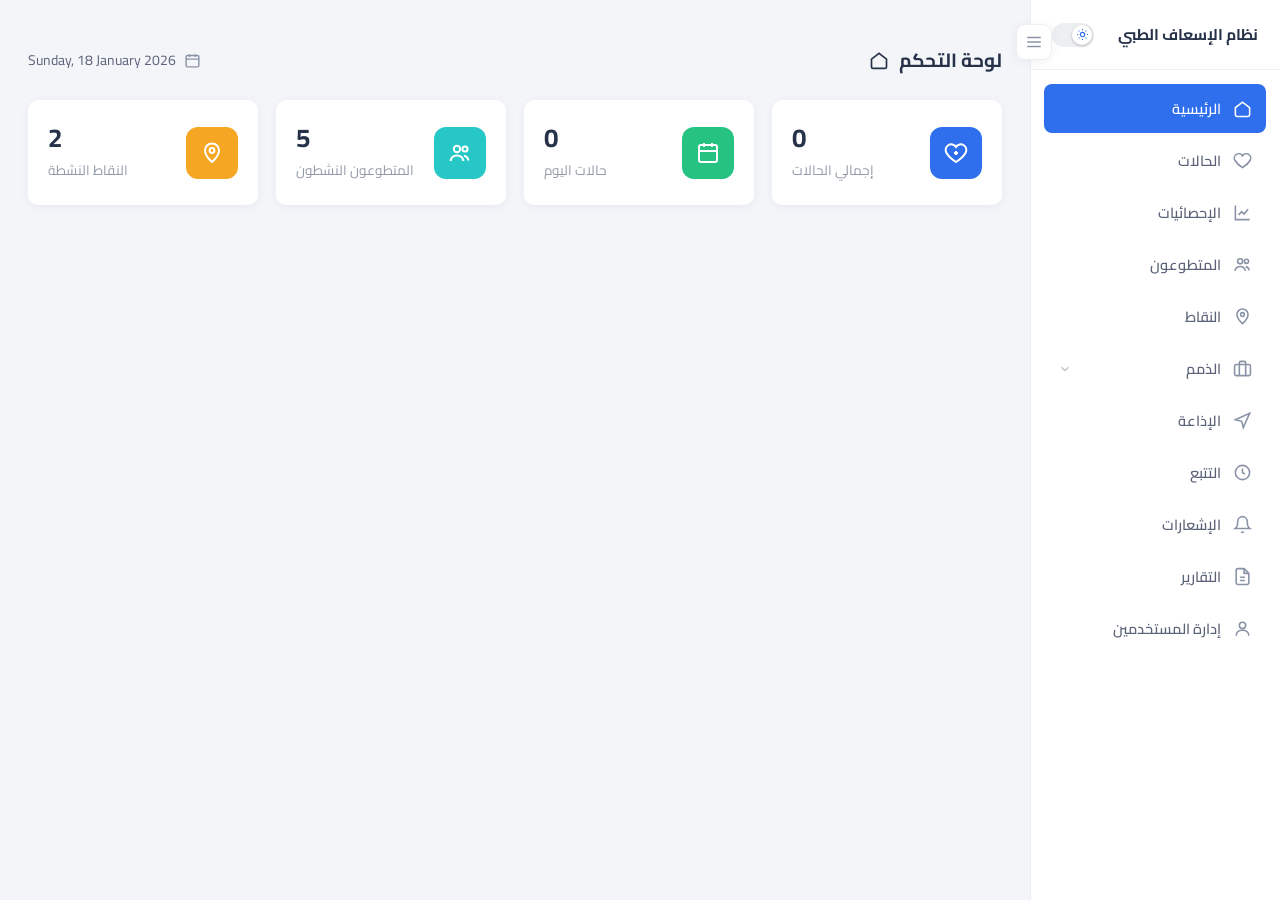
<file: dashboard.html>
<!DOCTYPE html>
<html lang="ar" dir="rtl">
<head>
<meta charset="UTF-8">
<meta name="viewport" content="width=device-width, initial-scale=1.0">
<title>نظام الإسعاف الطبي</title>
<link rel="preconnect" href="https://fonts.googleapis.com">
<link rel="preconnect" href="https://fonts.gstatic.com" crossorigin>
<link href="https://fonts.googleapis.com/css2?family=Cairo:wght@400;500;600;700;800&display=swap" rel="stylesheet">
<style>
  :root{
    --blue:#2F6FED;
    --blue-dark:#1E4FC4;
    --green:#26C281;
    --teal:#28C7C7;
    --orange:#F5A623;
    --purple:#8B5CF6;
    --red:#E5484D;
    --text:#26324A;
    --muted:#8A93A6;
    --border:#EDEFF3;
    --bg:#F3F5F9;
    --sidebar:#FFFFFF;
    --card:#FFFFFF;
    --card-shadow:0 2px 10px rgba(38,50,74,0.06);
    --nav-hover:#F5F6F9;
    --nav-text:#5B6478;
    --nav-icon:#8A93A6;
    --stat-label:#9198A8;
    --chev:#B7BEC9;
  }
  html[data-theme="dark"]{
    --blue:#4C86F5;
    --blue-dark:#3A6FE0;
    --green:#2ED993;
    --teal:#37D6D6;
    --orange:#F7B84D;
    --purple:#A78BFA;
    --red:#FF6B72;
    --text:#E7EAF2;
    --muted:#8D96AC;
    --border:#2A3247;
    --bg:#12172A;
    --sidebar:#171D33;
    --card:#171D33;
    --card-shadow:0 2px 10px rgba(0,0,0,0.28);
    --nav-hover:#1F2740;
    --nav-text:#B7BFD4;
    --nav-icon:#8D96AC;
    --stat-label:#8D96AC;
    --chev:#4A5372;
  }
  *{box-sizing:border-box;}
  html,body{margin:0;padding:0;}
  body{
    background:var(--bg);
    color:var(--text);
    font-family:'Cairo',sans-serif;
    min-height:100vh;
    transition:background .2s ease, color .2s ease;
  }
  .app{
    display:flex;
    min-height:100vh;
    position:relative;
  }
  /* ===== Sidebar (right) ===== */
  .sidebar{
    width:250px;
    flex-shrink:0;
    overflow:hidden;
    background:var(--sidebar);
    border-left:1px solid var(--border);
    will-change:width;
    transition:width .32s cubic-bezier(.4,0,.2,1), border-color .32s ease;
  }
  .sidebar.collapsed{
    width:0;
    border-left-color:transparent;
  }
  .sidebar-inner{
    width:250px;
    height:100%;
    display:flex;
    flex-direction:column;
    padding:0 0 16px;
  }
  .edge-toggle{
    position:absolute;
    top:24px;
    right:228px;
    width:36px;height:36px;
    border-radius:9px;
    background:var(--card);
    border:1px solid var(--border);
    display:flex;align-items:center;justify-content:center;
    cursor:pointer;
    padding:0;
    z-index:20;
    box-shadow:var(--card-shadow);
    will-change:right;
    transition:right .32s cubic-bezier(.4,0,.2,1), background .2s ease, border-color .2s ease;
  }
  .edge-toggle svg{width:18px;height:18px;color:var(--nav-icon);transition:transform .32s cubic-bezier(.4,0,.2,1);}
  .edge-toggle.collapsed{right:14px;}
  .sb-header{
    display:flex;align-items:center;justify-content:space-between;
    padding:20px 22px;border-bottom:1px solid var(--border);
    font-size:15.5px;font-weight:700;color:var(--text);
  }
  .sb-header svg{width:22px;height:22px;color:var(--muted);}
  .sb-nav{padding:14px 14px 0;display:flex;flex-direction:column;gap:3px;flex:1;overflow-y:auto;}
  .nav-item{
    display:flex;align-items:center;gap:12px;
    padding:11px 14px;border-radius:8px;
    font-size:14.5px;font-weight:600;color:var(--nav-text);
    text-decoration:none;
    transition:background .15s ease, color .15s ease;
  }
  .nav-item svg{width:19px;height:19px;flex:none;color:var(--nav-icon);}
  .nav-item.active{background:var(--blue);color:#fff;}
  .nav-item.active svg{color:#fff;}
  .nav-item:not(.active):hover{background:var(--nav-hover);}
  .nav-item .chev{margin-right:auto;width:14px;height:14px;color:var(--chev);}

  /* ===== Theme toggle ===== */
  .theme-toggle{
    display:flex;align-items:center;gap:8px;
    cursor:pointer;flex:none;
    width:42px;height:24px;border-radius:999px;
    background:var(--border);position:relative;
    transition:background .2s ease;
  }
  .theme-toggle .knob{
    position:absolute;top:2px;right:2px;
    width:20px;height:20px;border-radius:50%;
    background:#fff;box-shadow:0 1px 3px rgba(0,0,0,0.25);
    display:flex;align-items:center;justify-content:center;
    transition:right .2s ease, background .2s ease;
  }
  .theme-toggle .knob svg{width:13px;height:13px;color:var(--blue);}
  html[data-theme="dark"] .theme-toggle{background:var(--blue);}
  html[data-theme="dark"] .theme-toggle .knob{right:20px;background:#171D33;}
  html[data-theme="dark"] .theme-toggle .knob svg{color:#F7B84D;}

  /* ===== Main ===== */
  .main{flex:1;padding:24px 28px;}

  .page-row{
    display:flex;justify-content:space-between;align-items:center;margin:18px 0 22px;
  }
  .page-title{
    display:flex;align-items:center;gap:10px;font-size:19px;font-weight:700;color:var(--text);
    transition:margin-right .32s cubic-bezier(.4,0,.2,1);
  }
  .page-title svg{width:20px;height:20px;color:var(--text);}
  .page-date{
    display:flex;align-items:center;gap:8px;font-size:14px;color:var(--nav-text);
  }
  .page-date svg{width:17px;height:17px;color:var(--muted);}
  .sidebar.collapsed ~ .main .page-title{margin-right:46px;}

  .stat-grid{
    display:grid;grid-template-columns:repeat(4,1fr);gap:18px;
  }
  .stat-card{
    background:var(--card);border-radius:10px;
    box-shadow:var(--card-shadow);
    padding:22px 20px;
    display:flex;align-items:center;justify-content:space-between;
    transition:background .2s ease, box-shadow .2s ease;
  }
  .stat-text{display:flex;flex-direction:column;align-items:flex-end;}
  .stat-value{font-size:26px;font-weight:700;color:var(--text);line-height:1.2;}
  .stat-label{font-size:13.5px;color:var(--stat-label);margin-top:4px;}
  .stat-icon{
    width:52px;height:52px;border-radius:12px;flex:none;
    display:flex;align-items:center;justify-content:center;
  }
  .stat-icon svg{width:24px;height:24px;color:#fff;}
  .ic-blue{background:var(--blue);}
  .ic-green{background:var(--green);}
  .ic-teal{background:var(--teal);}
  .ic-orange{background:var(--orange);}

  /* ===== Stats view ===== */
  .view{transition:opacity .2s ease;}
  .subtabs{display:flex;gap:10px;margin-bottom:16px;flex-wrap:wrap;}
  .subtab-btn{
    flex:1;min-width:120px;
    font-family:inherit;
    border:1.5px solid var(--border);
    background:var(--card);
    color:var(--nav-text);
    font-weight:700;font-size:13.5px;
    padding:10px 12px;border-radius:999px;
    cursor:pointer;
    transition:background .18s ease, color .18s ease, border-color .18s ease;
  }
  .subtab-btn.active{
    background:var(--blue);border-color:var(--blue);color:#fff;
  }
  .stats-refresh-row{display:flex;justify-content:flex-end;margin-bottom:16px;}
  .btn-refresh{
    font-family:inherit;
    display:flex;align-items:center;gap:6px;
    border:1px solid var(--border);
    background:var(--card);color:var(--nav-text);
    font-weight:700;font-size:13px;
    padding:9px 16px;border-radius:8px;
    cursor:pointer;
    transition:background .15s ease, color .15s ease;
  }
  .btn-refresh:hover{background:var(--nav-hover);}
  .btn-refresh.spinning svg, .btn-refresh.spinning{animation:spin .7s linear infinite;}
  @keyframes spin{to{transform:rotate(360deg);}}

  .section-title{
    font-size:15px;font-weight:700;color:var(--text);
    margin:26px 0 12px;
    display:flex;align-items:center;gap:8px;
  }
  .section-title::before{
    content:"";width:4px;height:15px;background:var(--orange);
    border-radius:3px;display:inline-block;
  }
  .section-title:first-child{margin-top:0;}

  .stats-total-tile{
    background:linear-gradient(135deg, var(--blue) 0%, var(--blue-dark) 100%);
    border-radius:10px;
    padding:22px 24px;
    color:#fff;
    display:flex;align-items:center;justify-content:space-between;
    box-shadow:0 8px 20px rgba(47,111,237,0.24);
  }
  .stats-total-tile .stat-value{color:#fff;font-size:30px;}
  .stats-total-tile .stat-label{color:rgba(255,255,255,0.85);}

  .status-grid{display:grid;grid-template-columns:repeat(3,1fr);gap:14px;}
  .status-square{
    background:var(--card);border:1px solid var(--border);border-radius:10px;
    box-shadow:var(--card-shadow);
    padding:16px 10px;
    display:flex;flex-direction:column;align-items:center;text-align:center;
    transition:background .2s ease;
  }
  .status-square .stat-value{font-size:22px;}
  .status-square .stat-label{margin:4px 0 8px;}
  .status-square-pct{
    font-size:11px;font-weight:800;color:#fff;
    padding:2px 10px;border-radius:999px;
  }

  .stats-card{
    background:var(--card);border:1px solid var(--border);border-radius:10px;
    box-shadow:var(--card-shadow);padding:20px;
    transition:background .2s ease;
  }
  .donut-card{display:flex;flex-direction:column;align-items:center;gap:20px;}
  .donut-chart-holder{position:relative;flex-shrink:0;line-height:0;}
  .donut-chart-holder svg circle{transition:stroke .2s ease;}
  .donut-center{position:absolute;inset:0;display:flex;flex-direction:column;align-items:center;justify-content:center;}
  .donut-center-num{font-size:26px;font-weight:700;color:var(--text);line-height:1.1;}
  .donut-center-label{font-size:11.5px;color:var(--muted);margin-top:2px;}
  .donut-legend{display:flex;flex-direction:column;gap:11px;width:100%;}
  .donut-legend-row{display:flex;align-items:center;gap:9px;font-size:13.5px;}
  .donut-legend-dot{width:11px;height:11px;border-radius:50%;flex-shrink:0;}
  .donut-legend-label{flex:1;font-weight:600;color:var(--text);overflow:hidden;text-overflow:ellipsis;white-space:nowrap;}
  .donut-legend-value{font-weight:700;color:var(--text);white-space:nowrap;min-width:22px;text-align:center;}
  .donut-legend-pct{font-weight:700;font-size:11.5px;color:#fff;padding:3px 9px;border-radius:999px;min-width:44px;text-align:center;}

  .bar-row{margin-bottom:16px;}
  .bar-row:last-child{margin-bottom:0;}
  .bar-row-top{display:flex;justify-content:space-between;align-items:baseline;margin-bottom:7px;gap:10px;}
  .bar-row-name{font-size:13.5px;font-weight:600;color:var(--text);}
  .bar-row-count{font-size:13px;font-weight:700;color:var(--muted);flex-shrink:0;}
  .bar-track{height:8px;background:var(--bg);border-radius:99px;overflow:hidden;}
  .bar-fill{height:100%;border-radius:99px;transition:width .5s var(--ease,ease);}

  @media (max-width:900px){
    .stat-grid{grid-template-columns:repeat(2,1fr);}
    .status-grid{grid-template-columns:repeat(1,1fr);}
  }

  /* ===== Cases page ===== */
  .cases-layout{display:flex;flex-direction:column;gap:20px;}

  .case-form-card{
    background:var(--card);border-radius:14px;box-shadow:var(--card-shadow);
    border-top:4px solid var(--purple);
    padding:22px 20px;
    transition:background .2s ease;
  }
  .case-form-title{font-size:15px;font-weight:800;color:var(--text);margin-bottom:16px;display:flex;align-items:center;gap:8px;}
  .case-form-title svg{width:18px;height:18px;color:var(--purple);}

  .case-form-grid{display:grid;grid-template-columns:1fr 1fr;gap:0 18px;align-items:start;}
  @media (max-width:640px){.case-form-grid{grid-template-columns:1fr;}}

  .cf-field{margin-bottom:15px;}
  .cf-field label{display:block;font-size:12.5px;font-weight:700;color:var(--muted);margin-bottom:6px;}
  .cf-field input[type="text"],
  .cf-field input[type="number"],
  .cf-field input[type="date"],
  .cf-field select{
    width:100%;font-family:inherit;font-size:13.5px;color:var(--text);
    background:var(--bg);border:1.5px solid var(--border);border-radius:9px;
    padding:10px 12px;outline:none;transition:border-color .15s ease;
  }
  .cf-field input:focus, .cf-field select:focus{border-color:var(--blue);}

  .pill-group{display:flex;flex-wrap:wrap;gap:8px;justify-content:flex-start;}
  .pill-option{
    flex:none;text-align:center;
    font-size:12.5px;font-weight:700;
    padding:8px 18px;border-radius:999px;cursor:pointer;
    border:1.5px solid var(--border);color:var(--nav-text);background:var(--bg);
    transition:all .15s ease;user-select:none;
  }
  .pill-option:focus-visible{outline:2px solid var(--blue);outline-offset:2px;}
  .pill-option input{display:none;}
  .pill-option.checked{background:var(--blue);border-color:var(--blue);color:#fff;}
  .pill-option.sel-blue.checked{background:var(--blue);border-color:var(--blue);color:#fff;}
  .pill-option.sel-green.checked{background:var(--green);border-color:var(--green);color:#fff;}
  .pill-option.sel-orange.checked{background:var(--orange);border-color:var(--orange);color:#fff;}
  .pill-option.sel-red.checked{background:var(--red);border-color:var(--red);color:#fff;}

  .cf-transfer{margin-top:10px;display:none;}
  .cf-transfer.show{display:block;}

  .btn-save-case{
    width:100%;font-family:inherit;font-size:14.5px;font-weight:800;color:#fff;
    background:linear-gradient(135deg, var(--green) 0%, #1fae72 100%);
    border:none;border-radius:10px;padding:13px;cursor:pointer;
    box-shadow:0 8px 18px rgba(38,194,129,0.28);
    display:flex;align-items:center;justify-content:center;gap:8px;
    transition:transform .1s ease;
  }
  .btn-save-case:active{transform:scale(0.98);}
  .btn-save-case svg{width:18px;height:18px;}

  .records-panel{
    background:var(--card);border-radius:14px;box-shadow:var(--card-shadow);
    padding:20px;transition:background .2s ease;
  }
  .records-head-row{display:flex;align-items:center;justify-content:space-between;flex-wrap:wrap;gap:10px;margin-bottom:14px;}
  .records-count-badge{font-size:12.5px;font-weight:700;color:var(--nav-text);background:var(--bg);padding:6px 14px;border-radius:999px;}
  .records-count-badge b{color:var(--blue);}

  .record-card{
    display:flex;align-items:center;gap:12px;
    background:var(--bg);border-radius:12px;padding:12px 14px;margin-bottom:10px;
    border-right:4px solid var(--muted);
    transition:transform .12s ease, background .2s ease;
  }
  .record-card:hover{transform:translateX(-2px);}
  .record-card.st-shifaa{border-right-color:var(--green);}
  .record-card.st-naql{border-right-color:var(--orange);}
  .record-card.st-rafd{border-right-color:var(--red);}

  .record-avatar{
    width:42px;height:42px;border-radius:50%;flex:none;
    background:linear-gradient(135deg, var(--blue) 0%, var(--purple) 100%);
    color:#fff;font-weight:800;font-size:16px;
    display:flex;align-items:center;justify-content:center;
  }
  .record-body{flex:1;min-width:0;}
  .record-name-row{display:flex;align-items:center;gap:8px;flex-wrap:wrap;}
  .record-name{font-size:14px;font-weight:800;color:var(--text);}
  .record-meta{font-size:12px;color:var(--muted);margin-top:3px;display:flex;flex-wrap:wrap;gap:6px 12px;}
  .record-status-pill{font-size:11px;font-weight:800;padding:3px 10px;border-radius:999px;color:#fff;flex:none;}
  .record-status-pill.st-shifaa{background:var(--green);}
  .record-status-pill.st-naql{background:var(--orange);}
  .record-status-pill.st-rafd{background:var(--red);}
  .record-group-tag{font-size:10.5px;font-weight:700;color:var(--nav-text);background:var(--card);border:1px solid var(--border);padding:2px 8px;border-radius:999px;}
  .record-del-btn{
    flex:none;width:30px;height:30px;border-radius:8px;border:1px solid var(--border);
    background:var(--card);color:var(--red);cursor:pointer;font-size:15px;
    display:flex;align-items:center;justify-content:center;
    transition:background .15s ease;
  }
  .record-del-btn:hover{background:var(--red);color:#fff;border-color:var(--red);}
  .records-empty{text-align:center;padding:40px 10px;color:var(--muted);font-size:13.5px;}

  /* ===== Volunteers page ===== */
  .vol-toolbar{display:flex;justify-content:flex-end;margin-bottom:16px;}
  .btn-add{
    display:flex;align-items:center;gap:8px;
    background:linear-gradient(135deg, var(--purple) 0%, var(--blue) 100%);
    border:none;color:#fff;
    font-family:inherit;font-weight:700;font-size:13.5px;
    padding:11px 18px;border-radius:10px;
    cursor:pointer;
    box-shadow:0 8px 18px rgba(123,79,224,0.28);
    transition:transform .1s ease;
  }
  .btn-add:hover{transform:translateY(-1px);}
  .btn-add svg{width:16px;height:16px;}

  .vol-card{
    background:var(--card);border-radius:12px;box-shadow:var(--card-shadow);
    padding:20px 22px;margin-bottom:20px;
    transition:background .2s ease;
  }
  .filters-grid{display:grid;grid-template-columns:repeat(4,1fr);gap:24px;}
  .field label{
    display:flex;align-items:center;gap:6px;
    font-size:13px;font-weight:700;color:var(--nav-text);margin-bottom:8px;
  }
  .field label svg{width:14px;height:14px;color:var(--muted);}
  .field .search-wrap{position:relative;}
  .field input[type="text"]{
    width:100%;font-family:inherit;font-size:13.5px;
    border:1.5px solid var(--border);border-radius:9px;
    padding:10px 38px 10px 12px;
    background:var(--bg);color:var(--text);
    outline:none;
  }
  .field .search-wrap svg{
    position:absolute;left:12px;top:50%;transform:translateY(-50%);
    width:15px;height:15px;color:var(--muted);
  }
  .field select{
    width:100%;font-family:inherit;font-size:13.5px;font-weight:600;
    border:1.5px solid var(--border);border-radius:9px;
    padding:10px 12px;
    background:var(--bg);color:var(--text);
    outline:none;cursor:pointer;
  }
  .field input[type="text"]:focus, .field select:focus{border-color:var(--blue);}

  .list-head{
    display:flex;align-items:center;justify-content:space-between;
    margin-bottom:16px;flex-wrap:wrap;gap:10px;
  }
  .list-head-left{display:flex;align-items:center;gap:8px;font-weight:700;font-size:15px;color:var(--text);}
  .list-head-left svg{width:18px;height:18px;color:var(--muted);}
  .count-pill{
    background:var(--blue-dark);color:#fff;
    font-size:12.5px;font-weight:700;
    padding:5px 14px;border-radius:999px;
  }

  #volunteersTable{width:100%;border-collapse:collapse;}
  #volunteersTable thead th{
    text-align:right;font-size:12.5px;font-weight:700;color:var(--nav-text);
    padding:10px 10px;border-bottom:2px solid var(--border);
    white-space:nowrap;
  }
  #volunteersTable thead th.center, #volunteersTable tbody td.center{text-align:center;}
  #volunteersTable tbody td{
    padding:14px 10px;border-bottom:1px solid var(--border);
    font-size:14px;font-weight:600;color:var(--text);vertical-align:middle;
  }
  #volunteersTable tbody tr:last-child td{border-bottom:none;}
  .col-index{color:var(--muted);font-weight:700;}

  #pointsTable{width:100%;border-collapse:collapse;}
  #pointsTable thead th{
    text-align:right;font-size:12.5px;font-weight:700;color:var(--nav-text);
    padding:10px 10px;border-bottom:2px solid var(--border);
    white-space:nowrap;
  }
  #pointsTable thead th.center, #pointsTable tbody td.center{text-align:center;}
  #usersTable thead th.center, #usersTable tbody td.center{text-align:center;}
  #pointsTable tbody td{
    padding:14px 10px;border-bottom:1px solid var(--border);
    font-size:14px;font-weight:600;color:var(--text);vertical-align:middle;
  }
  #pointsTable tbody tr:last-child td{border-bottom:none;}

  .name-cell{display:flex;align-items:center;gap:8px;font-weight:800;}
  .name-cell svg{width:15px;height:15px;color:var(--muted);}

  .badge{
    display:inline-block;font-size:12.5px;font-weight:800;
    padding:5px 12px;border-radius:999px;
    border:1px solid transparent;
  }
  .badge-type{background:rgba(139,92,246,0.16);color:var(--purple);border-color:rgba(139,92,246,0.3);}
  .badge-active{background:rgba(38,194,129,0.16);color:var(--green);border-color:rgba(38,194,129,0.35);}
  .badge-inactive{background:rgba(229,72,77,0.16);color:var(--red);border-color:rgba(229,72,77,0.35);}
  .cases-pill{
    display:inline-flex;align-items:center;justify-content:center;
    min-width:30px;height:26px;padding:0 8px;
    background:#EAF1FD;color:var(--blue);
    font-weight:700;font-size:13px;border-radius:8px;
  }

  .actions-cell{display:flex;gap:8px;}
  .icon-btn{
    width:32px;height:32px;border-radius:8px;border:none;
    display:flex;align-items:center;justify-content:center;
    cursor:pointer;
  }
  .icon-btn svg{width:15px;height:15px;}
  .icon-edit{background:#EAF1FD;color:var(--blue);}
  .icon-edit:hover{background:#D9E7FC;}
  .icon-del{background:#FDEAE6;color:var(--orange);}
  .icon-del:hover{background:#FBDCD4;}

  .empty-state{
    display:flex;flex-direction:column;align-items:center;justify-content:center;
    padding:50px 20px;text-align:center;color:var(--muted);
  }
  .empty-state svg{width:46px;height:46px;color:var(--border);margin-bottom:14px;}
  .empty-state .t1{font-size:15px;font-weight:700;color:var(--text);margin-bottom:4px;}
  .empty-state .t2{font-size:13px;}

  .table-scroll{overflow-x:auto;}

  /* ===== Volunteer modal ===== */
  .modal-overlay{
    position:fixed;inset:0;background:rgba(20,25,45,0.45);
    display:none;align-items:center;justify-content:center;
    padding:20px;z-index:100;
  }
  .modal-overlay.open{display:flex;}
  .modal{
    background:var(--card);border-radius:14px;
    width:100%;max-width:520px;
    max-height:92vh;overflow-y:auto;
    box-shadow:0 20px 60px rgba(20,25,45,0.3);
  }
  .modal-header{
    display:flex;align-items:center;justify-content:space-between;
    padding:18px 22px;border-bottom:1px solid var(--border);
  }
  .modal-header h3{margin:0;font-size:16px;font-weight:800;}
  .modal-close{
    width:30px;height:30px;border-radius:8px;border:none;background:var(--bg);
    color:var(--muted);cursor:pointer;display:flex;align-items:center;justify-content:center;
  }
  .modal-close svg{width:14px;height:14px;}
  .modal-body{padding:20px 22px;display:grid;grid-template-columns:1fr 1fr;gap:14px;}
  .modal-body .full{grid-column:1 / -1;}
  .modal-body label{
    display:block;font-size:13px;font-weight:700;color:var(--nav-text);margin-bottom:7px;
  }
  .modal-body input, .modal-body select{
    width:100%;font-family:inherit;font-size:13.5px;
    border:1.5px solid var(--border);border-radius:9px;
    padding:10px 12px;background:var(--bg);color:var(--text);outline:none;
  }
  .modal-body input:focus, .modal-body select:focus{border-color:var(--blue);}
  .field-error{color:var(--red);font-size:12px;margin-top:5px;display:none;}
  .modal-footer{
    display:flex;justify-content:flex-end;gap:10px;
    padding:16px 22px 22px;
  }
  .btn{
    font-family:inherit;font-weight:700;font-size:13.5px;
    padding:10px 20px;border-radius:9px;border:none;cursor:pointer;
  }
  .btn-cancel{background:var(--bg);color:var(--nav-text);}
  .btn-cancel:hover{background:var(--border);}
  .btn-save{background:var(--blue);color:#fff;}
  .btn-save:hover{background:var(--blue-dark);}

  .toast{
    position:fixed;bottom:26px;left:50%;transform:translateX(-50%) translateY(10px);
    background:var(--text);color:#fff;font-size:13.5px;font-weight:600;
    padding:12px 22px;border-radius:10px;
    opacity:0;pointer-events:none;transition:opacity .2s ease, transform .2s ease;
    z-index:200;
  }
  .toast.show{opacity:1;transform:translateX(-50%) translateY(0);}

  @media (max-width:820px){
    .filters-grid{grid-template-columns:1fr 1fr;}
    .modal-body{grid-template-columns:1fr;}
  }
  @media (max-width:560px){
    .filters-grid{grid-template-columns:1fr;}
    #volunteersTable thead, #pointsTable thead, #usersTable thead{display:none;}
    #volunteersTable, #volunteersTable tbody, #volunteersTable tr, #volunteersTable td,
    #pointsTable, #pointsTable tbody, #pointsTable tr, #pointsTable td,
    #usersTable, #usersTable tbody, #usersTable tr, #usersTable td{display:block;width:100%;}
    #volunteersTable tbody tr, #pointsTable tbody tr, #usersTable tbody tr{
      border:1px solid var(--border);border-radius:10px;
      margin-bottom:12px;padding:6px 4px;
    }
    #volunteersTable tbody td, #pointsTable tbody td, #usersTable tbody td{
      border-bottom:none;display:flex;justify-content:space-between;align-items:center;
      padding:8px 12px;font-size:13px;
    }
    #volunteersTable tbody td::before, #pointsTable tbody td::before, #usersTable tbody td::before{
      content: attr(data-label);
      font-weight:700;color:var(--muted);font-size:12px;
    }
    .actions-cell{justify-content:flex-end;}
  }

  /* ===== Points page ===== */
  .points-hero{
    background:linear-gradient(120deg, var(--green) 0%, #159C7A 100%);
    border-radius:14px;
    padding:22px 26px;
    display:flex;align-items:center;justify-content:space-between;
    flex-wrap:wrap;gap:14px;
    box-shadow:0 10px 24px rgba(38,194,129,0.26);
    margin-bottom:20px;
  }
  .points-hero-title{
    display:flex;align-items:center;gap:10px;
    font-size:19px;font-weight:800;color:#fff;
  }
  .points-hero-title svg{width:22px;height:22px;color:#fff;flex:none;}
  .btn-add-white{
    display:flex;align-items:center;gap:8px;
    background:#fff;border:none;color:var(--green);
    font-family:inherit;font-weight:800;font-size:13.5px;
    padding:11px 18px;border-radius:10px;cursor:pointer;
    transition:transform .1s ease;
  }
  .btn-add-white:hover{transform:translateY(-1px);}
  .btn-add-white svg{width:16px;height:16px;}

  .list-head-left-muted{display:flex;align-items:center;gap:8px;font-weight:700;font-size:15px;color:var(--text);}
  .list-head-left-muted svg{width:18px;height:18px;color:var(--muted);}
  .count-pill-green{background:var(--green);color:#fff;font-size:12.5px;font-weight:700;padding:5px 14px;border-radius:999px;}

  .badge-open{background:rgba(38,194,129,0.16);color:var(--green);border-color:rgba(38,194,129,0.35);}
  .badge-closed{background:rgba(229,72,77,0.16);color:var(--red);border-color:rgba(229,72,77,0.35);}
  .vol-count-pill{
    display:inline-flex;align-items:center;gap:5px;justify-content:center;
    padding:5px 10px;background:#EAF1FD;color:var(--blue);
    font-weight:700;font-size:12.5px;border-radius:999px;
  }
  .icon-del-red{background:rgba(229,72,77,0.13);color:var(--red);}
  .icon-del-red:hover{background:var(--red);color:#fff;}
  .icon-view{background:rgba(40,199,199,0.16);color:var(--teal);}
  .icon-view:hover{background:var(--teal);color:#fff;}
  .point-name-cell{display:flex;align-items:center;gap:8px;font-weight:800;}
  .point-name-cell svg{width:15px;height:15px;color:var(--muted);flex:none;}

  /* ===== Users management ===== */
  .badge-role-medic{background:rgba(47,111,237,0.14);color:var(--blue);border-color:rgba(47,111,237,0.32);}
  .badge-role-admin{background:rgba(139,92,246,0.14);color:var(--purple);border-color:rgba(139,92,246,0.32);}
  .user-name-cell{display:flex;align-items:center;gap:10px;font-weight:800;}
  .user-avatar-sm{
    width:32px;height:32px;border-radius:50%;flex:none;
    background:linear-gradient(135deg, var(--blue) 0%, var(--purple) 100%);
    color:#fff;font-weight:800;font-size:13px;
    display:flex;align-items:center;justify-content:center;
  }
  .role-pill-group{display:flex;flex-wrap:wrap;gap:8px;}
  .role-pill-option{
    flex:1;min-width:130px;text-align:center;
    font-size:12.5px;font-weight:700;
    padding:10px 14px;border-radius:9px;cursor:pointer;
    border:1.5px solid var(--border);color:var(--nav-text);background:var(--bg);
    display:flex;align-items:center;justify-content:center;gap:6px;
    transition:all .15s ease;user-select:none;
  }
  .role-pill-option svg{width:15px;height:15px;}
  .role-pill-option input{display:none;}
  .role-pill-option.checked{background:var(--blue);border-color:var(--blue);color:#fff;}
  .role-pill-option.role-admin.checked{background:var(--purple);border-color:var(--purple);color:#fff;}
</style>
</head>
<body>
<div class="app">

  <button class="edge-toggle" id="edgeToggle" onclick="toggleSidebar()" aria-label="إظهار أو إخفاء القائمة الجانبية">
    <svg id="sidebarToggleIcon" viewBox="0 0 24 24" fill="none" stroke="currentColor" stroke-width="2"><line x1="3" y1="6" x2="21" y2="6"/><line x1="3" y1="12" x2="21" y2="12"/><line x1="3" y1="18" x2="21" y2="18"/></svg>
  </button>

  <div class="sidebar" id="sidebar">
   <div class="sidebar-inner">
    <div class="sb-header">
      نظام الإسعاف الطبي
      <span class="theme-toggle" onclick="toggleTheme()" role="button" aria-label="تبديل الوضع الليلي">
        <span class="knob">
          <svg id="themeIcon" viewBox="0 0 24 24" fill="none" stroke="currentColor" stroke-width="2"><circle cx="12" cy="12" r="4"/><path d="M12 2v2M12 20v2M4.9 4.9l1.4 1.4M17.7 17.7l1.4 1.4M2 12h2M20 12h2M4.9 19.1l1.4-1.4M17.7 6.3l1.4-1.4"/></svg>
        </span>
      </span>
    </div>
    <div class="sb-nav" id="sbNav">
      <a class="nav-item active" href="#" data-page="home" onclick="switchPage(event,'home')">
        <svg viewBox="0 0 24 24" fill="none" stroke="currentColor" stroke-width="2"><path d="M3 11l9-7 9 7v9a2 2 0 0 1-2 2H5a2 2 0 0 1-2-2z"/></svg>
        الرئيسية
      </a>
      <a class="nav-item" href="#" data-page="cases" onclick="switchPage(event,'cases')">
        <svg viewBox="0 0 24 24" fill="none" stroke="currentColor" stroke-width="2"><path d="M12 21s-7-4.5-9.5-9A5.5 5.5 0 0 1 12 6a5.5 5.5 0 0 1 9.5 6c-2.5 4.5-9.5 9-9.5 9z"/></svg>
        الحالات
      </a>
      <a class="nav-item" href="#" data-page="stats" onclick="switchPage(event,'stats')">
        <svg viewBox="0 0 24 24" fill="none" stroke="currentColor" stroke-width="2"><path d="M3 3v18h18M7 15l4-4 3 3 5-6"/></svg>
        الإحصائيات
      </a>
      <a class="nav-item" href="#" data-page="volunteers" onclick="switchPage(event,'volunteers')">
        <svg viewBox="0 0 24 24" fill="none" stroke="currentColor" stroke-width="2"><circle cx="9" cy="8" r="3.2"/><path d="M2.5 20c.7-3.6 3.3-5.5 6.5-5.5s5.8 1.9 6.5 5.5"/><circle cx="17" cy="8" r="2.6"/><path d="M16 14.7c2.4.4 4 2.1 4.5 4.8"/></svg>
        المتطوعون
      </a>
      <a class="nav-item" href="#" data-page="points" onclick="switchPage(event,'points')">
        <svg viewBox="0 0 24 24" fill="none" stroke="currentColor" stroke-width="2"><path d="M12 21s7-6.3 7-11.5A7 7 0 0 0 5 9.5C5 14.7 12 21 12 21z"/><circle cx="12" cy="9.5" r="2.4"/></svg>
        النقاط
      </a>
      <a class="nav-item" href="#">
        <svg viewBox="0 0 24 24" fill="none" stroke="currentColor" stroke-width="2"><rect x="2" y="7" width="20" height="14" rx="2"/><path d="M16 21V5a2 2 0 0 0-2-2h-4a2 2 0 0 0-2 2v16"/></svg>
        الذمم
        <svg class="chev" viewBox="0 0 24 24" fill="none" stroke="currentColor" stroke-width="2"><polyline points="6 9 12 15 18 9"/></svg>
      </a>
      <a class="nav-item" href="#">
        <svg viewBox="0 0 24 24" fill="none" stroke="currentColor" stroke-width="2"><path d="M3 11l18-8-8 18-2-8-8-2z"/></svg>
        الإذاعة
      </a>
      <a class="nav-item" href="#">
        <svg viewBox="0 0 24 24" fill="none" stroke="currentColor" stroke-width="2"><circle cx="12" cy="12" r="9"/><path d="M12 7v5l3 2"/></svg>
        التتبع
      </a>
      <a class="nav-item" href="#">
        <svg viewBox="0 0 24 24" fill="none" stroke="currentColor" stroke-width="2"><path d="M18 8a6 6 0 0 0-12 0c0 7-3 9-3 9h18s-3-2-3-9"/><path d="M13.7 21a2 2 0 0 1-3.4 0"/></svg>
        الإشعارات
      </a>
      <a class="nav-item" href="#">
        <svg viewBox="0 0 24 24" fill="none" stroke="currentColor" stroke-width="2"><path d="M14 2H6a2 2 0 0 0-2 2v16a2 2 0 0 0 2 2h12a2 2 0 0 0 2-2V8z"/><path d="M14 2v6h6M9 13h6M9 17h6"/></svg>
        التقارير
      </a>
      <a class="nav-item" href="#" data-page="users" onclick="switchPage(event,'users')">
        <svg viewBox="0 0 24 24" fill="none" stroke="currentColor" stroke-width="2"><circle cx="12" cy="8" r="4"/><path d="M4 21c0-4.4 3.6-7 8-7s8 2.6 8 7"/></svg>
        إدارة المستخدمين
      </a>
    </div>
   </div>
  </div>

  <div class="main">

   <div class="view" id="view-home">
    <div class="page-row">
      <div class="page-title">
        لوحة التحكم
        <svg viewBox="0 0 24 24" fill="none" stroke="currentColor" stroke-width="2"><path d="M3 11l9-7 9 7v9a2 2 0 0 1-2 2H5a2 2 0 0 1-2-2z"/></svg>
      </div>
      <div class="page-date">
        <svg viewBox="0 0 24 24" fill="none" stroke="currentColor" stroke-width="2"><rect x="3" y="5" width="18" height="16" rx="2"/><path d="M3 10h18M8 3v4M16 3v4"/></svg>
        Sunday, 18 January 2026
      </div>
    </div>

    <div class="stat-grid">
      <div class="stat-card">
        <div class="stat-icon ic-blue">
          <svg viewBox="0 0 24 24" fill="none" stroke="currentColor" stroke-width="2"><path d="M12 21s-7-4.5-9.5-9A5.5 5.5 0 0 1 12 6a5.5 5.5 0 0 1 9.5 6c-2.5 4.5-9.5 9-9.5 9z"/><path d="M12 10v4M10 12h4"/></svg>
        </div>
        <div class="stat-text">
          <div class="stat-value">0</div>
          <div class="stat-label">إجمالي الحالات</div>
        </div>
      </div>

      <div class="stat-card">
        <div class="stat-icon ic-green">
          <svg viewBox="0 0 24 24" fill="none" stroke="currentColor" stroke-width="2"><rect x="3" y="4" width="18" height="17" rx="2"/><path d="M16 2v4M8 2v4M3 10h18"/></svg>
        </div>
        <div class="stat-text">
          <div class="stat-value">0</div>
          <div class="stat-label">حالات اليوم</div>
        </div>
      </div>

      <div class="stat-card">
        <div class="stat-icon ic-teal">
          <svg viewBox="0 0 24 24" fill="none" stroke="currentColor" stroke-width="2"><circle cx="9" cy="8" r="3.2"/><path d="M2.5 20c.7-3.6 3.3-5.5 6.5-5.5s5.8 1.9 6.5 5.5"/><circle cx="17" cy="8" r="2.6"/><path d="M16 14.7c2.4.4 4 2.1 4.5 4.8"/></svg>
        </div>
        <div class="stat-text">
          <div class="stat-value">5</div>
          <div class="stat-label">المتطوعون النشطون</div>
        </div>
      </div>

      <div class="stat-card">
        <div class="stat-icon ic-orange">
          <svg viewBox="0 0 24 24" fill="none" stroke="currentColor" stroke-width="2"><path d="M12 21s7-6.3 7-11.5A7 7 0 0 0 5 9.5C5 14.7 12 21 12 21z"/><circle cx="12" cy="9.5" r="2.4"/></svg>
        </div>
        <div class="stat-text">
          <div class="stat-value">2</div>
          <div class="stat-label">النقاط النشطة</div>
        </div>
      </div>
    </div>
   </div>

   <div class="view" id="view-cases" hidden>
    <div class="page-row">
      <div class="page-title">
        الحالات
        <svg viewBox="0 0 24 24" fill="none" stroke="currentColor" stroke-width="2"><path d="M12 21s-7-4.5-9.5-9A5.5 5.5 0 0 1 12 6a5.5 5.5 0 0 1 9.5 6c-2.5 4.5-9.5 9-9.5 9z"/></svg>
      </div>
      <div class="page-date">
        <svg viewBox="0 0 24 24" fill="none" stroke="currentColor" stroke-width="2"><rect x="3" y="5" width="18" height="16" rx="2"/><path d="M3 10h18M8 3v4M16 3v4"/></svg>
        Sunday, 18 January 2026
      </div>
    </div>

    <div class="subtabs" id="caseGroupTabs">
      <button type="button" class="subtab-btn active" data-group="disaster" onclick="setCaseFormGroup(this,'disaster')">إدارة الكوارث</button>
      <button type="button" class="subtab-btn" data-group="safir" onclick="setCaseFormGroup(this,'safir')">السفير</button>
    </div>

    <div class="cases-layout">
      <!-- Registration form -->
      <div class="case-form-card">
        <div class="case-form-title">
          <svg viewBox="0 0 24 24" fill="none" stroke="currentColor" stroke-width="2"><path d="M9 5H7a2 2 0 0 0-2 2v12a2 2 0 0 0 2 2h10a2 2 0 0 0 2-2V7a2 2 0 0 0-2-2h-2"/><rect x="9" y="3" width="6" height="4" rx="1"/></svg>
          بيانات الحالة
        </div>

        <div class="case-form-grid">
          <div class="case-form-col">
            <div class="cf-field">
              <label>الاسم</label>
              <input type="text" id="cf-name" placeholder="اسم المصاب / المريض">
            </div>

            <div class="cf-field">
              <label>العمر</label>
              <input type="number" id="cf-age" inputmode="numeric" min="0" max="130" placeholder="العمر">
            </div>

            <div class="cf-field">
              <label>التشخيص</label>
              <select id="cf-diagnosis"></select>
            </div>

            <div class="cf-field">
              <label>رمز الفريق / النقطة</label>
              <input type="text" id="cf-team-code" list="teamCodeList" placeholder="اكتب رمز الفريق أو اختر من القائمة">
              <datalist id="teamCodeList"></datalist>
            </div>
          </div>

          <div class="case-form-col">
            <div class="cf-field">
              <label>الجنسية</label>
              <select id="cf-nationality"></select>
            </div>

            <div class="cf-field">
              <label>الجنس</label>
              <div class="pill-group" id="cf-gender-group"></div>
            </div>

            <div class="cf-field">
              <label>الحالة</label>
              <div class="pill-group" id="cf-status-group"></div>
              <div class="cf-transfer" id="cfTransferField">
                <input type="text" id="cf-transfer-location" placeholder="مكان النقل (إن وجد)">
              </div>
            </div>

            <div class="cf-field">
              <label>الشفت</label>
              <div class="pill-group" id="cf-shift-group"></div>
            </div>

            <div class="cf-field">
              <label>التاريخ</label>
              <input type="date" id="cf-date">
            </div>
          </div>
        </div>

        <button type="button" class="btn-save-case" onclick="saveCaseRecord()">
          <svg viewBox="0 0 24 24" fill="none" stroke="currentColor" stroke-width="2"><path d="M20 6L9 17l-5-5"/></svg>
          حفظ الحالة
        </button>
      </div>

      <!-- Records list -->
      <div class="records-panel">
        <div class="records-head-row">
          <div class="records-count-badge">عدد السجلات: <b id="casesRecordCount">0</b></div>
          <button class="btn-refresh" onclick="renderCasesList()">↻ تحديث</button>
        </div>
        <div id="casesListContent"></div>
      </div>
    </div>
   </div>

   <div class="view" id="view-stats" hidden>
    <div class="page-row">
      <div class="page-title">
        الإحصائيات
        <svg viewBox="0 0 24 24" fill="none" stroke="currentColor" stroke-width="2"><path d="M3 3v18h18M7 15l4-4 3 3 5-6"/></svg>
      </div>
      <div class="page-date">
        <svg viewBox="0 0 24 24" fill="none" stroke="currentColor" stroke-width="2"><rect x="3" y="5" width="18" height="16" rx="2"/><path d="M3 10h18M8 3v4M16 3v4"/></svg>
        Sunday, 18 January 2026
      </div>
    </div>

    <div class="subtabs" id="statsGroupTabs">
      <button type="button" class="subtab-btn active" data-group="all" onclick="setStatsGroup(this,'all')">الكل</button>
      <button type="button" class="subtab-btn" data-group="disaster" onclick="setStatsGroup(this,'disaster')">إدارة الكوارث</button>
      <button type="button" class="subtab-btn" data-group="safir" onclick="setStatsGroup(this,'safir')">السفير</button>
    </div>

    <div class="stats-refresh-row">
      <button class="btn-refresh" id="statsRefreshBtn" onclick="loadAndRenderStats(true)">↻ تحديث</button>
    </div>

    <div id="statsContent"></div>
   </div>

   <div class="view" id="view-volunteers" hidden>
    <div class="page-row">
      <div class="page-title">
        المتطوعون
        <svg viewBox="0 0 24 24" fill="none" stroke="currentColor" stroke-width="2"><circle cx="9" cy="8" r="3.2"/><path d="M2.5 20c.7-3.6 3.3-5.5 6.5-5.5s5.8 1.9 6.5 5.5"/><circle cx="17" cy="8" r="2.6"/><path d="M16 14.7c2.4.4 4 2.1 4.5 4.8"/></svg>
      </div>
      <div class="page-date">
        <svg viewBox="0 0 24 24" fill="none" stroke="currentColor" stroke-width="2"><rect x="3" y="5" width="18" height="16" rx="2"/><path d="M3 10h18M8 3v4M16 3v4"/></svg>
        Sunday, 18 January 2026
      </div>
    </div>

    <div class="vol-toolbar">
      <button class="btn-add" onclick="openModal()">
        <svg viewBox="0 0 24 24" fill="none" stroke="currentColor" stroke-width="2.2" stroke-linecap="round" stroke-linejoin="round"><path d="M16 21v-2a4 4 0 0 0-4-4H6a4 4 0 0 0-4 4v2"/><circle cx="9" cy="7" r="4"/><line x1="19" y1="8" x2="19" y2="14"/><line x1="22" y1="11" x2="16" y2="11"/></svg>
        إضافة متطوع جديد
      </button>
    </div>

    <div class="vol-card">
      <div class="filters-grid">
        <div class="field">
          <label><svg viewBox="0 0 24 24" fill="none" stroke="currentColor" stroke-width="2"><circle cx="11" cy="11" r="8"/><line x1="21" y1="21" x2="16.65" y2="16.65"/></svg>بحث</label>
          <div class="search-wrap">
            <input type="text" id="f-search" placeholder="اسم أو رقم هاتف..." oninput="renderTable()">
            <svg viewBox="0 0 24 24" fill="none" stroke="currentColor" stroke-width="2"><circle cx="11" cy="11" r="8"/><line x1="21" y1="21" x2="16.65" y2="16.65"/></svg>
          </div>
        </div>
        <div class="field">
          <label>المحافظة</label>
          <select id="f-gov" onchange="renderTable()">
            <option value="">جميع المحافظات</option>
          </select>
        </div>
        <div class="field">
          <label>الحالة</label>
          <select id="f-status" onchange="renderTable()">
            <option value="">جميع الحالات</option>
            <option value="نشط">نشط</option>
            <option value="غير نشط">غير نشط</option>
          </select>
        </div>
        <div class="field">
          <label>نوع المتطوع</label>
          <select id="f-type" onchange="renderTable()">
            <option value="">جميع الأنواع</option>
          </select>
        </div>
      </div>
    </div>

    <div class="vol-card">
      <div class="list-head">
        <div class="list-head-left">
          <svg viewBox="0 0 24 24" fill="none" stroke="currentColor" stroke-width="2"><line x1="8" y1="6" x2="21" y2="6"/><line x1="8" y1="12" x2="21" y2="12"/><line x1="8" y1="18" x2="21" y2="18"/><line x1="3" y1="6" x2="3.01" y2="6"/><line x1="3" y1="12" x2="3.01" y2="12"/><line x1="3" y1="18" x2="3.01" y2="18"/></svg>
          قائمة المتطوعين
        </div>
        <div class="count-pill" id="countPill">0 متطوع</div>
      </div>

      <div class="table-scroll">
        <table id="volunteersTable">
          <thead>
            <tr>
              <th>#</th>
              <th>الاسم الكامل</th>
              <th>رقم الهاتف</th>
              <th>النوع</th>
              <th>التخصص</th>
              <th>المحافظة</th>
              <th class="center">الحالة</th>
              <th class="center">الحالات</th>
              <th class="center">إجراءات</th>
            </tr>
          </thead>
          <tbody id="tableBody"></tbody>
        </table>
      </div>

      <div class="empty-state" id="emptyState" style="display:none;">
        <svg viewBox="0 0 24 24" fill="none" stroke="currentColor" stroke-width="1.6"><path d="M17 21v-2a4 4 0 0 0-4-4H5a4 4 0 0 0-4 4v2"/><circle cx="9" cy="7" r="4"/><path d="M23 21v-2a4 4 0 0 0-3-3.87"/><path d="M16 3.13a4 4 0 0 1 0 7.75"/></svg>
        <div class="t1" id="emptyTitle">لا يوجد متطوعون بعد</div>
        <div class="t2" id="emptySub">اضغط "إضافة متطوع جديد" لتسجيل أول متطوع</div>
      </div>
    </div>
   </div>

   <div class="view" id="view-points" hidden>
    <div class="points-hero">
      <button class="btn-add-white" onclick="openPointModal()">
        <svg viewBox="0 0 24 24" fill="none" stroke="currentColor" stroke-width="2.2" stroke-linecap="round" stroke-linejoin="round"><line x1="12" y1="5" x2="12" y2="19"/><line x1="5" y1="12" x2="19" y2="12"/></svg>
        إضافة نقطة جديدة
      </button>
      <div class="points-hero-title">
        إدارة النقاط
        <svg viewBox="0 0 24 24" fill="none" stroke="currentColor" stroke-width="2"><path d="M12 21s7-6.3 7-11.5A7 7 0 0 0 5 9.5C5 14.7 12 21 12 21z"/><circle cx="12" cy="9.5" r="2.4"/></svg>
      </div>
    </div>

    <div class="vol-card">
      <div class="filters-grid" style="grid-template-columns:repeat(3,1fr);">
        <div class="field">
          <label><svg viewBox="0 0 24 24" fill="none" stroke="currentColor" stroke-width="2"><rect x="2" y="4" width="20" height="4" rx="1"/><path d="M4 8v10a2 2 0 0 0 2 2h12a2 2 0 0 0 2-2V8"/><path d="M10 12h4"/></svg>المجموعة</label>
          <select id="pf-group" onchange="renderPointsTable()">
            <option value="">جميع المجموعات</option>
          </select>
        </div>
        <div class="field">
          <label><svg viewBox="0 0 24 24" fill="none" stroke="currentColor" stroke-width="2"><circle cx="12" cy="12" r="9"/><path d="M12 8v4l3 2"/></svg>الحالة</label>
          <select id="pf-status" onchange="renderPointsTable()">
            <option value="">جميع الحالات</option>
            <option value="مفتوحة">مفتوحة</option>
            <option value="مغلقة">مغلقة</option>
          </select>
        </div>
        <div class="field">
          <label><svg viewBox="0 0 24 24" fill="none" stroke="currentColor" stroke-width="2"><circle cx="11" cy="11" r="8"/><line x1="21" y1="21" x2="16.65" y2="16.65"/></svg>بحث سريع</label>
          <div class="search-wrap">
            <input type="text" id="pf-search" placeholder="اسم النقطة..." oninput="renderPointsTable()">
            <svg viewBox="0 0 24 24" fill="none" stroke="currentColor" stroke-width="2"><circle cx="11" cy="11" r="8"/><line x1="21" y1="21" x2="16.65" y2="16.65"/></svg>
          </div>
        </div>
      </div>
    </div>

    <div class="vol-card">
      <div class="list-head">
        <div class="list-head-left-muted">
          <svg viewBox="0 0 24 24" fill="none" stroke="currentColor" stroke-width="2"><line x1="8" y1="6" x2="21" y2="6"/><line x1="8" y1="12" x2="21" y2="12"/><line x1="8" y1="18" x2="21" y2="18"/><line x1="3" y1="6" x2="3.01" y2="6"/><line x1="3" y1="12" x2="3.01" y2="12"/><line x1="3" y1="18" x2="3.01" y2="18"/></svg>
          قائمة النقاط
        </div>
        <div class="count-pill-green" id="pointsCountPill">0 نقطة</div>
      </div>

      <div class="table-scroll">
        <table id="pointsTable">
          <thead>
            <tr>
              <th>#</th>
              <th>اسم النقطة</th>
              <th>المجموعة</th>
              <th class="center">المتطوعين</th>
              <th class="center">الحالة</th>
              <th>تاريخ الإضافة</th>
              <th class="center">إجراءات</th>
            </tr>
          </thead>
          <tbody id="pointsTableBody"></tbody>
        </table>
      </div>

      <div class="empty-state" id="pointsEmptyState" style="display:none;">
        <svg viewBox="0 0 24 24" fill="none" stroke="currentColor" stroke-width="1.6"><path d="M12 21s7-6.3 7-11.5A7 7 0 0 0 5 9.5C5 14.7 12 21 12 21z"/><circle cx="12" cy="9.5" r="2.4"/></svg>
        <div class="t1" id="pointsEmptyTitle">لا توجد نقاط بعد</div>
        <div class="t2" id="pointsEmptySub">اضغط "إضافة نقطة جديدة" لتسجيل أول نقطة</div>
      </div>
    </div>
   </div>

   <div class="view" id="view-users" hidden>
    <div class="page-row">
      <div class="page-title">
        إدارة المستخدمين
        <svg viewBox="0 0 24 24" fill="none" stroke="currentColor" stroke-width="2"><circle cx="12" cy="8" r="4"/><path d="M4 21c0-4.4 3.6-7 8-7s8 2.6 8 7"/></svg>
      </div>
      <div class="page-date">
        <svg viewBox="0 0 24 24" fill="none" stroke="currentColor" stroke-width="2"><rect x="3" y="5" width="18" height="16" rx="2"/><path d="M3 10h18M8 3v4M16 3v4"/></svg>
        Sunday, 18 January 2026
      </div>
    </div>

    <div class="vol-toolbar">
      <button class="btn-add" onclick="openUserModal()">
        <svg viewBox="0 0 24 24" fill="none" stroke="currentColor" stroke-width="2.2" stroke-linecap="round" stroke-linejoin="round"><path d="M16 21v-2a4 4 0 0 0-4-4H6a4 4 0 0 0-4 4v2"/><circle cx="9" cy="7" r="4"/><line x1="19" y1="8" x2="19" y2="14"/><line x1="22" y1="11" x2="16" y2="11"/></svg>
        إنشاء حساب مستخدم جديد
      </button>
    </div>

    <div class="vol-card">
      <div class="filters-grid" style="grid-template-columns:repeat(3,1fr);">
        <div class="field">
          <label><svg viewBox="0 0 24 24" fill="none" stroke="currentColor" stroke-width="2"><circle cx="11" cy="11" r="8"/><line x1="21" y1="21" x2="16.65" y2="16.65"/></svg>بحث</label>
          <div class="search-wrap">
            <input type="text" id="uf-search" placeholder="اسم أو اسم المستخدم..." oninput="renderUsersTable()">
            <svg viewBox="0 0 24 24" fill="none" stroke="currentColor" stroke-width="2"><circle cx="11" cy="11" r="8"/><line x1="21" y1="21" x2="16.65" y2="16.65"/></svg>
          </div>
        </div>
        <div class="field">
          <label>الصلاحية</label>
          <select id="uf-role" onchange="renderUsersTable()">
            <option value="">جميع الصلاحيات</option>
            <option value="مسعف">مسعف</option>
            <option value="اداري">إداري / مسؤول</option>
          </select>
        </div>
        <div class="field">
          <label>الحالة</label>
          <select id="uf-status" onchange="renderUsersTable()">
            <option value="">جميع الحالات</option>
            <option value="نشط">نشط</option>
            <option value="غير نشط">غير نشط</option>
          </select>
        </div>
      </div>
    </div>

    <div class="vol-card">
      <div class="list-head">
        <div class="list-head-left">
          <svg viewBox="0 0 24 24" fill="none" stroke="currentColor" stroke-width="2"><line x1="8" y1="6" x2="21" y2="6"/><line x1="8" y1="12" x2="21" y2="12"/><line x1="8" y1="18" x2="21" y2="18"/><line x1="3" y1="6" x2="3.01" y2="6"/><line x1="3" y1="12" x2="3.01" y2="12"/><line x1="3" y1="18" x2="3.01" y2="18"/></svg>
          قائمة المستخدمين
        </div>
        <div class="count-pill" id="usersCountPill">0 مستخدم</div>
      </div>

      <div class="table-scroll">
        <table id="usersTable">
          <thead>
            <tr>
              <th>#</th>
              <th>الاسم الكامل</th>
              <th>اسم المستخدم</th>
              <th>رقم الهاتف</th>
              <th class="center">الصلاحية</th>
              <th class="center">الحالة</th>
              <th class="center">إجراءات</th>
            </tr>
          </thead>
          <tbody id="usersTableBody"></tbody>
        </table>
      </div>

      <div class="empty-state" id="usersEmptyState" style="display:none;">
        <svg viewBox="0 0 24 24" fill="none" stroke="currentColor" stroke-width="1.6"><circle cx="12" cy="8" r="4"/><path d="M4 21c0-4.4 3.6-7 8-7s8 2.6 8 7"/></svg>
        <div class="t1" id="usersEmptyTitle">لا يوجد مستخدمون بعد</div>
        <div class="t2" id="usersEmptySub">اضغط "إنشاء حساب مستخدم جديد" لإضافة أول حساب</div>
      </div>
    </div>
   </div>

  </div>

</div>

<!-- Volunteer modal -->
<div class="modal-overlay" id="modalOverlay">
  <div class="modal">
    <div class="modal-header">
      <h3 id="modalTitle">إضافة متطوع جديد</h3>
      <button class="modal-close" onclick="closeModal()">
        <svg viewBox="0 0 24 24" fill="none" stroke="currentColor" stroke-width="2.3" stroke-linecap="round"><line x1="18" y1="6" x2="6" y2="18"/><line x1="6" y1="6" x2="18" y2="18"/></svg>
      </button>
    </div>
    <div class="modal-body">
      <div class="full">
        <label>الاسم الكامل</label>
        <input type="text" id="m-name" placeholder="اكتب الاسم الكامل">
        <div class="field-error" id="err-name">الاسم مطلوب</div>
      </div>
      <div>
        <label>رقم الهاتف</label>
        <input type="text" id="m-phone" placeholder="07xxxxxxxxx">
        <div class="field-error" id="err-phone">رقم هاتف صحيح مطلوب (10-11 رقم)</div>
      </div>
      <div>
        <label>نوع المتطوع</label>
        <select id="m-type">
          <option value="مسعف">مسعف</option>
          <option value="طبيب">طبيب</option>
          <option value="سائق إسعاف">سائق إسعاف</option>
          <option value="متطوع عام">متطوع عام</option>
        </select>
      </div>
      <div>
        <label>التخصص</label>
        <select id="m-spec">
          <option value="إسعاف">إسعاف</option>
          <option value="مستكشف حالات">مستكشف حالات</option>
          <option value="إسعافات أولية">إسعافات أولية</option>
          <option value="إنعاش قلبي">إنعاش قلبي</option>
        </select>
      </div>
      <div>
        <label>المحافظة</label>
        <select id="m-gov"></select>
      </div>
      <div class="full">
        <label>الحالة</label>
        <select id="m-status">
          <option value="نشط">نشط</option>
          <option value="غير نشط">غير نشط</option>
        </select>
      </div>
    </div>
    <div class="modal-footer">
      <button class="btn btn-cancel" onclick="closeModal()">إلغاء</button>
      <button class="btn btn-save" onclick="saveVolunteer()">حفظ</button>
    </div>
  </div>
</div>

<!-- Point modal -->
<div class="modal-overlay" id="pointModalOverlay">
  <div class="modal">
    <div class="modal-header">
      <h3 id="pointModalTitle">إضافة نقطة جديدة</h3>
      <button class="modal-close" onclick="closePointModal()">
        <svg viewBox="0 0 24 24" fill="none" stroke="currentColor" stroke-width="2.3" stroke-linecap="round"><line x1="18" y1="6" x2="6" y2="18"/><line x1="6" y1="6" x2="18" y2="18"/></svg>
      </button>
    </div>
    <div class="modal-body">
      <div class="full">
        <label>اسم النقطة</label>
        <input type="text" id="p-name" placeholder="مثال: ح1 - باب القبلة">
        <div class="field-error" id="err-p-name">اسم النقطة مطلوب</div>
      </div>
      <div>
        <label>المجموعة</label>
        <select id="p-group">
          <option value="">-</option>
        </select>
      </div>
      <div>
        <label>الحالة</label>
        <select id="p-status">
          <option value="مفتوحة">مفتوحة</option>
          <option value="مغلقة">مغلقة</option>
        </select>
      </div>
      <div>
        <label>عدد المتطوعين</label>
        <input type="number" id="p-volunteers" min="0" value="0">
      </div>
    </div>
    <div class="modal-footer">
      <button class="btn btn-cancel" onclick="closePointModal()">إلغاء</button>
      <button class="btn btn-save" onclick="savePointRecord()">حفظ</button>
    </div>
  </div>
</div>

<!-- User modal -->
<div class="modal-overlay" id="userModalOverlay">
  <div class="modal">
    <div class="modal-header">
      <h3 id="userModalTitle">إنشاء حساب مستخدم جديد</h3>
      <button class="modal-close" onclick="closeUserModal()">
        <svg viewBox="0 0 24 24" fill="none" stroke="currentColor" stroke-width="2.3" stroke-linecap="round"><line x1="18" y1="6" x2="6" y2="18"/><line x1="6" y1="6" x2="18" y2="18"/></svg>
      </button>
    </div>
    <div class="modal-body">
      <div class="full">
        <label>الاسم الكامل</label>
        <input type="text" id="u-name" placeholder="اكتب الاسم الكامل">
        <div class="field-error" id="err-u-name">الاسم مطلوب</div>
      </div>
      <div>
        <label>اسم المستخدم</label>
        <input type="text" id="u-username" placeholder="username" autocomplete="off">
        <div class="field-error" id="err-u-username">اسم المستخدم مطلوب (3 أحرف على الأقل)</div>
      </div>
      <div>
        <label>رقم الهاتف</label>
        <input type="text" id="u-phone" placeholder="07xxxxxxxxx">
      </div>
      <div class="full">
        <label>كلمة المرور</label>
        <input type="password" id="u-password" placeholder="6 أحرف على الأقل" autocomplete="new-password">
        <div class="field-error" id="err-u-password">كلمة المرور مطلوبة (6 أحرف على الأقل)</div>
      </div>
      <div class="full">
        <label>نوع الحساب</label>
        <div class="role-pill-group" id="u-role-group">
          <label class="role-pill-option role-medic checked" data-role="مسعف">
            <input type="radio" name="u-role" value="مسعف" checked>
            <svg viewBox="0 0 24 24" fill="none" stroke="currentColor" stroke-width="2"><circle cx="9" cy="8" r="3.2"/><path d="M2.5 20c.7-3.6 3.3-5.5 6.5-5.5s5.8 1.9 6.5 5.5"/></svg>
            مسعف
          </label>
          <label class="role-pill-option role-admin" data-role="اداري">
            <input type="radio" name="u-role" value="اداري">
            <svg viewBox="0 0 24 24" fill="none" stroke="currentColor" stroke-width="2"><circle cx="12" cy="8" r="4"/><path d="M4 21c0-4.4 3.6-7 8-7s8 2.6 8 7"/></svg>
            إداري / مسؤول
          </label>
        </div>
      </div>
      <div class="full">
        <label>الحالة</label>
        <select id="u-status">
          <option value="نشط">نشط</option>
          <option value="غير نشط">غير نشط</option>
        </select>
      </div>
    </div>
    <div class="modal-footer">
      <button class="btn btn-cancel" onclick="closeUserModal()">إلغاء</button>
      <button class="btn btn-save" onclick="saveUserRecord()">حفظ</button>
    </div>
  </div>
</div>

<div class="toast" id="toast"></div>

<script>
  const SUN_PATH = '<circle cx="12" cy="12" r="4"/><path d="M12 2v2M12 20v2M4.9 4.9l1.4 1.4M17.7 17.7l1.4 1.4M2 12h2M20 12h2M4.9 19.1l1.4-1.4M17.7 6.3l1.4-1.4"/>';
  const MOON_PATH = '<path d="M20 14.5A8.5 8.5 0 1 1 9.5 4a7 7 0 0 0 10.5 10.5z"/>';
  const HAMBURGER_PATH = '<line x1="3" y1="6" x2="21" y2="6"/><line x1="3" y1="12" x2="21" y2="12"/><line x1="3" y1="18" x2="21" y2="18"/>';
  const ARROW_LEFT_PATH = '<line x1="19" y1="12" x2="5" y2="12"/><polyline points="12 19 5 12 12 5"/>';

  function applyTheme(theme){
    document.documentElement.setAttribute('data-theme', theme);
    document.getElementById('themeIcon').innerHTML = theme === 'dark' ? MOON_PATH : SUN_PATH;
  }

  function toggleTheme(){
    const current = document.documentElement.getAttribute('data-theme') === 'dark' ? 'dark' : 'light';
    const next = current === 'dark' ? 'light' : 'dark';
    applyTheme(next);
    try { localStorage.setItem('theme', next); } catch(e) {}
    if(!document.getElementById('view-stats').hidden) loadAndRenderStats();
  }

  (function initTheme(){
    let saved = null;
    try { saved = localStorage.getItem('theme'); } catch(e) {}
    const prefersDark = window.matchMedia && window.matchMedia('(prefers-color-scheme: dark)').matches;
    applyTheme(saved || (prefersDark ? 'dark' : 'light'));
  })();

  function applySidebar(collapsed){
    document.getElementById('sidebar').classList.toggle('collapsed', collapsed);
    document.getElementById('edgeToggle').classList.toggle('collapsed', collapsed);
    document.getElementById('sidebarToggleIcon').innerHTML = collapsed ? ARROW_LEFT_PATH : HAMBURGER_PATH;
  }

  function toggleSidebar(){
    const collapsed = !document.getElementById('sidebar').classList.contains('collapsed');
    applySidebar(collapsed);
    try { localStorage.setItem('sidebarCollapsed', collapsed ? '1' : '0'); } catch(e) {}
  }

  (function initSidebar(){
    let saved = null;
    try { saved = localStorage.getItem('sidebarCollapsed'); } catch(e) {}
    applySidebar(saved === '1');
  })();

  document.addEventListener('DOMContentLoaded', function(){
    populateCaseFormOptions();
    initCaseFormEnterFlow();
    updateHomeStats();
  });

  /* ===== Page switching (sidebar nav) ===== */
  function switchPage(e, page){
    if(e && e.preventDefault) e.preventDefault();
    document.querySelectorAll('.nav-item[data-page]').forEach(el=>{
      el.classList.toggle('active', el.dataset.page === page);
    });
    document.getElementById('view-home').hidden = page !== 'home';
    document.getElementById('view-cases').hidden = page !== 'cases';
    document.getElementById('view-stats').hidden = page !== 'stats';
    document.getElementById('view-volunteers').hidden = page !== 'volunteers';
    document.getElementById('view-points').hidden = page !== 'points';
    document.getElementById('view-users').hidden = page !== 'users';
    if(page === 'stats') loadAndRenderStats();
    if(page === 'cases') { renderCasesList(); }
    if(page === 'volunteers') { renderTable(); }
    if(page === 'points') { renderPointsTable(); }
    if(page === 'users') { renderUsersTable(); }
  }

  /* ===== Case registration (data layer) ===== */
  const CASES_STORAGE_KEY = 'medDashboardCases';

  const NATIONALITY_OPTIONS = ['عراقي','إيراني','باكستاني','أفغاني','هندي','لبناني','سوري','بحريني','كويتي','سعودي','أذربيجاني','أخرى'];
  const GENDER_OPTIONS = ['ذكر','أنثى'];
  const DIAGNOSIS_OPTIONS = ['ارتفاع ضغط الدم','انخفاض ضغط الدم','ارتفاع السكر','انخفاض السكر','قياس ضغط او سكر','اعياء حراري','تضميد جرح','فقدان الوعي','إصابة قدم/ يد','انفلونزا','رعاف','اختناق','نوبة ربو','نوبة صرع','نزف','نوبة قلبية','الجهاز الهضمي','انخفاض النبض','إصابة ظهر','حروق','نوبة عصبية','كسور','سكتة دماغية','تضميد تطبير'];
  const TEAM_CODE_OPTIONS = ['ح1 باب القبلة','ح2 باب الرجاء','ح3 باب قاضي الحاجات','ح4 باب الشهداء','ح5 باب الكرامة','ح6 باب السلام','ح7 باب السدرة','ح8 باب السلطانية','ح9 باب الرأس','ح10 باب الزينبية'];
  const SHIFT_OPTIONS = ['صباحي','مسائي','ليلي'];
  const STATUS_OPTIONS = [
    {label:'شفاء', cls:'st-shifaa', pill:'sel-green'},
    {label:'نقل', cls:'st-naql', pill:'sel-orange'},
    {label:'رفض', cls:'st-rafd', pill:'sel-red'}
  ];
  const STATUS_COLOR_VAR = {'شفاء':'--green','نقل':'--orange','رفض':'--red'};
  const STATUS_CLASS = {'شفاء':'st-shifaa','نقل':'st-naql','رفض':'st-rafd'};
  const DIAGNOSIS_PALETTE = ['--blue','--teal','--orange','--green','--purple','--red'];
  const GROUP_LABELS = {disaster:'إدارة الكوارث', safir:'السفير'};

  function loadCases(){
    try{
      const raw = localStorage.getItem(CASES_STORAGE_KEY);
      const arr = raw ? JSON.parse(raw) : [];
      return Array.isArray(arr) ? arr : [];
    }catch(e){ return []; }
  }
  function saveCasesToStorage(list){
    try{ localStorage.setItem(CASES_STORAGE_KEY, JSON.stringify(list)); }catch(e){}
  }

  let caseFormGroup = 'disaster';
  let caseFormGender = null;
  let caseFormStatus = null;
  let caseFormShift = null;

  /* المجموعة تبقى ثابتة كما اختارها المستخدم ولا تتغير إلا يدويًا (لا يتم إعادة تعيينها بعد حفظ حالة) */
  function setCaseFormGroup(btn, group){
    caseFormGroup = group;
    document.querySelectorAll('#caseGroupTabs .subtab-btn').forEach(b=>{
      b.classList.toggle('active', b === btn);
    });
  }

  function buildPillGroup(containerId, options, onChange){
    const container = document.getElementById(containerId);
    container.innerHTML = options.map((opt, i)=>{
      const label = typeof opt === 'string' ? opt : opt.label;
      const colorCls = typeof opt === 'string' ? '' : ' ' + opt.pill;
      return `<label class="pill-option${colorCls}" tabindex="0" data-value="${escapeHtml(label)}">
        <input type="radio" name="${containerId}">${escapeHtml(label)}
      </label>`;
    }).join('');
    const selectPill = (el)=>{
      container.querySelectorAll('.pill-option').forEach(o=> o.classList.remove('checked'));
      el.classList.add('checked');
      onChange(el.dataset.value);
    };
    container.querySelectorAll('.pill-option').forEach(el=>{
      el.addEventListener('click', ()=> selectPill(el));
      el.addEventListener('keydown', (e)=>{
        if(e.key === 'Enter' || e.key === ' '){
          e.preventDefault();
          selectPill(el);
          if(e.key === 'Enter') focusNextField(el);
        }
      });
    });
  }

  /* ===== Keyboard flow: Enter moves to next fillable field ===== */
  function getOrderedFocusables(){
    const order = [];
    order.push(document.getElementById('cf-name'));
    order.push(document.getElementById('cf-nationality'));
    order.push(document.getElementById('cf-age'));
    order.push(document.querySelector('#cf-gender-group .pill-option.checked') || document.querySelector('#cf-gender-group .pill-option'));
    order.push(document.getElementById('cf-diagnosis'));
    order.push(document.querySelector('#cf-status-group .pill-option.checked') || document.querySelector('#cf-status-group .pill-option'));
    if(document.getElementById('cfTransferField').classList.contains('show')){
      order.push(document.getElementById('cf-transfer-location'));
    }
    order.push(document.getElementById('cf-team-code'));
    order.push(document.querySelector('#cf-shift-group .pill-option.checked') || document.querySelector('#cf-shift-group .pill-option'));
    order.push(document.getElementById('cf-date'));
    return order.filter(Boolean);
  }

  function focusNextField(current){
    const order = getOrderedFocusables();
    const idx = order.indexOf(current);
    if(idx > -1 && idx < order.length - 1){
      order[idx + 1].focus();
    } else {
      const saveBtn = document.querySelector('.btn-save-case');
      if(saveBtn) saveBtn.focus();
    }
  }

  function initCaseFormEnterFlow(){
    ['cf-name','cf-nationality','cf-age','cf-diagnosis','cf-transfer-location','cf-team-code','cf-date'].forEach(id=>{
      const el = document.getElementById(id);
      if(!el) return;
      el.addEventListener('keydown', (e)=>{
        if(e.key === 'Enter'){
          e.preventDefault();
          focusNextField(el);
        }
      });
    });
  }

  function populateCaseFormOptions(){
    const natSel = document.getElementById('cf-nationality');
    natSel.innerHTML = NATIONALITY_OPTIONS.map(o=>`<option>${escapeHtml(o)}</option>`).join('');

    const diagSel = document.getElementById('cf-diagnosis');
    diagSel.innerHTML = DIAGNOSIS_OPTIONS.map(o=>`<option>${escapeHtml(o)}</option>`).join('');

    const teamList = document.getElementById('teamCodeList');
    teamList.innerHTML = TEAM_CODE_OPTIONS.map(o=>`<option value="${escapeHtml(o)}"></option>`).join('');

    buildPillGroup('cf-gender-group', GENDER_OPTIONS, (val)=>{ caseFormGender = val; });
    buildPillGroup('cf-shift-group', SHIFT_OPTIONS, (val)=>{ caseFormShift = val; });
    buildPillGroup('cf-status-group', STATUS_OPTIONS, (val)=>{
      caseFormStatus = val;
      document.getElementById('cfTransferField').classList.toggle('show', val === 'نقل');
    });

    const dateInput = document.getElementById('cf-date');
    if(dateInput && !dateInput.value){
      const d = new Date();
      dateInput.value = d.toISOString().slice(0,10);
    }
  }

  function resetCaseForm(){
    document.getElementById('cf-name').value = '';
    document.getElementById('cf-age').value = '';
    document.getElementById('cf-transfer-location').value = '';
    document.getElementById('cf-team-code').value = '';
    document.querySelectorAll('#view-cases .pill-option').forEach(o=> o.classList.remove('checked'));
    document.getElementById('cfTransferField').classList.remove('show');
    caseFormGender = null; caseFormStatus = null; caseFormShift = null;
    const d = new Date();
    document.getElementById('cf-date').value = d.toISOString().slice(0,10);
  }

  function saveCaseRecord(){
    const name = document.getElementById('cf-name').value.trim();
    if(!name){ document.getElementById('cf-name').focus(); return; }
    if(!caseFormGender){ alert('فضلاً اختر الجنس'); return; }
    if(!caseFormStatus){ alert('فضلاً اختر الحالة'); return; }
    if(!caseFormShift){ alert('فضلاً اختر الشفت'); return; }

    const record = {
      id: 'c' + Date.now() + Math.random().toString(36).slice(2,7),
      group: caseFormGroup,
      name,
      nationality: document.getElementById('cf-nationality').value,
      age: document.getElementById('cf-age').value,
      gender: caseFormGender,
      diagnosis: document.getElementById('cf-diagnosis').value,
      status: caseFormStatus,
      transferLocation: caseFormStatus === 'نقل' ? document.getElementById('cf-transfer-location').value.trim() : '',
      teamCode: document.getElementById('cf-team-code').value.trim(),
      shift: caseFormShift,
      date: document.getElementById('cf-date').value,
      createdAt: Date.now()
    };

    const list = loadCases();
    list.push(record);
    saveCasesToStorage(list);

    resetCaseForm();
    renderCasesList();
    updateHomeStats();
    if(!document.getElementById('view-stats').hidden) loadAndRenderStats();
  }

  function deleteCaseRecord(id){
    if(!confirm('هل تريد حذف هذه الحالة؟')) return;
    const list = loadCases().filter(c=> c.id !== id);
    saveCasesToStorage(list);
    renderCasesList();
    updateHomeStats();
    if(!document.getElementById('view-stats').hidden) loadAndRenderStats();
  }

  function renderCasesList(){
    const list = loadCases()
      .sort((a,b)=> b.createdAt - a.createdAt);

    document.getElementById('casesRecordCount').textContent = list.length;
    const container = document.getElementById('casesListContent');

    if(list.length === 0){
      container.innerHTML = `<div class="records-empty">لا توجد سجلات محفوظة بعد</div>`;
      return;
    }

    container.innerHTML = list.map(c=>{
      const initial = (c.name || '؟').trim().charAt(0);
      const cls = STATUS_CLASS[c.status] || '';
      const metaParts = [];
      if(c.age) metaParts.push(c.age + ' سنة');
      if(c.gender) metaParts.push(c.gender);
      if(c.diagnosis) metaParts.push(c.diagnosis);
      if(c.teamCode) metaParts.push(c.teamCode);
      if(c.shift) metaParts.push(c.shift);
      if(c.date) metaParts.push(c.date);
      if(c.status === 'نقل' && c.transferLocation) metaParts.push('نقل إلى: ' + c.transferLocation);
      return `<div class="record-card ${cls}">
        <div class="record-avatar">${escapeHtml(initial)}</div>
        <div class="record-body">
          <div class="record-name-row">
            <span class="record-name">${escapeHtml(c.name)}</span>
            <span class="record-status-pill ${cls}">${escapeHtml(c.status)}</span>
            <span class="record-group-tag">${escapeHtml(GROUP_LABELS[c.group] || c.group)}</span>
          </div>
          <div class="record-meta">${metaParts.map(escapeHtml).join(' · ')}</div>
        </div>
        <button class="record-del-btn" title="حذف" onclick="deleteCaseRecord('${c.id}')">✕</button>
      </div>`;
    }).join('');
  }

  function updateHomeStats(){
    const list = loadCases();
    const today = new Date().toISOString().slice(0,10);
    const totalEl = document.querySelector('#view-home .stat-card:nth-child(1) .stat-value');
    const todayEl = document.querySelector('#view-home .stat-card:nth-child(2) .stat-value');
    if(totalEl) totalEl.textContent = list.length;
    if(todayEl) todayEl.textContent = list.filter(c=> c.date === today).length;
  }

  /* ===== Statistics view (computed live from registered cases) ===== */
  function computeStatsData(group){
    const all = loadCases();
    const filtered = group === 'all' ? all : all.filter(c=> c.group === group);
    const total = filtered.length;

    const status = STATUS_OPTIONS.map(s=>{
      const count = filtered.filter(c=> c.status === s.label).length;
      return {label:s.label, count, colorVar: STATUS_COLOR_VAR[s.label]};
    });

    const diagCounts = {};
    filtered.forEach(c=>{
      const d = c.diagnosis || 'غير محدد';
      diagCounts[d] = (diagCounts[d] || 0) + 1;
    });
    const diagEntries = Object.entries(diagCounts).sort((a,b)=> b[1]-a[1]);
    const topDiag = diagEntries.slice(0,5).map(([label,count], i)=> ({label, count, colorVar: DIAGNOSIS_PALETTE[i % DIAGNOSIS_PALETTE.length]}));
    const restCount = diagEntries.slice(5).reduce((s,[,c])=> s+c, 0);
    const diagnosis = restCount > 0 ? [...topDiag, {label:'أخرى', count:restCount, colorVar:'--muted'}] : topDiag;

    const pointCounts = {};
    filtered.forEach(c=>{
      const p = c.teamCode || 'غير محدد';
      pointCounts[p] = (pointCounts[p] || 0) + 1;
    });
    const points = Object.entries(pointCounts).sort((a,b)=> b[1]-a[1]).slice(0,6).map(([label,count])=> ({label, count}));

    return {total, status, diagnosis, points};
  }

  let statsActiveGroup = 'all';

  function setStatsGroup(btn, group){
    statsActiveGroup = group;
    document.querySelectorAll('#statsGroupTabs .subtab-btn').forEach(b=>{
      b.classList.toggle('active', b === btn);
    });
    loadAndRenderStats();
  }

  function resolveColor(varName){
    return getComputedStyle(document.documentElement).getPropertyValue(varName).trim();
  }

  function escapeHtml(s){
    return String(s).replace(/[&<>"']/g, c => ({'&':'&amp;','<':'&lt;','>':'&gt;','"':'&quot;',"'":'&#39;'}[c]));
  }

  function buildDonutSvg(data, size, strokeWidth){
    const r = (size - strokeWidth) / 2;
    const cx = size / 2, cy = size / 2;
    const circumference = 2 * Math.PI * r;
    const total = data.reduce((s,d)=> s + d.count, 0);
    let cumulative = 0;
    const segments = data.map(d=>{
      const len = total > 0 ? (d.count / total) * circumference : 0;
      const dashoffset = -cumulative;
      cumulative += len;
      return `<circle cx="${cx}" cy="${cy}" r="${r}" fill="none" stroke="${d.color}" stroke-width="${strokeWidth}" stroke-dasharray="${len} ${circumference - len}" stroke-dashoffset="${dashoffset}" transform="rotate(-90 ${cx} ${cy})"></circle>`;
    }).join('');
    const trackColor = resolveColor('--bg');
    return `<svg viewBox="0 0 ${size} ${size}" width="${size}" height="${size}">
      <circle cx="${cx}" cy="${cy}" r="${r}" fill="none" stroke="${trackColor}" stroke-width="${strokeWidth}"></circle>
      ${segments}
    </svg>`;
  }

  function loadAndRenderStats(manualRefresh){
    const btn = document.getElementById('statsRefreshBtn');
    if(manualRefresh && btn){
      btn.classList.add('spinning');
      setTimeout(()=> btn.classList.remove('spinning'), 500);
    }

    const data = computeStatsData(statsActiveGroup);
    const container = document.getElementById('statsContent');

    const statusRows = data.status.map(d=>{
      const color = resolveColor(d.colorVar);
      const pct = data.total > 0 ? Math.round((d.count / data.total) * 100) : 0;
      return `<div class="status-square">
        <div class="stat-value" style="color:${color}">${d.count}</div>
        <div class="stat-label">${escapeHtml(d.label)}</div>
        <div class="status-square-pct" style="background:${color}">${pct}%</div>
      </div>`;
    }).join('');

    const diagnosisColored = data.diagnosis.map(d=> ({...d, color: resolveColor(d.colorVar)}));
    const diagTotal = diagnosisColored.reduce((s,d)=> s + d.count, 0);
    const donutSvg = buildDonutSvg(diagnosisColored, 168, 22);
    const legendRows = diagnosisColored.length ? diagnosisColored.map(d=>{
      const pct = diagTotal > 0 ? Math.round((d.count / diagTotal) * 100) : 0;
      return `<div class="donut-legend-row">
        <span class="donut-legend-dot" style="background:${d.color}"></span>
        <span class="donut-legend-label">${escapeHtml(d.label)}</span>
        <span class="donut-legend-value">${d.count}</span>
        <span class="donut-legend-pct" style="background:${d.color}">${pct}%</span>
      </div>`;
    }).join('') : `<div class="records-empty">لا توجد بيانات بعد</div>`;

    const maxPoint = data.points.length ? Math.max(...data.points.map(p=> p.count)) : 0;
    const barRows = data.points.length ? data.points.map(p=>{
      const pct = maxPoint > 0 ? Math.round((p.count / maxPoint) * 100) : 0;
      return `<div class="bar-row">
        <div class="bar-row-top">
          <span class="bar-row-name">${escapeHtml(p.label)}</span>
          <span class="bar-row-count">${p.count}</span>
        </div>
        <div class="bar-track"><div class="bar-fill" style="width:${pct}%;background:linear-gradient(90deg, var(--blue) 0%, var(--teal) 100%)"></div></div>
      </div>`;
    }).join('') : `<div class="records-empty">لا توجد بيانات بعد</div>`;

    container.innerHTML = `
      <div class="stats-total-tile" style="margin-bottom:20px;">
        <div>
          <div class="stat-value">${data.total}</div>
          <div class="stat-label">إجمالي عدد الحالات</div>
        </div>
      </div>

      <div class="section-title">التوزيع حسب الحالة</div>
      <div class="status-grid">${statusRows}</div>

      <div class="section-title">عدد الحالات حسب التشخيص</div>
      <div class="stats-card donut-card">
        <div class="donut-chart-holder">
          ${donutSvg}
          <div class="donut-center">
            <div class="donut-center-num">${diagTotal}</div>
            <div class="donut-center-label">إجمالي الحالات</div>
          </div>
        </div>
        <div class="donut-legend">${legendRows}</div>
      </div>

      <div class="section-title">عدد الحالات حسب النقطة</div>
      <div class="stats-card">${barRows}</div>
    `;
  }
</script>

<!-- ===== Volunteers management ===== -->
<script>
  const VOL_STORAGE_KEY = 'volunteers_data_v1';

  const GOVERNORATES = [
    'بغداد','البصرة','نينوى','أربيل','النجف','كربلاء','الأنبار','ديالى',
    'كركوك','واسط','ميسان','ذي قار','القادسية','بابل','صلاح الدين',
    'دهوك','السليمانية','المثنى'
  ];

  const VOL_TYPES = ['مسعف','طبيب','سائق إسعاف','متطوع عام'];

  let editingVolunteerId = null;

  function loadVolunteers(){
    try{
      const raw = localStorage.getItem(VOL_STORAGE_KEY);
      return raw ? JSON.parse(raw) : [];
    }catch(e){ return []; }
  }

  function saveVolunteersToStorage(list){
    localStorage.setItem(VOL_STORAGE_KEY, JSON.stringify(list));
  }

  function populateStaticSelects(){
    const govSelects = [document.getElementById('f-gov'), document.getElementById('m-gov')];
    govSelects.forEach((sel)=>{
      GOVERNORATES.forEach(g=>{
        const opt = document.createElement('option');
        opt.value = g; opt.textContent = g;
        sel.appendChild(opt);
      });
    });

    const typeFilter = document.getElementById('f-type');
    VOL_TYPES.forEach(t=>{
      const opt = document.createElement('option');
      opt.value = t; opt.textContent = t;
      typeFilter.appendChild(opt);
    });
  }

  function updateCountPill(n){
    document.getElementById('countPill').textContent = n + ' متطوع';
  }

  function renderTable(){
    const all = loadVolunteers();
    const search = document.getElementById('f-search').value.trim().toLowerCase();
    const gov = document.getElementById('f-gov').value;
    const status = document.getElementById('f-status').value;
    const type = document.getElementById('f-type').value;

    const filtered = all.filter(v=>{
      if(gov && v.gov !== gov) return false;
      if(status && v.status !== status) return false;
      if(type && v.type !== type) return false;
      if(search){
        const hay = (v.name + ' ' + v.phone).toLowerCase();
        if(!hay.includes(search)) return false;
      }
      return true;
    });

    updateCountPill(all.length);

    const tbody = document.getElementById('tableBody');
    const emptyState = document.getElementById('emptyState');
    const table = document.getElementById('volunteersTable');

    if(filtered.length === 0){
      table.style.display = 'none';
      emptyState.style.display = 'flex';
      const emptyTitle = document.getElementById('emptyTitle');
      const emptySub = document.getElementById('emptySub');
      if(all.length === 0){
        emptyTitle.textContent = 'لا يوجد متطوعون بعد';
        emptySub.textContent = 'اضغط "إضافة متطوع جديد" لتسجيل أول متطوع';
      } else {
        emptyTitle.textContent = 'لا توجد نتائج مطابقة';
        emptySub.textContent = 'جرّب تغيير كلمة البحث أو الفلاتر';
      }
      tbody.innerHTML = '';
      return;
    }

    table.style.display = '';
    emptyState.style.display = 'none';

    tbody.innerHTML = filtered.map((v, i)=>{
      const statusCls = v.status === 'نشط' ? 'badge-active' : 'badge-inactive';
      return `<tr>
        <td class="col-index" data-label="#">${i+1}</td>
        <td data-label="الاسم الكامل">
          <div class="name-cell">
            <svg viewBox="0 0 24 24" fill="none" stroke="currentColor" stroke-width="2"><path d="M20 21v-2a4 4 0 0 0-4-4H8a4 4 0 0 0-4 4v2"/><circle cx="12" cy="7" r="4"/></svg>
            ${escapeHtml(v.name)}
          </div>
        </td>
        <td data-label="رقم الهاتف">${escapeHtml(v.phone)}</td>
        <td data-label="النوع"><span class="badge badge-type">${escapeHtml(v.type)}</span></td>
        <td data-label="التخصص">${escapeHtml(v.spec)}</td>
        <td data-label="المحافظة">${escapeHtml(v.gov)}</td>
        <td class="center" data-label="الحالة"><span class="badge ${statusCls}">${escapeHtml(v.status)}</span></td>
        <td class="center" data-label="الحالات"><span class="cases-pill">${v.cases || 0}</span></td>
        <td class="center" data-label="إجراءات">
          <div class="actions-cell">
            <button class="icon-btn icon-edit" title="تعديل" onclick="openModal('${v.id}')">
              <svg viewBox="0 0 24 24" fill="none" stroke="currentColor" stroke-width="2"><path d="M11 4H4a2 2 0 0 0-2 2v14a2 2 0 0 0 2 2h14a2 2 0 0 0 2-2v-7"/><path d="M18.5 2.5a2.12 2.12 0 0 1 3 3L12 15l-4 1 1-4 9.5-9.5z"/></svg>
            </button>
            <button class="icon-btn icon-del" title="حذف" onclick="deleteVolunteer('${v.id}')">
              <svg viewBox="0 0 24 24" fill="none" stroke="currentColor" stroke-width="2"><polyline points="3 6 5 6 21 6"/><path d="M19 6l-1 14a2 2 0 0 1-2 2H8a2 2 0 0 1-2-2L5 6"/><path d="M10 11v6"/><path d="M14 11v6"/><path d="M9 6V4a1 1 0 0 1 1-1h4a1 1 0 0 1 1 1v2"/></svg>
            </button>
          </div>
        </td>
      </tr>`;
    }).join('');
  }

  function openModal(id){
    editingVolunteerId = id || null;
    document.getElementById('err-name').style.display = 'none';
    document.getElementById('err-phone').style.display = 'none';

    if(id){
      const v = loadVolunteers().find(x=> x.id === id);
      if(!v) return;
      document.getElementById('modalTitle').textContent = 'تعديل بيانات المتطوع';
      document.getElementById('m-name').value = v.name;
      document.getElementById('m-phone').value = v.phone;
      document.getElementById('m-type').value = v.type;
      document.getElementById('m-spec').value = v.spec;
      document.getElementById('m-gov').value = v.gov;
      document.getElementById('m-status').value = v.status;
    } else {
      document.getElementById('modalTitle').textContent = 'إضافة متطوع جديد';
      document.getElementById('m-name').value = '';
      document.getElementById('m-phone').value = '';
      document.getElementById('m-type').value = VOL_TYPES[0];
      document.getElementById('m-spec').value = 'إسعاف';
      document.getElementById('m-gov').value = GOVERNORATES[0];
      document.getElementById('m-status').value = 'نشط';
    }
    document.getElementById('modalOverlay').classList.add('open');
  }

  function closeModal(){
    document.getElementById('modalOverlay').classList.remove('open');
    editingVolunteerId = null;
  }

  function showToast(msg){
    const t = document.getElementById('toast');
    t.textContent = msg;
    t.classList.add('show');
    setTimeout(()=> t.classList.remove('show'), 1800);
  }

  function saveVolunteer(){
    const name = document.getElementById('m-name').value.trim();
    const phone = document.getElementById('m-phone').value.trim();
    const phoneOk = /^[0-9]{10,11}$/.test(phone);

    let valid = true;
    if(!name){ document.getElementById('err-name').style.display='block'; valid = false; }
    else { document.getElementById('err-name').style.display='none'; }
    if(!phoneOk){ document.getElementById('err-phone').style.display='block'; valid = false; }
    else { document.getElementById('err-phone').style.display='none'; }
    if(!valid) return;

    const record = {
      id: editingVolunteerId || ('v_' + Date.now()),
      name,
      phone,
      type: document.getElementById('m-type').value,
      spec: document.getElementById('m-spec').value,
      gov: document.getElementById('m-gov').value,
      status: document.getElementById('m-status').value,
      cases: 0
    };

    const list = loadVolunteers();
    if(editingVolunteerId){
      const idx = list.findIndex(x=> x.id === editingVolunteerId);
      if(idx > -1){ record.cases = list[idx].cases || 0; list[idx] = record; }
    } else {
      list.push(record);
    }
    saveVolunteersToStorage(list);
    closeModal();
    renderTable();
    showToast(editingVolunteerId ? 'تم تحديث بيانات المتطوع' : 'تمت إضافة المتطوع بنجاح');
  }

  function deleteVolunteer(id){
    if(!confirm('هل تريد حذف هذا المتطوع؟')) return;
    const list = loadVolunteers().filter(v=> v.id !== id);
    saveVolunteersToStorage(list);
    renderTable();
    showToast('تم حذف المتطوع');
  }

  document.getElementById('modalOverlay').addEventListener('click', (e)=>{
    if(e.target.id === 'modalOverlay') closeModal();
  });

  populateStaticSelects();
  renderTable();
</script>

<!-- ===== Points management ===== -->
<script>
  const POINTS_STORAGE_KEY = 'points_data_v1';
  const ARABIC_MONTHS = ['كانون الثاني','شباط','آذار','نيسان','أيار','حزيران','تموز','آب','أيلول','تشرين الأول','تشرين الثاني','كانون الأول'];

  let editingPointId = null;

  function formatArabicDate(iso){
    if(!iso) return '';
    const d = new Date(iso + 'T00:00:00');
    if(isNaN(d.getTime())) return iso;
    return `${d.getDate()} ${ARABIC_MONTHS[d.getMonth()]} ${d.getFullYear()}`;
  }

  function loadPoints(){
    try{
      const raw = localStorage.getItem(POINTS_STORAGE_KEY);
      if(raw) return JSON.parse(raw);
    }catch(e){}
    const seed = [
      {id:'p_seed_1', name:'ح1 - باب القبلة', group:'', gov:'كربلاء', status:'مفتوحة', volunteers:0, date:'2026-01-18'},
      {id:'p_seed_2', name:'نقطة باب السدرة', group:'', gov:'البصرة', status:'مفتوحة', volunteers:2, date:'2026-01-15'}
    ];
    savePointsToStorage(seed);
    return seed;
  }

  function savePointsToStorage(list){
    try{ localStorage.setItem(POINTS_STORAGE_KEY, JSON.stringify(list)); }catch(e){}
  }

  function populatePointsSelects(){
    const groupSelects = [document.getElementById('pf-group'), document.getElementById('p-group')];
    groupSelects.forEach((sel)=>{
      Object.entries(GROUP_LABELS).forEach(([val,label])=>{
        const opt = document.createElement('option');
        opt.value = val; opt.textContent = label;
        sel.appendChild(opt);
      });
    });
  }

  function updatePointsCountPill(n){
    document.getElementById('pointsCountPill').textContent = n + ' نقطة';
  }

  function renderPointsTable(){
    const all = loadPoints();
    const search = document.getElementById('pf-search').value.trim().toLowerCase();
    const group = document.getElementById('pf-group').value;
    const status = document.getElementById('pf-status').value;

    const filtered = all.filter(p=>{
      if(group && p.group !== group) return false;
      if(status && p.status !== status) return false;
      if(search && !p.name.toLowerCase().includes(search)) return false;
      return true;
    });

    updatePointsCountPill(all.length);

    const tbody = document.getElementById('pointsTableBody');
    const emptyState = document.getElementById('pointsEmptyState');
    const table = document.getElementById('pointsTable');

    if(filtered.length === 0){
      table.style.display = 'none';
      emptyState.style.display = 'flex';
      const emptyTitle = document.getElementById('pointsEmptyTitle');
      const emptySub = document.getElementById('pointsEmptySub');
      if(all.length === 0){
        emptyTitle.textContent = 'لا توجد نقاط بعد';
        emptySub.textContent = 'اضغط "إضافة نقطة جديدة" لتسجيل أول نقطة';
      } else {
        emptyTitle.textContent = 'لا توجد نتائج مطابقة';
        emptySub.textContent = 'جرّب تغيير كلمة البحث أو الفلاتر';
      }
      tbody.innerHTML = '';
      return;
    }

    table.style.display = '';
    emptyState.style.display = 'none';

    tbody.innerHTML = filtered.map((p, i)=>{
      const statusCls = p.status === 'مفتوحة' ? 'badge-open' : 'badge-closed';
      const groupLabel = GROUP_LABELS[p.group] || '-';
      return `<tr>
        <td class="col-index" data-label="#">${i+1}</td>
        <td data-label="اسم النقطة">
          <div class="point-name-cell">
            <svg viewBox="0 0 24 24" fill="none" stroke="currentColor" stroke-width="2"><path d="M12 21s7-6.3 7-11.5A7 7 0 0 0 5 9.5C5 14.7 12 21 12 21z"/><circle cx="12" cy="9.5" r="2.4"/></svg>
            ${escapeHtml(p.name)}
          </div>
        </td>
        <td data-label="المجموعة">${escapeHtml(groupLabel)}</td>
        <td class="center" data-label="المتطوعين"><span class="vol-count-pill">${p.volunteers || 0}</span></td>
        <td class="center" data-label="الحالة"><span class="badge ${statusCls}">${escapeHtml(p.status)}</span></td>
        <td data-label="تاريخ الإضافة">${escapeHtml(formatArabicDate(p.date))}</td>
        <td class="center" data-label="إجراءات">
          <div class="actions-cell">
            <button class="icon-btn icon-del-red" title="حذف" onclick="deletePointRecord('${p.id}')">
              <svg viewBox="0 0 24 24" fill="none" stroke="currentColor" stroke-width="2"><polyline points="3 6 5 6 21 6"/><path d="M19 6l-1 14a2 2 0 0 1-2 2H8a2 2 0 0 1-2-2L5 6"/><path d="M10 11v6"/><path d="M14 11v6"/><path d="M9 6V4a1 1 0 0 1 1-1h4a1 1 0 0 1 1 1v2"/></svg>
            </button>
            <button class="icon-btn icon-edit" title="تعديل" onclick="openPointModal('${p.id}')">
              <svg viewBox="0 0 24 24" fill="none" stroke="currentColor" stroke-width="2"><path d="M11 4H4a2 2 0 0 0-2 2v14a2 2 0 0 0 2 2h14a2 2 0 0 0 2-2v-7"/><path d="M18.5 2.5a2.12 2.12 0 0 1 3 3L12 15l-4 1 1-4 9.5-9.5z"/></svg>
            </button>
            <button class="icon-btn icon-view" title="عرض" onclick="viewPointRecord('${p.id}')">
              <svg viewBox="0 0 24 24" fill="none" stroke="currentColor" stroke-width="2"><path d="M1 12s4-8 11-8 11 8 11 8-4 8-11 8-11-8-11-8z"/><circle cx="12" cy="12" r="3"/></svg>
            </button>
          </div>
        </td>
      </tr>`;
    }).join('');
  }

  function openPointModal(id){
    editingPointId = id || null;
    document.getElementById('err-p-name').style.display = 'none';

    if(id){
      const p = loadPoints().find(x=> x.id === id);
      if(!p) return;
      document.getElementById('pointModalTitle').textContent = 'تعديل بيانات النقطة';
      document.getElementById('p-name').value = p.name;
      document.getElementById('p-group').value = p.group || '';
      document.getElementById('p-status').value = p.status;
      document.getElementById('p-volunteers').value = p.volunteers || 0;
    } else {
      document.getElementById('pointModalTitle').textContent = 'إضافة نقطة جديدة';
      document.getElementById('p-name').value = '';
      document.getElementById('p-group').value = '';
      document.getElementById('p-status').value = 'مفتوحة';
      document.getElementById('p-volunteers').value = 0;
    }
    document.getElementById('pointModalOverlay').classList.add('open');
  }

  function closePointModal(){
    document.getElementById('pointModalOverlay').classList.remove('open');
    editingPointId = null;
  }

  function viewPointRecord(id){
    const p = loadPoints().find(x=> x.id === id);
    if(!p) return;
    const groupLabel = GROUP_LABELS[p.group] || '-';
    alert(`اسم النقطة: ${p.name}\nالمجموعة: ${groupLabel}\nالحالة: ${p.status}\nعدد المتطوعين: ${p.volunteers || 0}\nتاريخ الإضافة: ${formatArabicDate(p.date)}`);
  }

  function savePointRecord(){
    const name = document.getElementById('p-name').value.trim();

    if(!name){
      document.getElementById('err-p-name').style.display = 'block';
      return;
    }
    document.getElementById('err-p-name').style.display = 'none';

    const list = loadPoints();
    const record = {
      id: editingPointId || ('p_' + Date.now()),
      name,
      group: document.getElementById('p-group').value,
      status: document.getElementById('p-status').value,
      volunteers: parseInt(document.getElementById('p-volunteers').value, 10) || 0,
      date: new Date().toISOString().slice(0,10)
    };

    if(editingPointId){
      const idx = list.findIndex(x=> x.id === editingPointId);
      if(idx > -1){ record.date = list[idx].date; list[idx] = record; }
    } else {
      list.push(record);
    }
    savePointsToStorage(list);
    closePointModal();
    renderPointsTable();
    showToast(editingPointId ? 'تم تحديث بيانات النقطة' : 'تمت إضافة النقطة بنجاح');
  }

  function deletePointRecord(id){
    if(!confirm('هل تريد حذف هذه النقطة؟')) return;
    const list = loadPoints().filter(p=> p.id !== id);
    savePointsToStorage(list);
    renderPointsTable();
    showToast('تم حذف النقطة');
  }

  document.getElementById('pointModalOverlay').addEventListener('click', (e)=>{
    if(e.target.id === 'pointModalOverlay') closePointModal();
  });

  populatePointsSelects();
  renderPointsTable();
</script>

<!-- ===== Users management ===== -->
<script>
  const USERS_STORAGE_KEY = 'users_data_v1';
  const USER_ROLE_LABELS = {'مسعف':'مسعف', 'اداري':'إداري / مسؤول'};

  let editingUserId = null;

  function loadUsers(){
    try{
      const raw = localStorage.getItem(USERS_STORAGE_KEY);
      if(raw) return JSON.parse(raw);
    }catch(e){}
    const seed = [
      {id:'u_seed_1', name:'أحمد كريم', username:'ahmed.k', password:'123456', phone:'07701234567', role:'اداري', status:'نشط'},
      {id:'u_seed_2', name:'زينب علي', username:'zainab.a', password:'123456', phone:'07709876543', role:'مسعف', status:'نشط'}
    ];
    saveUsersToStorage(seed);
    return seed;
  }

  function saveUsersToStorage(list){
    try{ localStorage.setItem(USERS_STORAGE_KEY, JSON.stringify(list)); }catch(e){}
  }

  function userInitials(name){
    const parts = (name || '').trim().split(/\s+/);
    if(!parts[0]) return '?';
    return parts.length > 1 ? (parts[0][0] + parts[1][0]) : parts[0].slice(0,2);
  }

  function updateUsersCountPill(n){
    document.getElementById('usersCountPill').textContent = n + ' مستخدم';
  }

  function renderUsersTable(){
    const all = loadUsers();
    const search = document.getElementById('uf-search').value.trim().toLowerCase();
    const role = document.getElementById('uf-role').value;
    const status = document.getElementById('uf-status').value;

    const filtered = all.filter(u=>{
      if(role && u.role !== role) return false;
      if(status && u.status !== status) return false;
      if(search && !((u.name||'').toLowerCase().includes(search) || (u.username||'').toLowerCase().includes(search))) return false;
      return true;
    });

    updateUsersCountPill(all.length);

    const tbody = document.getElementById('usersTableBody');
    const emptyState = document.getElementById('usersEmptyState');
    const table = document.getElementById('usersTable');

    if(filtered.length === 0){
      table.style.display = 'none';
      emptyState.style.display = 'flex';
      const emptyTitle = document.getElementById('usersEmptyTitle');
      const emptySub = document.getElementById('usersEmptySub');
      if(all.length === 0){
        emptyTitle.textContent = 'لا يوجد مستخدمون بعد';
        emptySub.textContent = 'اضغط "إنشاء حساب مستخدم جديد" لإضافة أول حساب';
      } else {
        emptyTitle.textContent = 'لا توجد نتائج مطابقة';
        emptySub.textContent = 'جرّب تغيير كلمة البحث أو الفلاتر';
      }
      tbody.innerHTML = '';
      return;
    }

    table.style.display = '';
    emptyState.style.display = 'none';

    tbody.innerHTML = filtered.map((u, i)=>{
      const statusCls = u.status === 'نشط' ? 'badge-open' : 'badge-closed';
      const roleCls = u.role === 'اداري' ? 'badge-role-admin' : 'badge-role-medic';
      const roleLabel = USER_ROLE_LABELS[u.role] || u.role;
      return `<tr>
        <td class="col-index" data-label="#">${i+1}</td>
        <td data-label="الاسم الكامل">
          <div class="user-name-cell">
            <span class="user-avatar-sm">${escapeHtml(userInitials(u.name))}</span>
            ${escapeHtml(u.name)}
          </div>
        </td>
        <td data-label="اسم المستخدم">${escapeHtml(u.username)}</td>
        <td data-label="رقم الهاتف">${escapeHtml(u.phone || '-')}</td>
        <td class="center" data-label="الصلاحية"><span class="badge ${roleCls}">${escapeHtml(roleLabel)}</span></td>
        <td class="center" data-label="الحالة"><span class="badge ${statusCls}">${escapeHtml(u.status)}</span></td>
        <td class="center" data-label="إجراءات">
          <div class="actions-cell">
            <button class="icon-btn icon-del-red" title="حذف" onclick="deleteUserRecord('${u.id}')">
              <svg viewBox="0 0 24 24" fill="none" stroke="currentColor" stroke-width="2"><polyline points="3 6 5 6 21 6"/><path d="M19 6l-1 14a2 2 0 0 1-2 2H8a2 2 0 0 1-2-2L5 6"/><path d="M10 11v6"/><path d="M14 11v6"/><path d="M9 6V4a1 1 0 0 1 1-1h4a1 1 0 0 1 1 1v2"/></svg>
            </button>
            <button class="icon-btn icon-edit" title="تعديل" onclick="openUserModal('${u.id}')">
              <svg viewBox="0 0 24 24" fill="none" stroke="currentColor" stroke-width="2"><path d="M11 4H4a2 2 0 0 0-2 2v14a2 2 0 0 0 2 2h14a2 2 0 0 0 2-2v-7"/><path d="M18.5 2.5a2.12 2.12 0 0 1 3 3L12 15l-4 1 1-4 9.5-9.5z"/></svg>
            </button>
          </div>
        </td>
      </tr>`;
    }).join('');
  }

  function setUserRolePill(role){
    document.querySelectorAll('#u-role-group .role-pill-option').forEach(el=>{
      const checked = el.dataset.role === role;
      el.classList.toggle('checked', checked);
      el.querySelector('input').checked = checked;
    });
  }

  function getUserRolePill(){
    const checked = document.querySelector('#u-role-group .role-pill-option.checked');
    return checked ? checked.dataset.role : 'مسعف';
  }

  document.querySelectorAll('#u-role-group .role-pill-option').forEach(el=>{
    el.addEventListener('click', ()=> setUserRolePill(el.dataset.role));
  });

  function openUserModal(id){
    editingUserId = id || null;
    document.getElementById('err-u-name').style.display = 'none';
    document.getElementById('err-u-username').style.display = 'none';
    document.getElementById('err-u-password').style.display = 'none';

    if(id){
      const u = loadUsers().find(x=> x.id === id);
      if(!u) return;
      document.getElementById('userModalTitle').textContent = 'تعديل بيانات المستخدم';
      document.getElementById('u-name').value = u.name;
      document.getElementById('u-username').value = u.username;
      document.getElementById('u-phone').value = u.phone || '';
      document.getElementById('u-password').value = u.password || '';
      document.getElementById('u-password').placeholder = 'اتركه كما هو للإبقاء على كلمة المرور الحالية';
      document.getElementById('u-status').value = u.status;
      setUserRolePill(u.role);
    } else {
      document.getElementById('userModalTitle').textContent = 'إنشاء حساب مستخدم جديد';
      document.getElementById('u-name').value = '';
      document.getElementById('u-username').value = '';
      document.getElementById('u-phone').value = '';
      document.getElementById('u-password').value = '';
      document.getElementById('u-password').placeholder = '6 أحرف على الأقل';
      document.getElementById('u-status').value = 'نشط';
      setUserRolePill('مسعف');
    }
    document.getElementById('userModalOverlay').classList.add('open');
  }

  function closeUserModal(){
    document.getElementById('userModalOverlay').classList.remove('open');
    editingUserId = null;
  }

  function saveUserRecord(){
    const name = document.getElementById('u-name').value.trim();
    const username = document.getElementById('u-username').value.trim();
    const password = document.getElementById('u-password').value;

    let valid = true;
    if(!name){ document.getElementById('err-u-name').style.display = 'block'; valid = false; }
    else { document.getElementById('err-u-name').style.display = 'none'; }

    if(!username || username.length < 3){ document.getElementById('err-u-username').style.display = 'block'; valid = false; }
    else { document.getElementById('err-u-username').style.display = 'none'; }

    if(!editingUserId && (!password || password.length < 6)){
      document.getElementById('err-u-password').style.display = 'block'; valid = false;
    } else {
      document.getElementById('err-u-password').style.display = 'none';
    }

    if(!valid) return;

    const list = loadUsers();

    const usernameTaken = list.some(u=> u.username.toLowerCase() === username.toLowerCase() && u.id !== editingUserId);
    if(usernameTaken){
      document.getElementById('err-u-username').textContent = 'اسم المستخدم مستخدم مسبقًا';
      document.getElementById('err-u-username').style.display = 'block';
      return;
    }

    const record = {
      id: editingUserId || ('u_' + Date.now()),
      name,
      username,
      password: password || (list.find(x=> x.id === editingUserId) || {}).password || '',
      phone: document.getElementById('u-phone').value.trim(),
      role: getUserRolePill(),
      status: document.getElementById('u-status').value
    };

    if(editingUserId){
      const idx = list.findIndex(x=> x.id === editingUserId);
      if(idx > -1){ list[idx] = record; }
    } else {
      list.push(record);
    }
    saveUsersToStorage(list);
    closeUserModal();
    renderUsersTable();
    showToast(editingUserId ? 'تم تحديث بيانات المستخدم' : 'تم إنشاء حساب المستخدم بنجاح');
  }

  function deleteUserRecord(id){
    if(!confirm('هل تريد حذف هذا الحساب؟')) return;
    const list = loadUsers().filter(u=> u.id !== id);
    saveUsersToStorage(list);
    renderUsersTable();
    showToast('تم حذف الحساب');
  }

  document.getElementById('userModalOverlay').addEventListener('click', (e)=>{
    if(e.target.id === 'userModalOverlay') closeUserModal();
  });

  renderUsersTable();
</script>
</body>
</html>
</file>
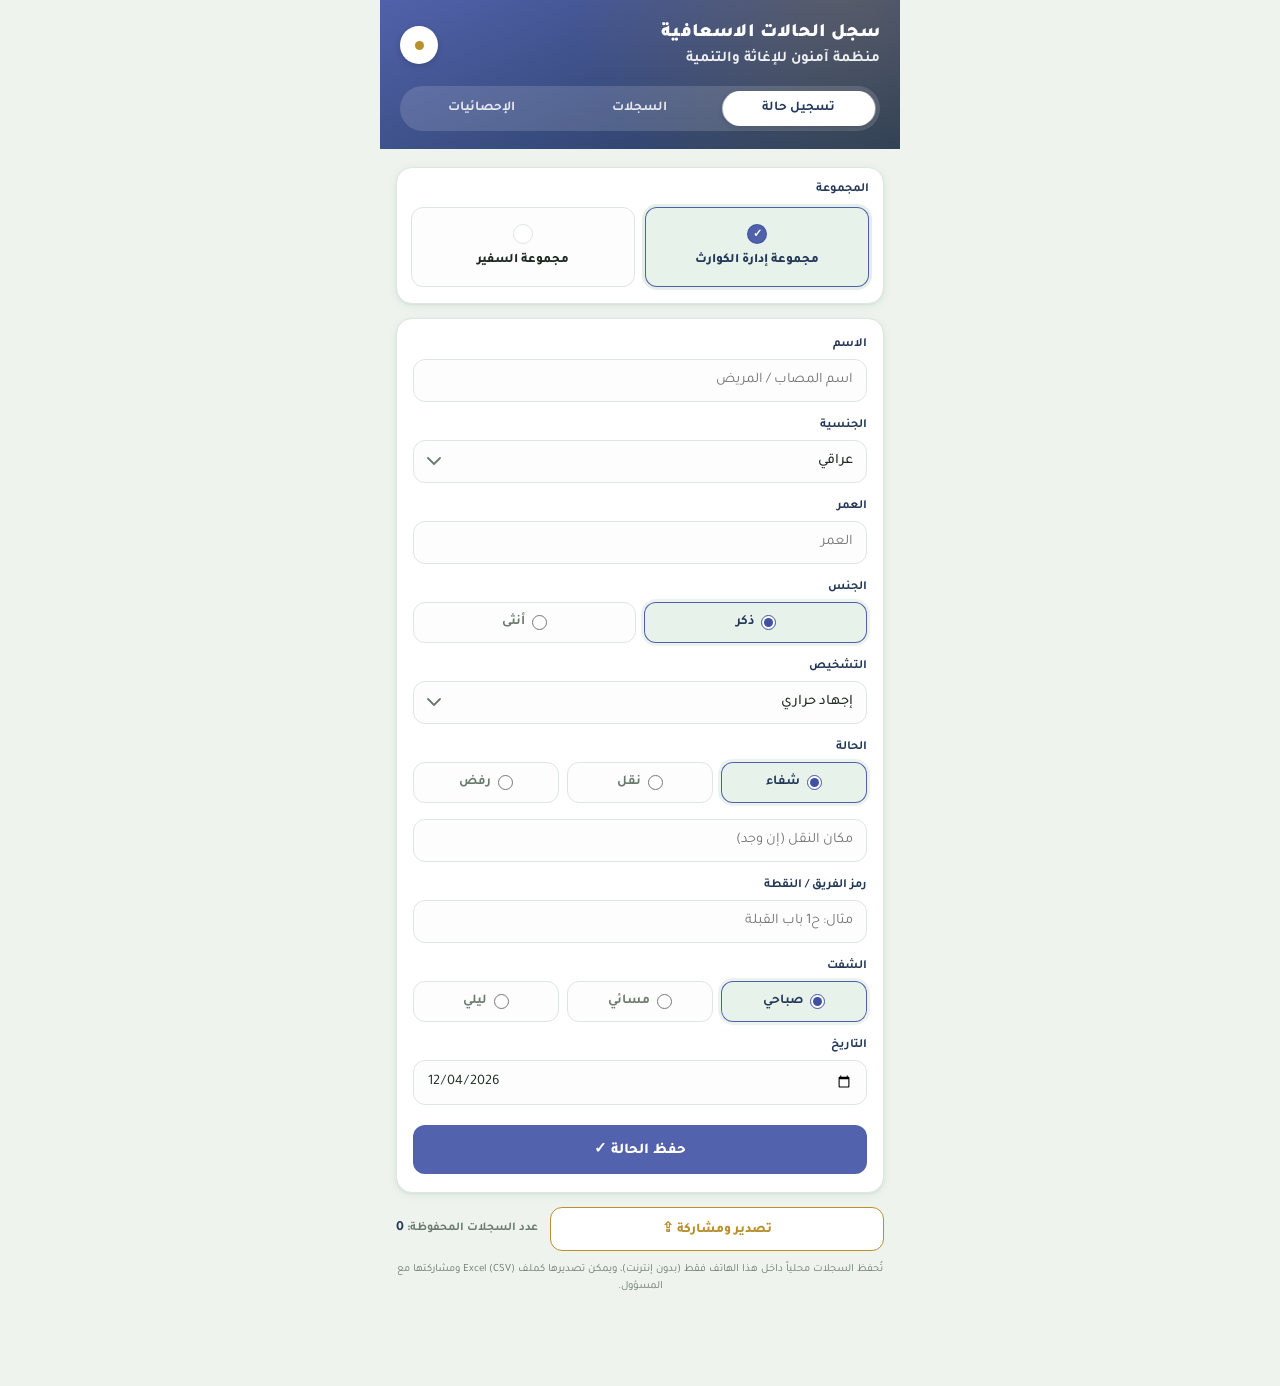
<file: تطبيق/index.html.html>
<!DOCTYPE html>
<html lang="ar" dir="rtl">
<head>
<meta charset="UTF-8">
<meta name="viewport" content="width=device-width, initial-scale=1.0, maximum-scale=1.0, user-scalable=no, viewport-fit=cover">
<script>
  // Some Android WebView wrappers don't fully honor the viewport meta tag on
  // first paint (or after rotation), which inflates text/fields far beyond
  // their intended CSS size. Re-asserting it defensively keeps sizing correct.
  (function(){
    function lockViewport(){
      var vp = document.querySelector('meta[name="viewport"]');
      if(vp) vp.setAttribute('content', 'width=device-width, initial-scale=1.0, maximum-scale=1.0, user-scalable=no, viewport-fit=cover');
    }
    lockViewport();
    document.addEventListener('DOMContentLoaded', lockViewport);
    window.addEventListener('load', lockViewport);
    window.addEventListener('resize', lockViewport);
    window.addEventListener('orientationchange', lockViewport);
  })();
</script>
<title>سجل الحالات الاسعافية</title>
<style>
  @import url('https://fonts.googleapis.com/css2?family=Tajawal:wght@400;500;700;900&display=swap');

  :root{
    --color-primary:#3f51a3e5;
    --color-primary-dark:#243958;
    --color-primary-soft:#e7f2ea;
    --color-accent-gold:#b8902e;
    --color-accent-gold-soft:#f7efdd;
    --color-bg:#eef3ee;
    --color-card:#ffffff;
    --color-border:#dfe6df;
    --color-text:#1f2a22;
    --color-text-muted:#6b7a6e;
    --color-danger:#a83232;
    --color-danger-soft:#f9eaea;
    --color-transfer:#9c6f16;
    --color-transfer-soft:#fbf1de;
    --radius-lg:16px;
    --radius-md:12px;
    --radius-sm:8px;
    --shadow-card:0 2px 10px rgba(11,93,51,0.08), 0 1px 2px rgba(11,93,51,0.06);
    --ease-smooth:cubic-bezier(0.4,0,0.2,1);
    --ease-spring:cubic-bezier(0.32,1.3,0.44,1);
    --ease-out:cubic-bezier(0.16,1,0.3,1);
  }

  *{box-sizing:border-box;}
  html,body{margin:0;padding:0;}
  html{
    -webkit-text-size-adjust:100%;
    -moz-text-size-adjust:100%;
    -ms-text-size-adjust:100%;
    text-size-adjust:100%;
  }
  body{
    font-family:'Tajawal', 'Segoe UI', sans-serif;
    background:var(--color-bg);
    color:var(--color-text);
    min-height:100vh;
    -webkit-tap-highlight-color:transparent;
    overscroll-behavior-y:contain;
  }
  button, .radio-option, .select-trigger, .tab-btn, .dd-option{
    touch-action:manipulation;
    -webkit-tap-highlight-color:transparent;
    user-select:none;
    -webkit-user-select:none;
  }
  @media (prefers-reduced-motion: reduce){
    *{animation-duration:0.001ms !important; transition-duration:0.001ms !important;}
  }

  .app{
    max-width:520px;
    margin:0 auto;
    min-height:100vh;
    background:var(--color-bg);
    display:flex;
    flex-direction:column;
  }

  /* Header */
  .header{
    background:linear-gradient(155deg, var(--color-primary) 0%, var(--color-primary-dark) 100%);
    padding:clamp(16px,5vw,22px) clamp(14px,4.5vw,20px) clamp(13px,4vw,18px);
    color:#fff;
    position:relative;
    overflow:hidden;
  }
  .header::before{
    content:"";
    position:absolute;
    inset:0;
    background:
      radial-gradient(circle at 90% -10%, rgba(184,144,46,0.25), transparent 55%);
    pointer-events:none;
  }
  .header-row{
    display:flex;
    align-items:center;
    justify-content:space-between;
    gap:12px;
    position:relative;
  }
  .header-titles h1{
    margin:0;
    font-size:clamp(15.5px,4.6vw,19px);
    font-weight:900;
    letter-spacing:0.2px;
  }
  .header-titles p{
    margin:5px 0 0;
    font-size:clamp(12px,3.6vw,15px);
    font-weight:650;
    color:rgba(255, 255, 255, 0.911);
  }
  .header-badge{
    width:38px;
    height:38px;
    border-radius:50%;
    background:#fff;
    display:flex;
    align-items:center;
    justify-content:center;
    flex-shrink:0;
    box-shadow:0 2px 6px rgba(0,0,0,0.15);
    cursor:pointer;
    user-select:none;
    -webkit-tap-highlight-color:transparent;
  }
  .header-badge span{
    width:9px;
    height:9px;
    border-radius:50%;
    background:var(--color-accent-gold);
  }

  /* Tabs */
  .tabbar{
    display:flex;
    gap:6px;
    margin-top:18px;
    background:rgba(255,255,255,0.14);
    padding:5px;
    border-radius:999px;
    position:relative;
  }
  .tab-indicator{
    position:absolute;
    top:5px;
    bottom:5px;
    left:0;
    right:auto;
    width:0;
    border-radius:999px;
    background:#fff;
    box-shadow:0 2px 6px rgba(0,0,0,0.12);
    transition:transform 0.32s var(--ease-spring), width 0.32s var(--ease-spring);
    will-change:transform;
    z-index:0;
  }
  .tab-btn{
    flex:1;
    border:none;
    background:transparent;
    color:rgba(255,255,255,0.85);
    font-family:inherit;
    font-size:clamp(12px,3.4vw,13.5px);
    font-weight:700;
    padding:clamp(7px,2.2vw,9px) clamp(4px,1.6vw,6px);
    border-radius:999px;
    cursor:pointer;
    position:relative;
    z-index:1;
    transition:color 0.25s var(--ease-smooth), transform 0.15s var(--ease-smooth);
  }
  .tab-btn:active{transform:scale(0.96);}
  .tab-btn.active{
    color:var(--color-primary-dark);
  }

  /* Body */
  .body{
    flex:1;
    padding:clamp(14px,4.2vw,18px) clamp(12px,3.6vw,16px) 90px;
  }
  .screen{display:none;}
  .screen.active{
    display:block;
    animation:screen-in 0.28s var(--ease-out);
  }
  @keyframes screen-in{
    from{opacity:0; transform:translateY(6px);}
    to{opacity:1; transform:translateY(0);}
  }

  .card{
    background:var(--color-card);
    border:1px solid var(--color-border);
    border-radius:var(--radius-lg);
    padding:clamp(14px,4.2vw,18px) clamp(12px,3.6vw,16px);
    box-shadow:var(--shadow-card);
  }

  .field{margin-bottom:16px;}
  .field:last-child{margin-bottom:0;}
  .field-label{
    display:block;
    font-size:clamp(11.5px,3.1vw,12.5px);
    font-weight:700;
    color:var(--color-primary-dark);
    margin-bottom:7px;
  }
  .field input[type="text"],
  .field input[type="number"],
  .field input[type="date"],
  .field select,
  .field textarea{
    width:100%;
    font-family:inherit;
    font-size:clamp(13px,3.6vw,14.5px);
    color:var(--color-text);
    background:#fcfdfc;
    border:1.5px solid var(--color-border);
    border-radius:var(--radius-md);
    padding:clamp(10px,2.8vw,12px) clamp(11px,3vw,13px);
    outline:none;
    transition:border-color 0.15s ease, background 0.15s ease;
  }
  .field textarea{resize:vertical; min-height:64px; line-height:1.5;}
  .field input:focus,
  .field select:focus,
  .field textarea:focus{
    border-color:var(--color-primary);
    background:#fff;
  }
  .field select{
    appearance:none;
    -webkit-appearance:none;
    background-image:url("data:image/svg+xml,%3Csvg xmlns='http://www.w3.org/2000/svg' width='14' height='9' viewBox='0 0 14 9'%3E%3Cpath d='M1 1L7 7L13 1' stroke='%236b7a6e' stroke-width='1.8' fill='none' stroke-linecap='round' stroke-linejoin='round'/%3E%3C/svg%3E");
    background-repeat:no-repeat;
    background-position:left 13px center;
    padding-left:34px;
  }

  /* ---------- custom select trigger (replaces native <select> UI) ---------- */
  .select-trigger{
    width:100%;
    display:flex;
    align-items:center;
    justify-content:space-between;
    gap:10px;
    font-family:inherit;
    font-size:clamp(13px,3.6vw,14.5px);
    text-align:right;
    color:var(--color-text);
    background:#fcfdfc;
    border:1.5px solid var(--color-border);
    border-radius:var(--radius-md);
    padding:clamp(10px,2.8vw,12px) clamp(11px,3vw,13px);
    cursor:pointer;
    transition:border-color 0.2s var(--ease-smooth), background 0.2s var(--ease-smooth),
               box-shadow 0.2s var(--ease-smooth), transform 0.12s var(--ease-smooth);
  }
  .select-trigger:active{transform:scale(0.99);}
  .select-trigger.open{
    border-color:var(--color-primary);
    background:#fff;
    box-shadow:0 0 0 3px rgba(11,93,51,0.1);
  }
  .select-trigger .st-value{
    flex:1;
    overflow:hidden;
    text-overflow:ellipsis;
    white-space:nowrap;
    font-weight:500;
  }
  .select-trigger .st-value.placeholder{
    color:var(--color-text-muted);
    font-weight:400;
  }
  .select-trigger .st-chevron{
    width:14px;
    height:9px;
    flex-shrink:0;
    background-image:url("data:image/svg+xml,%3Csvg xmlns='http://www.w3.org/2000/svg' width='14' height='9' viewBox='0 0 14 9'%3E%3Cpath d='M1 1L7 7L13 1' stroke='%236b7a6e' stroke-width='1.8' fill='none' stroke-linecap='round' stroke-linejoin='round'/%3E%3C/svg%3E");
    background-repeat:no-repeat;
    background-position:center;
    transition:transform 0.28s var(--ease-smooth);
  }
  .select-trigger.open .st-chevron{transform:rotate(180deg);}

  /* ---------- inline anchored dropdown (attached to its field, no popup / no search) ---------- */
  .field{position:relative;}
  .dd-panel{
    position:absolute;
    top:calc(100% + 6px);
    left:0;
    right:0;
    background:var(--color-card);
    border:1.5px solid var(--color-border);
    border-radius:var(--radius-md);
    box-shadow:0 14px 32px rgba(11,93,51,0.16), 0 3px 10px rgba(11,93,51,0.08);
    z-index:60;
    max-height:0;
    opacity:0;
    overflow:hidden;
    pointer-events:none;
    transform:translateY(-6px) scaleY(0.96);
    transform-origin:top center;
    transition:max-height 0.24s var(--ease-out), opacity 0.18s var(--ease-smooth), transform 0.22s var(--ease-spring);
  }
  .dd-panel.open{
    max-height:252px;
    opacity:1;
    pointer-events:auto;
    transform:translateY(0) scaleY(1);
    overflow-y:auto;
    -webkit-overflow-scrolling:touch;
  }
  .dd-list{padding:6px;}
  .dd-option{
    display:flex;
    align-items:center;
    justify-content:space-between;
    gap:10px;
    padding:12px 11px;
    border-radius:var(--radius-sm);
    font-size:14.5px;
    font-weight:600;
    color:var(--color-text);
    cursor:pointer;
    transition:background 0.15s var(--ease-smooth), transform 0.1s var(--ease-smooth);
  }
  .dd-option:active{transform:scale(0.98);}
  .dd-option.selected{
    background:var(--color-primary-soft);
    color:var(--color-primary-dark);
    font-weight:800;
  }
  .dd-option .st-check{
    width:18px;
    height:18px;
    flex-shrink:0;
    color:var(--color-primary);
    font-weight:900;
    font-size:14px;
    display:flex;
    align-items:center;
    justify-content:center;
    opacity:0;
    transform:scale(0.5);
    transition:opacity 0.15s var(--ease-smooth), transform 0.2s var(--ease-spring);
  }
  .dd-option.selected .st-check{opacity:1; transform:scale(1);}

  .radio-group{
    display:flex;
    justify-content:space-between;
    gap:8px;
  }
  .radio-option{
    flex:1;
    display:flex;
    align-items:center;
    justify-content:center;
    gap:7px;
    padding:clamp(9px,2.6vw,11px) clamp(4px,1.5vw,6px);
    border:1.5px solid var(--color-border);
    border-radius:var(--radius-md);
    cursor:pointer;
    font-size:clamp(12px,3.4vw,13.5px);
    font-weight:700;
    color:var(--color-text-muted);
    background:#fcfdfc;
    transition:border-color 0.2s var(--ease-smooth), background 0.2s var(--ease-smooth),
               color 0.2s var(--ease-smooth), box-shadow 0.2s var(--ease-smooth),
               transform 0.12s var(--ease-smooth);
  }
  .radio-option:active{transform:scale(0.96);}
  .radio-option input{accent-color:var(--color-primary); width:15px; height:15px; margin:0;}
  .radio-option.checked{
    border-color:var(--color-primary);
    background:var(--color-primary-soft);
    color:var(--color-primary-dark);
    box-shadow:0 0 0 3px rgba(11,93,51,0.08);
  }

  .field-hint{
    font-size:11.5px;
    color:var(--color-text-muted);
    margin-top:6px;
  }

  .transfer-field{
    margin-top:16px;
  }

  .btn{
    width:100%;
    font-family:inherit;
    font-size:clamp(13.5px,3.8vw,15px);
    font-weight:800;
    padding:clamp(12px,3.4vw,14px);
    border-radius:var(--radius-md);
    border:none;
    cursor:pointer;
    display:flex;
    align-items:center;
    justify-content:center;
    gap:8px;
    transition:filter 0.15s var(--ease-smooth), transform 0.12s var(--ease-smooth);
  }
  .btn:active{transform:scale(0.98);}
  .btn-save{
    background:var(--color-primary);
    color:#fff;
    margin-top:20px;
  }
  .btn-save:hover{filter:brightness(1.06);}
  .btn-save:disabled{opacity:0.6; cursor:not-allowed;}

  .footer-row{
    display:flex;
    align-items:center;
    justify-content:space-between;
    gap:12px;
    margin-top:14px;
    flex-wrap:wrap;
  }
  .btn-export{
    flex:1;
    min-width:150px;
    background:#fff;
    color:var(--color-accent-gold);
    border:1.5px solid var(--color-accent-gold);
    font-size:clamp(12px,3.4vw,13.5px);
    padding:clamp(9px,2.6vw,11px) clamp(8px,2.4vw,10px);
  }
  .btn-export:hover{background:var(--color-accent-gold-soft);}
  .count-pill{
    font-size:12px;
    font-weight:700;
    color:var(--color-text-muted);
    white-space:nowrap;
  }
  .count-pill b{color:var(--color-primary-dark); font-size:14px;}

  .export-note{
    font-size:11px;
    color:var(--color-text-muted);
    text-align:center;
    margin-top:10px;
    line-height:1.6;
  }

  .toast{
    position:fixed;
    bottom:22px;
    left:50%;
    transform:translateX(-50%) translateY(20px);
    background:var(--color-primary-dark);
    color:#fff;
    font-size:13.5px;
    font-weight:700;
    padding:12px 22px;
    border-radius:999px;
    box-shadow:0 6px 20px rgba(0,0,0,0.25);
    opacity:0;
    pointer-events:none;
    transition:opacity 0.25s ease, transform 0.25s ease;
    z-index:50;
    white-space:nowrap;
  }
  .toast.show{
    opacity:1;
    transform:translateX(-50%) translateY(0);
  }

  /* ---------- guaranteed export preview overlay (works even when native download/share fails inside a wrapped APK) ---------- */
  .export-preview-overlay{
    display:none;
    position:fixed;
    inset:0;
    background:rgba(10,18,12,0.92);
    z-index:400;
    flex-direction:column;
    opacity:0;
    transition:opacity 0.2s var(--ease-smooth);
  }
  .export-preview-overlay.show{display:flex;}
  .export-preview-overlay.show.in{opacity:1;}
  .export-preview-head{
    flex-shrink:0;
    display:flex;
    align-items:center;
    justify-content:space-between;
    padding:14px 16px;
    color:#fff;
  }
  .export-preview-head h2{margin:0; font-size:15px; font-weight:800;}
  .export-preview-close{
    background:rgba(255,255,255,0.14);
    border:none;
    color:#fff;
    width:32px;
    height:32px;
    border-radius:50%;
    font-size:15px;
    cursor:pointer;
    flex-shrink:0;
  }
  .export-preview-body{
    flex:1;
    min-height:0;
    display:flex;
    align-items:center;
    justify-content:center;
    padding:8px 14px;
    overflow:auto;
  }
  .export-preview-body img{
    max-width:100%;
    max-height:100%;
    border-radius:10px;
    box-shadow:0 10px 30px rgba(0,0,0,0.4);
  }
  .export-preview-body textarea{
    width:100%;
    height:100%;
    min-height:280px;
    resize:none;
    font-family:'Courier New', monospace;
    font-size:12.5px;
    direction:ltr;
    text-align:left;
    padding:14px;
    border-radius:10px;
    border:none;
    background:#fff;
    color:#1f2a22;
  }
  .export-preview-foot{
    flex-shrink:0;
    padding:14px 16px 22px;
    display:flex;
    flex-direction:column;
    gap:10px;
  }
  .export-preview-hint{
    color:rgba(255,255,255,0.82);
    font-size:12.5px;
    text-align:center;
    line-height:1.7;
  }
  .export-preview-actions{
    display:flex;
    gap:10px;
  }
  .export-preview-actions .btn{
    flex:1;
    margin:0;
  }
  .btn-preview-secondary{
    background:rgba(255,255,255,0.14);
    color:#fff;
  }

  /* ---------- group switcher (top of registration form) ---------- */
  .group-switch-card{
    background:var(--color-card);
    border:1px solid var(--color-border);
    border-radius:var(--radius-lg);
    padding:clamp(12px,3.6vw,14px) clamp(12px,3.6vw,14px) clamp(13px,4vw,16px);
    box-shadow:var(--shadow-card);
    margin-bottom:14px;
  }
  .group-switch-label{
    font-size:clamp(11.5px,3.1vw,12.5px);
    font-weight:700;
    color:var(--color-primary-dark);
    margin-bottom:10px;
  }
  .group-switch-grid{
    display:grid;
    grid-template-columns:1fr 1fr;
    gap:10px;
  }
  .group-box{
    display:flex;
    flex-direction:column;
    align-items:center;
    justify-content:center;
    gap:8px;
    text-align:center;
    padding:clamp(12px,3.6vw,16px) clamp(6px,2vw,8px);
    border-radius:var(--radius-md);
    border:1.5px solid var(--color-border);
    background:#fcfdfc;
    cursor:pointer;
    font-family:inherit;
    min-height:70px;
    transition:border-color 0.2s var(--ease-smooth), background 0.2s var(--ease-smooth),
               transform 0.12s var(--ease-smooth), box-shadow 0.2s var(--ease-smooth);
  }
  .group-box:active{transform:scale(0.97);}
  .group-box-check{
    width:20px;
    height:20px;
    border-radius:50%;
    border:1.5px solid var(--color-border);
    background:#fff;
    flex-shrink:0;
    display:flex;
    align-items:center;
    justify-content:center;
    color:#fff;
    font-size:11px;
    font-weight:900;
  }
  .group-box-title{
    font-size:clamp(12px,3.4vw,13px);
    font-weight:800;
    color:var(--color-text);
    line-height:1.35;
  }
  .group-box.active{
    border-color:var(--color-primary);
    background:var(--color-primary-soft);
    box-shadow:0 0 0 3px rgba(11,93,51,0.1);
  }
  .group-box.active .group-box-title{color:var(--color-primary-dark);}
  .group-box.active .group-box-check{
    border-color:var(--color-primary);
    background:var(--color-primary);
  }

  /* ---------- small sub-tabs (group filter on records / stats screens) ---------- */
  .subtabs{
    display:flex;
    gap:8px;
    margin-bottom:14px;
    flex-wrap:wrap;
  }
  .subtab-btn{
    flex:1;
    min-width:88px;
    border:1.5px solid var(--color-border);
    background:#fff;
    color:var(--color-text-muted);
    font-family:inherit;
    font-weight:800;
    font-size:12px;
    padding:9px 6px;
    border-radius:999px;
    cursor:pointer;
    transition:border-color 0.2s var(--ease-smooth), background 0.2s var(--ease-smooth), color 0.2s var(--ease-smooth);
  }
  .subtab-btn.active{
    background:var(--color-primary);
    border-color:var(--color-primary);
    color:#fff;
  }
  .tag-chip.group-tag{
    background:var(--color-accent-gold-soft);
    color:var(--color-accent-gold);
    font-weight:800;
  }

  /* Stats screen */
  .stat-grid{
    display:grid;
    grid-template-columns:repeat(2,1fr);
    gap:10px;
    margin-bottom:16px;
  }
  .stat-tile{
    background:var(--color-card);
    border:1px solid var(--color-border);
    border-radius:var(--radius-md);
    padding:14px 12px;
    box-shadow:var(--shadow-card);
  }
  .stat-tile.total{
    grid-column:1 / -1;
    background:linear-gradient(135deg, var(--color-primary) 0%, var(--color-primary-dark) 100%);
    color:#fff;
    display:flex;
    align-items:center;
    justify-content:space-between;
  }
  .stat-tile.total .stat-num{color:#fff; font-size:32px;}
  .stat-tile.total .stat-label{color:rgba(255,255,255,0.85);}
  .stat-num{
    font-size:24px;
    font-weight:900;
    color:var(--color-primary-dark);
    line-height:1.1;
  }
  .stat-label{
    font-size:12px;
    font-weight:600;
    color:var(--color-text-muted);
    margin-top:4px;
  }
  .stat-tile.healed .stat-num{color:var(--color-primary);}
  .stat-tile.transfer .stat-num{color:var(--color-transfer);}
  .stat-tile.rejected .stat-num{color:var(--color-danger);}

  .status-grid{
    grid-template-columns:repeat(3,1fr);
    gap:8px;
  }
  .status-grid .status-square{
    aspect-ratio:1/1.05;
    display:flex;
    flex-direction:column;
    align-items:center;
    justify-content:center;
    text-align:center;
    padding:8px 6px;
  }
  .status-grid .status-square .stat-num{font-size:22px;}
  .status-grid .status-square .stat-label{margin-top:5px;}
  .status-square-pct{
    margin-top:6px;
    font-size:11px;
    font-weight:800;
    color:#fff;
    padding:2px 9px;
    border-radius:999px;
  }

  .donut-card{
    display:flex;
    flex-direction:column;
    align-items:center;
    gap:18px;
    padding:22px 18px;
  }
  .donut-chart-holder{
    position:relative;
    flex-shrink:0;
    line-height:0;
  }
  .donut-center{
    position:absolute;
    inset:0;
    display:flex;
    flex-direction:column;
    align-items:center;
    justify-content:center;
  }
  .donut-center-num{
    font-size:28px;
    font-weight:900;
    color:var(--color-primary-dark);
    line-height:1.1;
  }
  .donut-center-label{
    font-size:11px;
    font-weight:700;
    color:var(--color-text-muted);
    margin-top:2px;
  }
  .donut-legend{
    display:flex;
    flex-direction:column;
    gap:11px;
    width:100%;
  }
  .donut-legend-row{
    display:flex;
    align-items:center;
    gap:9px;
    font-size:13.5px;
  }
  .donut-legend-dot{
    width:12px;
    height:12px;
    border-radius:50%;
    flex-shrink:0;
  }
  .donut-legend-label{
    flex:1;
    font-weight:700;
    color:var(--color-text);
    overflow:hidden;
    text-overflow:ellipsis;
    white-space:nowrap;
  }
  .donut-legend-value{
    font-weight:800;
    color:var(--color-primary-dark);
    white-space:nowrap;
    min-width:22px;
    text-align:center;
  }
  .donut-legend-pct{
    font-weight:800;
    font-size:12px;
    color:#fff;
    padding:3px 9px;
    border-radius:999px;
    min-width:46px;
    text-align:center;
    white-space:nowrap;
    flex-shrink:0;
  }

  .section-title{
    font-size:14px;
    font-weight:800;
    color:var(--color-primary-dark);
    margin:22px 0 10px;
    display:flex;
    align-items:center;
    gap:8px;
  }
  .section-title::before{
    content:"";
    width:4px;
    height:15px;
    background:var(--color-accent-gold);
    border-radius:3px;
    display:inline-block;
  }

  .bar-list{
    background:var(--color-card);
    border:1px solid var(--color-border);
    border-radius:var(--radius-lg);
    padding:14px 16px;
    box-shadow:var(--shadow-card);
  }
  .bar-row{margin-bottom:14px;}
  .bar-row:last-child{margin-bottom:0;}
  .bar-row-top{
    display:flex;
    justify-content:space-between;
    align-items:baseline;
    margin-bottom:6px;
    gap:10px;
  }
  .bar-row-name{
    font-size:13.5px;
    font-weight:700;
    color:var(--color-text);
    overflow:hidden;
    text-overflow:ellipsis;
    white-space:nowrap;
  }
  .bar-row-count{
    font-size:13px;
    font-weight:800;
    color:var(--color-primary-dark);
    flex-shrink:0;
  }
  .bar-track{
    height:8px;
    background:var(--color-primary-soft);
    border-radius:99px;
    overflow:hidden;
  }
  .bar-fill{
    height:100%;
    background:linear-gradient(90deg, var(--color-primary) 0%, var(--color-accent-gold) 100%);
    border-radius:99px;
    transition:width 0.4s ease;
  }

  .empty-state{
    text-align:center;
    padding:40px 20px;
    color:var(--color-text-muted);
  }
  .empty-state .emoji{font-size:34px; margin-bottom:10px;}
  .empty-state p{font-size:13.5px; margin:0; line-height:1.7;}

  .stats-refresh-row{
    display:flex;
    justify-content:flex-end;
    margin-bottom:10px;
  }
  .btn-refresh{
    background:transparent;
    border:none;
    color:var(--color-primary-dark);
    font-family:inherit;
    font-size:12.5px;
    font-weight:700;
    cursor:pointer;
    display:flex;
    align-items:center;
    gap:5px;
    padding:6px 4px;
  }

  .loading-row{
    display:flex;
    align-items:center;
    justify-content:center;
    padding:30px;
    color:var(--color-text-muted);
    font-size:13px;
    gap:8px;
  }
  .spinner{
    width:15px; height:15px;
    border:2px solid var(--color-border);
    border-top-color:var(--color-primary);
    border-radius:50%;
    animation:spin 0.7s linear infinite;
  }
  @keyframes spin{to{transform:rotate(360deg);}}

  /* Records screen */
  .records-count-pill{
    font-size:12.5px;
    font-weight:700;
    color:var(--color-text-muted);
  }
  .records-count-pill b{color:var(--color-primary-dark); font-size:14px;}

  .record-card{
    background:var(--color-card);
    border:1px solid var(--color-border);
    border-radius:var(--radius-lg);
    padding:16px;
    box-shadow:var(--shadow-card);
    margin-bottom:12px;
  }
  .record-top{
    display:flex;
    align-items:center;
    justify-content:space-between;
    gap:10px;
    margin-bottom:8px;
  }
  .record-name-wrap{
    display:flex;
    align-items:center;
    gap:8px;
  }
  .record-name{
    font-size:15px;
    font-weight:800;
    color:var(--color-text);
  }
  .record-badge{
    font-size:11px;
    font-weight:800;
    color:var(--color-primary-dark);
    background:var(--color-primary-soft);
    padding:3px 9px;
    border-radius:999px;
    flex-shrink:0;
  }
  .record-date{
    font-size:12px;
    font-weight:600;
    color:var(--color-text-muted);
    flex-shrink:0;
  }
  .record-diagnosis{
    font-size:13.5px;
    color:var(--color-text-muted);
    margin-bottom:12px;
    line-height:1.6;
  }
  .record-diagnosis b{color:var(--color-text); font-weight:700;}
  .record-tags{
    display:flex;
    gap:8px;
    flex-wrap:wrap;
    margin-bottom:14px;
  }
  .tag-chip{
    font-size:12px;
    font-weight:700;
    padding:5px 12px;
    border-radius:999px;
    border:1.5px solid var(--color-border);
    color:var(--color-text-muted);
    background:#fcfdfc;
  }
  .tag-chip.status-healed{border-color:var(--color-primary); color:var(--color-primary-dark); background:var(--color-primary-soft);}
  .tag-chip.status-transfer{border-color:var(--color-transfer); color:var(--color-transfer); background:var(--color-transfer-soft);}
  .tag-chip.status-rejected{border-color:var(--color-danger); color:var(--color-danger); background:var(--color-danger-soft);}

  .record-actions{
    display:flex;
    gap:10px;
  }
  .btn-small{
    flex:1;
    font-family:inherit;
    font-size:13px;
    font-weight:800;
    padding:10px;
    border-radius:var(--radius-md);
    border:1.5px solid;
    cursor:pointer;
    display:flex;
    align-items:center;
    justify-content:center;
    gap:6px;
    background:#fff;
    transition:filter 0.15s var(--ease-smooth), transform 0.12s var(--ease-smooth);
  }
  .btn-small:active{transform:scale(0.97);}
  .btn-delete{border-color:var(--color-danger); color:var(--color-danger);}
  .btn-delete:hover{background:var(--color-danger-soft);}
  .btn-edit{border-color:var(--color-primary); color:var(--color-primary-dark);}
  .btn-edit:hover{background:var(--color-primary-soft);}

  .edit-banner{
    display:none;
    align-items:center;
    justify-content:space-between;
    gap:10px;
    background:var(--color-accent-gold-soft);
    border:1.5px solid var(--color-accent-gold);
    color:#7a5c14;
    font-size:12.5px;
    font-weight:700;
    padding:10px 14px;
    border-radius:var(--radius-md);
    margin-bottom:16px;
  }
  .edit-banner button{
    background:transparent;
    border:none;
    color:#7a5c14;
    font-weight:800;
    font-size:12.5px;
    cursor:pointer;
    text-decoration:underline;
    font-family:inherit;
    padding:0;
  }

  /* Hidden admin panel (field options) */
  .admin-overlay{
    display:none;
    position:fixed;
    inset:0;
    background:rgba(15,25,18,0.55);
    z-index:200;
    align-items:flex-end;
    justify-content:center;
  }
  .admin-overlay.show{display:flex;}
  .admin-panel{
    width:100%;
    max-width:520px;
    max-height:88vh;
    background:var(--color-bg);
    border-radius:20px 20px 0 0;
    display:flex;
    flex-direction:column;
    overflow:hidden;
    animation:admin-slide-up 0.22s ease;
  }
  @keyframes admin-slide-up{
    from{transform:translateY(24px); opacity:0;}
    to{transform:translateY(0); opacity:1;}
  }
  .admin-header{
    background:linear-gradient(155deg, var(--color-primary) 0%, var(--color-primary-dark) 100%);
    color:#fff;
    padding:16px 18px;
    display:flex;
    align-items:center;
    justify-content:space-between;
    flex-shrink:0;
  }
  .admin-header h2{
    margin:0;
    font-size:16px;
    font-weight:800;
  }
  .admin-close{
    background:rgba(255,255,255,0.16);
    border:none;
    color:#fff;
    width:30px;
    height:30px;
    border-radius:50%;
    font-size:14px;
    cursor:pointer;
    display:flex;
    align-items:center;
    justify-content:center;
  }
  .admin-body{
    flex:1;
    overflow-y:auto;
    padding:16px 18px 6px;
  }
  .admin-section{
    background:var(--color-card);
    border:1px solid var(--color-border);
    border-radius:var(--radius-md);
    padding:14px;
    margin-bottom:14px;
  }
  .admin-section-title{
    font-size:13px;
    font-weight:800;
    color:var(--color-primary-dark);
    margin-bottom:10px;
  }
  .admin-chip-list{
    display:flex;
    flex-direction:column;
    gap:8px;
    margin-bottom:12px;
    min-height:24px;
  }
  .admin-empty-hint{
    font-size:12px;
    color:var(--color-text-muted);
  }
  .admin-option-row{
    display:flex;
    align-items:center;
    gap:8px;
    font-size:12.5px;
    font-weight:700;
    color:var(--color-primary-dark);
    background:var(--color-primary-soft);
    border:1px solid var(--color-border);
    padding:7px 8px 7px 12px;
    border-radius:var(--radius-sm);
  }
  .admin-option-order{
    width:20px;
    height:20px;
    border-radius:50%;
    background:#fff;
    color:var(--color-primary-dark);
    font-size:10.5px;
    font-weight:800;
    display:flex;
    align-items:center;
    justify-content:center;
    flex-shrink:0;
  }
  .admin-option-text{
    flex:1;
    overflow:hidden;
    text-overflow:ellipsis;
    white-space:nowrap;
  }
  .admin-option-actions{
    display:flex;
    align-items:center;
    gap:5px;
    flex-shrink:0;
  }
  .admin-move-btn,
  .admin-remove-btn{
    background:#fff;
    border:1px solid var(--color-border);
    color:var(--color-primary-dark);
    width:24px;
    height:24px;
    border-radius:7px;
    font-size:11px;
    cursor:pointer;
    display:flex;
    align-items:center;
    justify-content:center;
    flex-shrink:0;
    padding:0;
  }
  .admin-move-btn:disabled{
    opacity:0.3;
    cursor:not-allowed;
  }
  .admin-remove-btn{
    border-color:var(--color-danger);
    color:var(--color-danger);
  }
  .admin-add-row{
    display:flex;
    gap:8px;
  }
  .admin-add-row input{
    flex:1;
    font-family:inherit;
    font-size:13px;
    border:1.5px solid var(--color-border);
    border-radius:var(--radius-sm);
    padding:9px 10px;
    outline:none;
    background:#fcfdfc;
  }
  .admin-add-row input:focus{border-color:var(--color-primary); background:#fff;}
  .admin-add-btn{
    background:var(--color-primary);
    color:#fff;
    border:none;
    border-radius:var(--radius-sm);
    padding:0 16px;
    font-family:inherit;
    font-size:12.5px;
    font-weight:800;
    cursor:pointer;
  }
  .admin-footer{
    padding:12px 18px 18px;
    flex-shrink:0;
    background:var(--color-bg);
    border-top:1px solid var(--color-border);
  }
  .admin-footer .btn-save{margin-top:0;}

  .admin-group-name-list{
    display:flex;
    flex-direction:column;
    gap:12px;
  }
  .admin-group-name-row{
    display:flex;
    flex-direction:column;
    gap:6px;
  }
  .admin-group-name-label{
    font-size:11.5px;
    font-weight:700;
    color:var(--color-text-muted);
  }
  .admin-group-name-label b{color:var(--color-primary-dark);}
  .admin-group-name-row input{
    width:100%;
    font-family:inherit;
    font-size:13.5px;
    font-weight:700;
    color:var(--color-text);
    border:1.5px solid var(--color-border);
    border-radius:var(--radius-sm);
    padding:10px 11px;
    outline:none;
    background:#fcfdfc;
  }
  .admin-group-name-row input:focus{border-color:var(--color-primary); background:#fff;}
</style>
</head>
<body>

<div class="app">
  <div class="header">
    <div class="header-row">
      <div class="header-titles">
        <h1>سجل الحالات الاسعافية</h1>
        <p>منظمة آمنون للإغاثة والتنمية</p>
      </div>
      <div class="header-badge" id="headerBadge"><span></span></div>
    </div>
    <div class="tabbar" id="tabbar">
      <div class="tab-indicator" id="tabIndicator"></div>
      <button class="tab-btn active" id="tabFormBtn" onclick="switchTab('form')">تسجيل حالة</button>
      <button class="tab-btn" id="tabRecordsBtn" onclick="switchTab('records')">السجلات</button>
      <button class="tab-btn" id="tabStatsBtn" onclick="switchTab('stats')">الإحصائيات</button>
    </div>
  </div>

  <div class="body">

    <!-- SCREEN 1: FORM -->
    <div class="screen active" id="screen-form">
      <div class="edit-banner" id="editBanner">
        <span>تعديل الحالة رقم <b id="editBannerNum"></b></span>
        <button onclick="cancelEdit()">إلغاء التعديل</button>
      </div>

      <div class="group-switch-card">
        <div class="group-switch-label">المجموعة</div>
        <div class="group-switch-grid" id="groupSwitchGrid">
          <button type="button" class="group-box" data-group="disaster" onclick="selectGroup('disaster')">
            <span class="group-box-check">✓</span>
            <span class="group-box-title">مجموعة إدارة الكوارث</span>
          </button>
          <button type="button" class="group-box" data-group="safir" onclick="selectGroup('safir')">
            <span class="group-box-check">✓</span>
            <span class="group-box-title">مجموعة السفير</span>
          </button>
        </div>
      </div>

      <div class="card">
        <div class="field">
          <label class="field-label">الاسم</label>
          <input type="text" id="f-name" placeholder="اسم المصاب / المريض">
        </div>

        <div class="field">
          <label class="field-label">الجنسية</label>
          <select id="f-nationality"></select>
        </div>

        <div class="field">
          <label class="field-label">العمر</label>
          <input type="number" id="f-age" placeholder="العمر " min="0" max="130">
        </div>

        <div class="field">
          <label class="field-label">الجنس</label>
          <div class="radio-group" id="genderGroup"></div>
        </div>

        <div class="field">
          <label class="field-label">التشخيص</label>
          <select id="f-diagnosis"></select>
        </div>

        <div class="field">
          <label class="field-label">الحالة</label>
          <div class="radio-group" id="statusGroup"></div>

          <div class="transfer-field" id="transferField">
            <input type="text" id="f-transfer-location" placeholder="مكان النقل (إن وجد)">
          </div>
        </div>

        <div class="field">
          <label class="field-label">رمز الفريق / النقطة</label>
          <input type="text" id="f-team-code" placeholder="مثال: ح1 باب القبلة     ">
        </div>

        <div class="field">
          <label class="field-label">الشفت</label>
          <div class="radio-group" id="shiftGroup"></div>
        </div>

        <div class="field">
          <label class="field-label">التاريخ</label>
          <input type="date" id="f-date">
        </div>

        <button class="btn btn-save" id="saveBtn" onclick="saveCase()">
          حفظ الحالة ✓
        </button>
      </div>

      <div class="footer-row">
        <button class="btn btn-export" onclick="exportCsv()">تصدير ومشاركة ⇪</button>
        <div class="count-pill">عدد السجلات المحفوظة: <b id="savedCount">0</b></div>
      </div>
      <div class="export-note">تُحفظ السجلات محلياً داخل هذا الهاتف فقط (بدون إنترنت)، ويمكن تصديرها كملف Excel (CSV) ومشاركتها مع المسؤول.</div>
    </div>

    <!-- SCREEN 2: RECORDS -->
    <div class="screen" id="screen-records">
      <div class="subtabs" id="recordsGroupTabs">
        <button type="button" class="subtab-btn" data-group="all" onclick="setRecordsGroupFilter('all')">الكل</button>
        <button type="button" class="subtab-btn" data-group="disaster" onclick="setRecordsGroupFilter('disaster')">إدارة الكوارث</button>
        <button type="button" class="subtab-btn" data-group="safir" onclick="setRecordsGroupFilter('safir')">السفير</button>
      </div>
      <div class="stats-refresh-row" style="justify-content:space-between;">
        <span class="records-count-pill">عدد السجلات: <b id="recordsCount">0</b></span>
        <button class="btn-refresh" onclick="loadAndRenderRecords()">↻ تحديث</button>
      </div>
      <div id="recordsContent">
        <div class="loading-row"><div class="spinner"></div> جارِ تحميل السجلات...</div>
      </div>
    </div>

    <!-- SCREEN 3: STATS -->
    <div class="screen" id="screen-stats">
      <div class="subtabs" id="statsGroupTabs">
        <button type="button" class="subtab-btn" data-group="all" onclick="setStatsGroupFilter('all')">الكل</button>
        <button type="button" class="subtab-btn" data-group="disaster" onclick="setStatsGroupFilter('disaster')">إدارة الكوارث</button>
        <button type="button" class="subtab-btn" data-group="safir" onclick="setStatsGroupFilter('safir')">السفير</button>
      </div>
      <div class="stats-refresh-row">
        <button class="btn-refresh" onclick="loadAndRenderStats()">↻ تحديث</button>
      </div>
      <div id="statsContent">
        <div class="loading-row"><div class="spinner"></div> جارِ تحميل البيانات...</div>
      </div>
      <button class="btn btn-export" style="margin-top:16px;" onclick="exportStatsReport()">تصدير تقرير الإحصائيات ⇪</button>
      <button class="btn btn-export" id="resetStatsBtn" style="margin-top:10px; color:var(--color-danger); border-color:var(--color-danger);" onclick="resetStats()">تصفير الإحصائيات 🗑</button>
    </div>

  </div>
</div>

<div class="toast" id="toast"></div>

<script>
// ---------- local offline storage (IndexedDB) — يحفظ البيانات داخل الهاتف بدون إنترنت ----------
const LocalDB = (function(){
  const DB_NAME = 'medical-cases-db';
  const STORE_NAME = 'kv';
  let dbPromise = null;

  function openDB(){
    if(dbPromise) return dbPromise;
    dbPromise = new Promise((resolve, reject)=>{
      const req = indexedDB.open(DB_NAME, 1);
      req.onupgradeneeded = ()=>{ req.result.createObjectStore(STORE_NAME); };
      req.onsuccess = ()=> resolve(req.result);
      req.onerror = ()=> reject(req.error);
    });
    return dbPromise;
  }

  async function get(key){
    const db = await openDB();
    return new Promise((resolve, reject)=>{
      const tx = db.transaction(STORE_NAME, 'readonly');
      const req = tx.objectStore(STORE_NAME).get(key);
      req.onsuccess = ()=> resolve(req.result !== undefined ? {key, value: req.result} : null);
      req.onerror = ()=> reject(req.error);
    });
  }

  async function set(key, value){
    const db = await openDB();
    return new Promise((resolve, reject)=>{
      const tx = db.transaction(STORE_NAME, 'readwrite');
      tx.objectStore(STORE_NAME).put(value, key);
      tx.oncomplete = ()=> resolve({key, value});
      tx.onerror = ()=> reject(tx.error);
    });
  }

  async function del(key){
    const db = await openDB();
    return new Promise((resolve, reject)=>{
      const tx = db.transaction(STORE_NAME, 'readwrite');
      tx.objectStore(STORE_NAME).delete(key);
      tx.oncomplete = ()=> resolve({key, deleted:true});
      tx.onerror = ()=> reject(tx.error);
    });
  }

  async function list(prefix){
    const db = await openDB();
    return new Promise((resolve, reject)=>{
      const tx = db.transaction(STORE_NAME, 'readonly');
      const req = tx.objectStore(STORE_NAME).getAllKeys();
      req.onsuccess = ()=>{
        const keys = req.result.filter(k => !prefix || String(k).startsWith(prefix));
        resolve({keys});
      };
      req.onerror = ()=> reject(req.error);
    });
  }

  return {get, set, delete: del, list};
})();

// نفس واجهة window.storage القديمة، لكن الحفظ الآن محلي بالكامل داخل الهاتف (لا حاجة لإنترنت)
window.storage = {
  get: (key)=> LocalDB.get(key),
  set: (key, value)=> LocalDB.set(key, value),
  delete: (key)=> LocalDB.delete(key),
  list: (prefix)=> LocalDB.list(prefix)
};

let cachedCases = [];
let cachedRecords = [];
let editingKey = null;

// ---------- registration groups (مجموعة إدارة الكوارث / مجموعة السفير) ----------
const GROUPS = [
  {id:'disaster', label:'مجموعة إدارة الكوارث'},
  {id:'safir', label:'مجموعة السفير'}
];
const GROUP_KEY = 'app-config:selected-group';
let currentGroup = GROUPS[0].id;   // sticky group used when registering a new case
let editSavedGroup = null;         // remembers the sticky group while editing a case from another group

function groupLabel(id){
  if(currentGroupNames && currentGroupNames[id]) return currentGroupNames[id];
  const g = GROUPS.find(x=>x.id===id);
  return g ? g.label : 'غير محدد';
}

function renderGroupSelector(){
  document.querySelectorAll('#groupSwitchGrid .group-box').forEach(btn=>{
    btn.classList.toggle('active', btn.dataset.group === currentGroup);
  });
}

async function selectGroup(id){
  if(!GROUPS.some(g=>g.id===id)) return;
  currentGroup = id;
  renderGroupSelector();
  // while editing a case, switching the box only re-assigns *this* case's group
  // and must not overwrite the sticky default used for new registrations
  if(!editingKey){
    try{ await window.storage.set(GROUP_KEY, id, true); }catch(e){ /* ignore */ }
  }
}

async function initGroupSelector(){
  try{
    const res = await window.storage.get(GROUP_KEY, true);
    if(res && res.value && GROUPS.some(g=>g.id===res.value)){
      currentGroup = res.value;
    }
  }catch(e){ /* keep default */ }
  renderGroupSelector();
  statsActiveGroup = currentGroup;
  recordsActiveGroup = currentGroup;
  renderSubtabs('statsGroupTabs', statsActiveGroup);
  renderSubtabs('recordsGroupTabs', recordsActiveGroup);
}

function renderSubtabs(containerId, activeId){
  const el = document.getElementById(containerId);
  if(!el) return;
  el.querySelectorAll('.subtab-btn').forEach(btn=>{
    btn.classList.toggle('active', btn.dataset.group === activeId);
  });
}

// ---------- group filters for the records / stats screens ----------
let statsActiveGroup = currentGroup;
let recordsActiveGroup = currentGroup;

function filterCasesByGroup(cases, groupId){
  if(groupId === 'all') return cases;
  return cases.filter(c => (c.group || GROUPS[0].id) === groupId);
}

function setStatsGroupFilter(id){
  statsActiveGroup = id;
  renderSubtabs('statsGroupTabs', id);
  loadAndRenderStats();
}

function setRecordsGroupFilter(id){
  recordsActiveGroup = id;
  renderSubtabs('recordsGroupTabs', id);
  loadAndRenderRecords();
}

// ---------- helpers ----------
function todayStr(){
  const d = new Date();
  const yyyy = d.getFullYear();
  const mm = String(d.getMonth()+1).padStart(2,'0');
  const dd = String(d.getDate()).padStart(2,'0');
  return `${yyyy}-${mm}-${dd}`;
}
document.getElementById('f-date').value = todayStr();

function showToast(msg){
  const t = document.getElementById('toast');
  t.textContent = msg;
  t.classList.add('show');
  setTimeout(()=> t.classList.remove('show'), 2200);
}

// ---------- tabs ----------
function moveTabIndicator(btn){
  const indicator = document.getElementById('tabIndicator');
  const bar = document.getElementById('tabbar');
  if(!indicator || !btn || !bar) return;
  const barRect = bar.getBoundingClientRect();
  const btnRect = btn.getBoundingClientRect();
  const x = btnRect.left - barRect.left;
  indicator.style.width = btnRect.width + 'px';
  indicator.style.transform = `translateX(${x}px)`;
}

function switchTab(tab){
  document.getElementById('screen-form').classList.toggle('active', tab==='form');
  document.getElementById('screen-records').classList.toggle('active', tab==='records');
  document.getElementById('screen-stats').classList.toggle('active', tab==='stats');
  document.getElementById('tabFormBtn').classList.toggle('active', tab==='form');
  document.getElementById('tabRecordsBtn').classList.toggle('active', tab==='records');
  document.getElementById('tabStatsBtn').classList.toggle('active', tab==='stats');

  const activeBtn = document.getElementById(
    tab==='form' ? 'tabFormBtn' : (tab==='records' ? 'tabRecordsBtn' : 'tabStatsBtn')
  );
  requestAnimationFrame(()=> moveTabIndicator(activeBtn));

  if(tab === 'stats'){
    loadAndRenderStats();
  }
  if(tab === 'records'){
    loadAndRenderRecords();
  }
}

window.addEventListener('resize', ()=>{
  const activeBtn = document.querySelector('.tab-btn.active');
  if(activeBtn) moveTabIndicator(activeBtn);
});

// ---------- custom select (inline dropdown attached to its field, replaces native <select> UI) ----------
const CustomSelect = (function(){
  let openSelectEl = null;

  function closeDropdown(selectEl){
    if(!selectEl || !selectEl._dropdownEl) return;
    selectEl._dropdownEl.classList.remove('open');
    if(selectEl._triggerEl) selectEl._triggerEl.classList.remove('open');
    if(openSelectEl === selectEl) openSelectEl = null;
  }

  function closeAll(){
    if(openSelectEl) closeDropdown(openSelectEl);
  }

  function renderList(selectEl){
    const listEl = selectEl._listEl;
    if(!listEl) return;
    const options = Array.from(selectEl.options).map(o=>o.value);
    const currentVal = selectEl.value;
    if(options.length === 0){
      listEl.innerHTML = '';
      return;
    }
    listEl.innerHTML = options.map(opt => `
      <div class="dd-option${opt===currentVal ? ' selected' : ''}" data-value="${escapeHtml(opt)}">
        <span>${escapeHtml(opt)}</span>
        <span class="st-check">✓</span>
      </div>`).join('');
    listEl.querySelectorAll('.dd-option').forEach(row=>{
      row.addEventListener('click', (e)=>{
        e.stopPropagation();
        selectValue(selectEl, row.dataset.value);
      });
    });
  }

  function selectValue(selectEl, value){
    selectEl.value = value;
    selectEl.dispatchEvent(new Event('change', {bubbles:true}));
    syncTriggerLabel(selectEl);
    closeDropdown(selectEl);
  }

  function openDropdown(selectEl){
    if(openSelectEl && openSelectEl !== selectEl) closeDropdown(openSelectEl);
    renderList(selectEl);
    selectEl._dropdownEl.classList.add('open');
    if(selectEl._triggerEl) selectEl._triggerEl.classList.add('open');
    openSelectEl = selectEl;
    const selectedRow = selectEl._listEl.querySelector('.dd-option.selected');
    if(selectedRow) selectedRow.scrollIntoView({block:'nearest'});
  }

  function toggleDropdown(selectEl){
    const isOpen = selectEl._dropdownEl.classList.contains('open');
    if(isOpen) closeDropdown(selectEl);
    else openDropdown(selectEl);
  }

  function syncTriggerLabel(selectEl){
    const trigger = selectEl._triggerEl;
    if(!trigger) return;
    const valueEl = trigger.querySelector('.st-value');
    if(selectEl.value){
      valueEl.textContent = selectEl.value;
      valueEl.classList.remove('placeholder');
    }else{
      valueEl.textContent = trigger.dataset.placeholder || 'اختر...';
      valueEl.classList.add('placeholder');
    }
  }

  function enhance(selectEl, sheetTitle, placeholder){
    selectEl.style.position = 'absolute';
    selectEl.style.opacity = '0';
    selectEl.style.pointerEvents = 'none';
    selectEl.style.width = '1px';
    selectEl.style.height = '1px';
    selectEl.tabIndex = -1;

    const trigger = document.createElement('button');
    trigger.type = 'button';
    trigger.className = 'select-trigger';
    trigger.dataset.placeholder = placeholder || 'اختر...';
    trigger.innerHTML = `<span class="st-value placeholder"></span><span class="st-chevron"></span>`;
    trigger.addEventListener('click', (e)=>{ e.stopPropagation(); toggleDropdown(selectEl); });

    const dropdown = document.createElement('div');
    dropdown.className = 'dd-panel';
    dropdown.innerHTML = `<div class="dd-list"></div>`;
    dropdown.addEventListener('click', (e)=> e.stopPropagation());

    selectEl.insertAdjacentElement('afterend', trigger);
    trigger.insertAdjacentElement('afterend', dropdown);

    selectEl._triggerEl = trigger;
    selectEl._dropdownEl = dropdown;
    selectEl._listEl = dropdown.querySelector('.dd-list');
    syncTriggerLabel(selectEl);
  }

  document.addEventListener('click', closeAll);
  document.addEventListener('scroll', (e)=>{
    if(openSelectEl && openSelectEl._dropdownEl && openSelectEl._dropdownEl.contains(e.target)) return;
    closeAll();
  }, true);

  return { enhance, syncTriggerLabel };
})();

CustomSelect.enhance(document.getElementById('f-nationality'), 'اختر الجنسية', 'اختر الجنسية');
CustomSelect.enhance(document.getElementById('f-diagnosis'), 'اختر التشخيص', 'اختر التشخيص');

// ---------- status radio (dynamic, built from field config) ----------
const statusGroup = document.getElementById('statusGroup');
const genderGroup = document.getElementById('genderGroup');
const shiftGroup = document.getElementById('shiftGroup');
const transferField = document.getElementById('transferField');

function renderRadioGroup(container, options, groupName){
  container.innerHTML = options.map((opt, idx) => `
    <label class="radio-option${idx===0 ? ' checked' : ''}" data-value="${escapeHtml(opt)}">
      <input type="radio" name="${groupName}" value="${escapeHtml(opt)}" ${idx===0 ? 'checked' : ''}> ${escapeHtml(opt)}
    </label>`).join('');
  attachRadioGroupListeners(container, groupName);
}

function attachRadioGroupListeners(container, groupName){
  container.querySelectorAll(`input[name="${groupName}"]`).forEach(input=>{
    input.addEventListener('change', ()=>{
      container.querySelectorAll('.radio-option').forEach(opt=>{
        opt.classList.toggle('checked', opt.dataset.value === input.value);
      });
    });
  });
}

function setRadioGroupValue(container, groupName, value){
  container.querySelectorAll(`input[name="${groupName}"]`).forEach(i=> i.checked = (i.value === value));
  container.querySelectorAll('.radio-option').forEach(opt=> opt.classList.toggle('checked', opt.dataset.value === value));
}

// ---------- helper: set a custom-select-backed <select> value and keep its trigger in sync ----------
function setSelectValue(id, value){
  const el = document.getElementById(id);
  if(!el) return;
  el.value = value;
  if(el._triggerEl) CustomSelect.syncTriggerLabel(el);
}

// ---------- storage ----------
async function loadAllCases(){
  try{
    const listResult = await window.storage.list('case:', true);
    const keys = (listResult && listResult.keys) ? listResult.keys : [];
    const cases = [];
    for(const key of keys){
      try{
        const res = await window.storage.get(key, true);
        if(res && res.value){
          const data = JSON.parse(res.value);
          cases.push({...data, key});
        }
      }catch(e){ /* skip unreadable record */ }
    }
    cases.sort((a,b)=> (b.createdAt||0) - (a.createdAt||0));
    return cases;
  }catch(e){
    console.error('loadAllCases error', e);
    return [];
  }
}

async function refreshSavedCount(){
  try{
    const listResult = await window.storage.list('case:', true);
    const count = (listResult && listResult.keys) ? listResult.keys.length : 0;
    document.getElementById('savedCount').textContent = count;
  }catch(e){
    document.getElementById('savedCount').textContent = '0';
  }
}

async function saveCase(){
  const name = document.getElementById('f-name').value.trim();
  const nationality = document.getElementById('f-nationality').value;
  const age = document.getElementById('f-age').value;
  const genderInput = genderGroup.querySelector('input[name="gender"]:checked');
  const gender = genderInput ? genderInput.value : '';
  const diagnosis = document.getElementById('f-diagnosis').value.trim();
  const statusInput = statusGroup.querySelector('input[name="status"]:checked');
  const status = statusInput ? statusInput.value : 'شفاء';
  const transferLocation = document.getElementById('f-transfer-location').value.trim();
  const teamCode = document.getElementById('f-team-code').value.trim();
  const shiftInput = shiftGroup.querySelector('input[name="shift"]:checked');
  const shift = shiftInput ? shiftInput.value : '';
  const date = document.getElementById('f-date').value || todayStr();

  if(!name){
    showToast('الرجاء إدخال الاسم');
    document.getElementById('f-name').focus();
    return;
  }
  if(!diagnosis){
    showToast('الرجاء إدخال التشخيص');
    const diagTrigger = document.getElementById('f-diagnosis')._triggerEl;
    if(diagTrigger) diagTrigger.focus(); else document.getElementById('f-diagnosis').focus();
    return;
  }

  const wasEditing = !!editingKey;
  const existing = wasEditing ? cachedRecords.find(c=>c.key===editingKey) : null;

  const record = {
    name, nationality, age, gender, diagnosis, status,
    transferLocation,
    teamCode, shift, date,
    group: currentGroup,
    createdAt: existing ? (existing.createdAt || Date.now()) : Date.now(),
    updatedAt: Date.now()
  };

  const saveBtn = document.getElementById('saveBtn');
  saveBtn.disabled = true;
  saveBtn.textContent = wasEditing ? 'جارِ التحديث...' : 'جارِ الحفظ...';

  try{
    const key = wasEditing ? editingKey : `case:${record.createdAt}_${Math.random().toString(36).slice(2,8)}`;
    const result = await window.storage.set(key, JSON.stringify(record), true);
    if(!result){
      throw new Error('save failed');
    }
    showToast(wasEditing ? 'تم تحديث الحالة بنجاح ✓' : 'تم حفظ الحالة بنجاح ✓');
    cancelEdit();
    await refreshSavedCount();
    if(wasEditing){
      await loadAndRenderRecords();
      switchTab('records');
    }
  }catch(e){
    console.error('saveCase error', e);
    showToast(wasEditing ? 'تعذّر تحديث الحالة، حاول مرة أخرى' : 'تعذّر حفظ الحالة، حاول مرة أخرى');
  }finally{
    saveBtn.disabled = false;
    saveBtn.textContent = editingKey ? 'تحديث الحالة ✓' : 'حفظ الحالة ✓';
  }
}

function resetForm(){
  document.getElementById('f-name').value = '';
  setSelectValue('f-nationality', '');
  document.getElementById('f-age').value = '';
  setSelectValue('f-diagnosis', '');
  document.getElementById('f-transfer-location').value = '';
  document.getElementById('f-team-code').value = '';
  document.getElementById('f-date').value = todayStr();

  const defaultGender = (currentConfig && currentConfig.gender && currentConfig.gender[0]) || '';
  setRadioGroupValue(genderGroup, 'gender', defaultGender);

  const defaultShift = (currentConfig && currentConfig.shift && currentConfig.shift[0]) || '';
  setRadioGroupValue(shiftGroup, 'shift', defaultShift);

  const defaultStatus = (currentConfig && currentConfig.status && currentConfig.status[0]) || 'شفاء';
  setRadioGroupValue(statusGroup, 'status', defaultStatus);
}

function cancelEdit(){
  editingKey = null;
  document.getElementById('editBanner').style.display = 'none';
  document.getElementById('saveBtn').textContent = 'حفظ الحالة ✓';
  if(editSavedGroup){
    currentGroup = editSavedGroup;
    editSavedGroup = null;
    renderGroupSelector();
  }
  resetForm();
}

// ---------- CSV export ----------
function csvEscape(val){
  const s = (val === undefined || val === null) ? '' : String(val);
  if(/[",\n]/.test(s)){
    return '"' + s.replace(/"/g, '""') + '"';
  }
  return s;
}

// ---------- robust file save/share (works reliably inside wrapped Android WebView apps) ----------
// Plain blob: URL downloads (and even large data: URI downloads) often get stuck on a native
// "Loading..." system dialog inside APK-wrapped WebViews, because the wrapper's handoff to the
// OS download/share machinery either can't resolve a blob: URL outside the page, or times out on
// very large payloads. Rather than gamble on that handoff working, we always fall back to an
// in-page preview the user can save directly from — via the WebView's built-in long-press "save
// image" menu, or by copying text — which works the same everywhere, wrapped app or not.
let exportPreviewOverlayEl = null;
function ensureExportPreviewOverlay(){
  if(exportPreviewOverlayEl) return exportPreviewOverlayEl;
  const el = document.createElement('div');
  el.className = 'export-preview-overlay';
  el.innerHTML = `
    <div class="export-preview-head">
      <h2 id="exportPreviewTitle"></h2>
      <button type="button" class="export-preview-close" id="exportPreviewClose">✕</button>
    </div>
    <div class="export-preview-body" id="exportPreviewBody"></div>
    <div class="export-preview-foot">
      <p class="export-preview-hint" id="exportPreviewHint"></p>
      <div class="export-preview-actions" id="exportPreviewActions"></div>
    </div>`;
  document.body.appendChild(el);
  el.querySelector('#exportPreviewClose').addEventListener('click', closeExportPreview);
  exportPreviewOverlayEl = el;
  return el;
}

function closeExportPreview(){
  if(!exportPreviewOverlayEl) return;
  exportPreviewOverlayEl.classList.remove('in');
  document.body.style.overflow = '';
  setTimeout(()=> exportPreviewOverlayEl.classList.remove('show'), 200);
}

function openExportPreview({title, hint, bodyEl, actions}){
  const el = ensureExportPreviewOverlay();
  el.querySelector('#exportPreviewTitle').textContent = title;
  el.querySelector('#exportPreviewHint').textContent = hint;
  const bodyWrap = el.querySelector('#exportPreviewBody');
  bodyWrap.innerHTML = '';
  bodyWrap.appendChild(bodyEl);
  const actionsWrap = el.querySelector('#exportPreviewActions');
  actionsWrap.innerHTML = '';
  actions.forEach(a=>{
    const btn = document.createElement('button');
    btn.type = 'button';
    btn.className = 'btn ' + (a.primary ? 'btn-save' : 'btn-preview-secondary');
    btn.textContent = a.label;
    btn.addEventListener('click', a.onClick);
    actionsWrap.appendChild(btn);
  });
  document.body.style.overflow = 'hidden';
  el.classList.add('show');
  requestAnimationFrame(()=> requestAnimationFrame(()=> el.classList.add('in')));
}

// try the native share sheet in the background; never blocks or throws up to the caller
async function tryNativeShare(blob, filename, mimeType, shareTitle){
  try{
    if(navigator.canShare && window.File){
      const file = new File([blob], filename, {type: mimeType});
      if(navigator.canShare({files:[file]})){
        await navigator.share({files:[file], title: shareTitle || filename});
        return true;
      }
    }
  }catch(err){ /* cancelled or unsupported — ignore, the on-screen preview is always available */ }
  return false;
}

function showImageExportPreview(dataUrl, blob, filename, title){
  const img = document.createElement('img');
  img.src = dataUrl;
  img.alt = title;
  openExportPreview({
    title,
    hint: 'اضغطي "حفظ الصورة" لتنزيلها مباشرة، أو "مشاركة" لإرسالها مباشرة لتطبيق آخر',
    bodyEl: img,
    actions: [
      { label: 'حفظ الصورة 💾', primary:true, onClick: ()=>{
          const a = document.createElement('a');
          a.href = dataUrl;
          a.download = filename;
          document.body.appendChild(a);
          a.click();
          document.body.removeChild(a);
          showToast('تم إرسال أمر الحفظ — تحققي من إشعارات الهاتف أو مجلد التنزيلات');
        } },
      { label: 'مشاركة ⇪', primary:false, onClick: async ()=>{
          const shared = await tryNativeShare(blob, filename, 'image/png', title);
          if(!shared) showToast('المشاركة غير مدعومة هنا، جربي "حفظ الصورة"');
        } },
      { label: 'إغلاق', primary:false, onClick: closeExportPreview }
    ]
  });
}

function showTextExportPreview(text, blob, filename, title){
  const textarea = document.createElement('textarea');
  textarea.readOnly = true;
  textarea.value = text;
  openExportPreview({
    title,
    hint: 'اضغط "نسخ الكل" ثم الصق النص في تطبيق الملاحظات أو إكسل لحفظه',
    bodyEl: textarea,
    actions: [
      { label: 'نسخ الكل 📋', primary:true, onClick: async ()=>{
          textarea.focus();
          textarea.select();
          let copied = false;
          try{
            if(navigator.clipboard && navigator.clipboard.writeText){
              await navigator.clipboard.writeText(text);
              copied = true;
            }
          }catch(err){ /* fall back below */ }
          if(!copied){
            try{ copied = document.execCommand('copy'); }catch(err){ copied = false; }
          }
          showToast(copied ? 'تم نسخ النص' : 'حدد النص يدويًا وانسخه');
        } },
      { label: 'مشاركة ⇪', primary:false, onClick: async ()=>{
          const shared = await tryNativeShare(blob, filename, 'text/csv', title);
          if(!shared) showToast('استخدمي زر "نسخ الكل" بدلاً من ذلك');
        } },
      { label: 'إغلاق', primary:false, onClick: closeExportPreview }
    ]
  });
}

async function exportCsv(){
  const cases = await loadAllCases();
  if(cases.length === 0){
    showToast('لا توجد سجلات لتصديرها بعد');
    return;
  }
  const headers = ['المجموعة','الاسم','الجنسية','العمر','الجنس','التشخيص','الحالة','مكان النقل','رمز الفريق','الشفت','التاريخ'];
  const rows = cases.map(c => [
    groupLabel(c.group || GROUPS[0].id),
    c.name, c.nationality, c.age, c.gender, c.diagnosis, c.status,
    c.transferLocation, c.teamCode, c.shift, c.date
  ].map(csvEscape).join(','));
  const csvContent = '\uFEFF' + headers.map(csvEscape).join(',') + '\n' + rows.join('\n');

  const blob = new Blob([csvContent], {type: 'text/csv;charset=utf-8;'});
  const filename = `سجل_الحالات_الطبية_${todayStr()}.csv`;
  showTextExportPreview(csvContent, blob, filename, 'سجل الحالات الطبية (CSV)');
}

// ---------- records list (view / edit / delete) ----------
function buildNumberMap(cases){
  const ascending = [...cases].sort((a,b)=> (a.createdAt||0) - (b.createdAt||0));
  const map = {};
  ascending.forEach((c, idx)=>{ map[c.key] = idx + 1; });
  return map;
}

function statusClass(status){
  if(status === 'شفاء') return 'status-healed';
  if(status === 'نقل') return 'status-transfer';
  if(status === 'رفض') return 'status-rejected';
  return '';
}

function renderRecordCard(c, num){
  return `
    <div class="record-card">
      <div class="record-top">
        <div class="record-name-wrap">
          <span class="record-name">${escapeHtml(c.name || '—')}</span>
          <span class="record-badge">#${num}</span>
        </div>
        <span class="record-date">${escapeHtml(c.date || '')}</span>
      </div>
      <div class="record-diagnosis"><b>التشخيص:</b> ${escapeHtml(c.diagnosis || '—')}</div>
      <div class="record-tags">
        <span class="tag-chip group-tag">${escapeHtml(groupLabel(c.group || GROUPS[0].id))}</span>
        <span class="tag-chip ${statusClass(c.status)}">${escapeHtml(c.status || '—')}</span>
        <span class="tag-chip">النقطة: ${escapeHtml(c.teamCode || '—')}</span>
        <span class="tag-chip">${escapeHtml(c.shift || '—')}</span>
      </div>
      <div class="record-actions">
        <button class="btn-small btn-edit" onclick="editCase('${c.key}')">تعديل ✎</button>
        <button class="btn-small btn-delete" onclick="deleteCase('${c.key}')">حذف 🗑</button>
      </div>
    </div>`;
}

async function loadAndRenderRecords(){
  const container = document.getElementById('recordsContent');
  container.innerHTML = `<div class="loading-row"><div class="spinner"></div> جارِ تحميل السجلات...</div>`;

  const allCases = await loadAllCases();
  cachedRecords = allCases;
  const cases = filterCasesByGroup(allCases, recordsActiveGroup);
  document.getElementById('recordsCount').textContent = cases.length;
  await refreshSavedCount();

  if(cases.length === 0){
    container.innerHTML = `
      <div class="card">
        <div class="empty-state">
          <div class="emoji">📋</div>
          <p>لا توجد سجلات محفوظة بعد${recordsActiveGroup==='all' ? '' : ' في ' + escapeHtml(groupLabel(recordsActiveGroup))}.<br>سجّل أول حالة من تبويب "تسجيل حالة".</p>
        </div>
      </div>`;
    return;
  }

  const numberMap = buildNumberMap(allCases);
  container.innerHTML = cases.map(c => renderRecordCard(c, numberMap[c.key])).join('');
}

function editCase(key){
  const record = cachedRecords.find(c => c.key === key);
  if(!record){
    showToast('تعذّر العثور على هذه الحالة');
    return;
  }

  document.getElementById('f-name').value = record.name || '';
  setSelectValue('f-nationality', record.nationality || '');
  document.getElementById('f-age').value = record.age || '';
  setRadioGroupValue(genderGroup, 'gender', record.gender || '');
  setSelectValue('f-diagnosis', record.diagnosis || '');
  document.getElementById('f-team-code').value = record.teamCode || '';
  setRadioGroupValue(shiftGroup, 'shift', record.shift || '');
  document.getElementById('f-date').value = record.date || todayStr();
  document.getElementById('f-transfer-location').value = record.transferLocation || '';

  statusGroup.querySelectorAll('input[name="status"]').forEach(i=> i.checked = (i.value === record.status));
  statusGroup.querySelectorAll('.radio-option').forEach(opt=> opt.classList.toggle('checked', opt.dataset.value === record.status));

  if(editSavedGroup === null) editSavedGroup = currentGroup;
  currentGroup = (record.group && GROUPS.some(g=>g.id===record.group)) ? record.group : GROUPS[0].id;
  renderGroupSelector();

  editingKey = key;
  const numberMap = buildNumberMap(cachedRecords);
  document.getElementById('editBannerNum').textContent = numberMap[key] || '';
  document.getElementById('editBanner').style.display = 'flex';
  document.getElementById('saveBtn').textContent = 'تحديث الحالة ✓';

  switchTab('form');
  window.scrollTo({top: 0, behavior: 'smooth'});
}

async function deleteCase(key){
  const record = cachedRecords.find(c => c.key === key);
  const label = record ? (record.name || 'هذه الحالة') : 'هذه الحالة';
  const confirmed = confirm(`هل أنت متأكد من حذف حالة "${label}"؟ لا يمكن التراجع عن هذا الإجراء.`);
  if(!confirmed) return;

  try{
    await window.storage.delete(key, true);
    showToast('تم حذف الحالة');
    if(editingKey === key){
      cancelEdit();
    }
    await loadAndRenderRecords();
    await refreshSavedCount();
  }catch(e){
    console.error('deleteCase error', e);
    showToast('تعذّر حذف الحالة، حاول مرة أخرى');
  }
}

async function resetStats(){
  const allCases = (cachedCases && cachedCases.length) ? cachedCases : await loadAllCases();
  const cases = filterCasesByGroup(allCases, statsActiveGroup);
  if(!cases || cases.length === 0){
    showToast('لا توجد حالات لحذفها');
    return;
  }

  const scopeLabel = statsActiveGroup === 'all' ? 'جميع المجموعات' : groupLabel(statsActiveGroup);
  const confirmed = confirm(`هل أنت متأكد من حذف حالات "${scopeLabel}" (${cases.length})؟ سيتم تصفير إحصائيات هذا القسم ولا يمكن التراجع عن هذا الإجراء.`);
  if(!confirmed) return;

  const resetBtn = document.getElementById('resetStatsBtn');
  if(resetBtn){
    resetBtn.disabled = true;
    resetBtn.textContent = 'جارِ الحذف...';
  }

  try{
    for(const c of cases){
      try{ await window.storage.delete(c.key, true); }catch(e){ /* skip failed delete */ }
    }
    cachedCases = (cachedCases || []).filter(c => !cases.includes(c));
    cachedRecords = (cachedRecords || []).filter(c => !cases.includes(c));
    showToast('تم حذف الاحصائيات ' + scopeLabel);
    await refreshSavedCount();
    await loadAndRenderStats();
  }catch(e){
    console.error('resetStats error', e);
    showToast('تعذّر حذف الإحصائيات، حاول مرة أخرى');
  }finally{
    if(resetBtn){
      resetBtn.disabled = false;
      resetBtn.textContent = 'حذف الإحصائيات 🗑';
    }
  }
}

// ---------- stats ----------
function countBy(arr, key){
  const map = {};
  arr.forEach(item=>{
    const raw = (item[key] || '').toString().trim();
    const label = raw || 'غير محدد';
    map[label] = (map[label] || 0) + 1;
  });
  return Object.entries(map).sort((a,b)=> b[1]-a[1]);
}

function renderBarList(entries, emptyMsg){
  if(entries.length === 0){
    return `<div class="bar-list"><div class="empty-state"><p>${emptyMsg}</p></div></div>`;
  }
  const max = Math.max(...entries.map(e=>e[1]));
  const rows = entries.map(([label, count])=>{
    const pct = Math.round((count/max)*100);
    return `
      <div class="bar-row">
        <div class="bar-row-top">
          <span class="bar-row-name">${escapeHtml(label)}</span>
          <span class="bar-row-count">${count}</span>
        </div>
        <div class="bar-track"><div class="bar-fill" style="width:${pct}%"></div></div>
      </div>`;
  }).join('');
  return `<div class="bar-list">${rows}</div>`;
}

function escapeHtml(s){
  return s.replace(/[&<>"']/g, c => ({'&':'&amp;','<':'&lt;','>':'&gt;','"':'&quot;',"'":'&#39;'}[c]));
}

const STATUS_COLOR_MAP = {'شفاء':'#0b5d33','نقل':'#9c6f16','رفض':'#a83232'};
const STATUS_EXTRA_PALETTE = ['#3d6b99','#7a4fa0','#c2703d','#2f8f8f','#b8556b','#5c8a3a'];
const DIAGNOSIS_PALETTE = ['#0b5d33','#b8902e','#3d6b99','#7a4fa0','#c2703d','#2f8f8f','#b8556b','#5c8a3a'];
const DIAGNOSIS_OTHER_COLOR = '#8a8f8a';

function buildDiagnosisChartData(cases, maxSlices){
  const counts = countBy(cases, 'diagnosis');
  const top = counts.slice(0, maxSlices);
  const restCount = counts.slice(maxSlices).reduce((s,[,c])=> s+c, 0);
  const data = top.map(([label,count], i)=>({
    label, count, color: DIAGNOSIS_PALETTE[i % DIAGNOSIS_PALETTE.length]
  }));
  if(restCount > 0){
    data.push({label:'أخرى', count: restCount, color: DIAGNOSIS_OTHER_COLOR});
  }
  return data;
}

function buildDonutSvg(data, size, strokeWidth){
  const r = (size - strokeWidth) / 2;
  const cx = size/2, cy = size/2;
  const circumference = 2 * Math.PI * r;
  const total = data.reduce((s,d)=> s+d.count, 0);
  let cumulative = 0;
  const segments = data.map(d=>{
    const len = total > 0 ? (d.count/total) * circumference : 0;
    const dashoffset = -cumulative;
    cumulative += len;
    return `<circle cx="${cx}" cy="${cy}" r="${r}" fill="none" stroke="${d.color}" stroke-width="${strokeWidth}" stroke-dasharray="${len} ${circumference-len}" stroke-dashoffset="${dashoffset}" transform="rotate(-90 ${cx} ${cy})"></circle>`;
  }).join('');
  return `<svg viewBox="0 0 ${size} ${size}" width="${size}" height="${size}">
    <circle cx="${cx}" cy="${cy}" r="${r}" fill="none" stroke="#e7f2ea" stroke-width="${strokeWidth}"></circle>
    ${segments}
  </svg>`;
}

function renderDonutCard(data, centerLabel, emptyMsg){
  const total = data.reduce((s,d)=> s+d.count, 0);
  if(total === 0){
    return `<div class="card"><div class="empty-state"><p>${emptyMsg}</p></div></div>`;
  }
  const svg = buildDonutSvg(data, 168, 20);
  const legend = data.map(d=>{
    const pct = Math.round((d.count/total)*100);
    return `
      <div class="donut-legend-row">
        <span class="donut-legend-dot" style="background:${d.color}"></span>
        <span class="donut-legend-label">${escapeHtml(d.label)}</span>
        <span class="donut-legend-value">${d.count}</span>
        <span class="donut-legend-pct" style="background:${d.color}">${pct}%</span>
      </div>`;
  }).join('');
  return `
    <div class="card donut-card">
      <div class="donut-chart-holder">
        ${svg}
        <div class="donut-center">
          <div class="donut-center-num">${total}</div>
          <div class="donut-center-label">${escapeHtml(centerLabel)}</div>
        </div>
      </div>
      <div class="donut-legend">${legend}</div>
    </div>`;
}

function renderStatusTiles(data){
  if(data.length === 0){
    return `<div class="card"><div class="empty-state"><p>لا توجد بيانات حالة بعد.</p></div></div>`;
  }
  const total = data.reduce((s,d)=> s+d.count, 0);
  const tiles = data.map(d=>{
    const pct = total > 0 ? Math.round((d.count/total)*100) : 0;
    return `
    <div class="stat-tile status-square">
      <div class="stat-num" style="color:${d.color};">${d.count}</div>
      <div class="stat-label">${escapeHtml(d.label)}</div>
      <div class="status-square-pct" style="background:${d.color}">${pct}%</div>
    </div>`;
  }).join('');
  return `<div class="stat-grid status-grid">${tiles}</div>`;
}

function renderDiagnosisDonut(cases){
  const data = buildDiagnosisChartData(cases, 8);
  return renderDonutCard(data, 'إجمالي الحالات', 'لا توجد تشخيصات مسجّلة بعد.');
}

async function loadAndRenderStats(){
  const container = document.getElementById('statsContent');
  container.innerHTML = `<div class="loading-row"><div class="spinner"></div> جارِ تحميل البيانات...</div>`;

  const allCases = await loadAllCases();
  cachedCases = allCases;
  await refreshSavedCount();

  const cases = filterCasesByGroup(allCases, statsActiveGroup);

  if(cases.length === 0){
    const scopeMsg = statsActiveGroup==='all' ? 'لا توجد حالات مسجّلة بعد.' : `لا توجد حالات مسجّلة بعد في ${escapeHtml(groupLabel(statsActiveGroup))}.`;
    container.innerHTML = `
      <div class="card">
        <div class="empty-state">
          <div class="emoji">📋</div>
          <p>${scopeMsg}<br>ابدأ بتسجيل أول حالة من التبويب المجاور.</p>
        </div>
      </div>`;
    return;
  }

  const total = cases.length;
  let extraIdx = 0;
  const byStatus = countBy(cases, 'status');
  const statusData = byStatus.map(([label,count])=>{
    const color = STATUS_COLOR_MAP[label] || STATUS_EXTRA_PALETTE[extraIdx++ % STATUS_EXTRA_PALETTE.length];
    return {label, count, color};
  });

  const byTeam = countBy(cases, 'teamCode');
  const scopeLabel = statsActiveGroup === 'all' ? 'كل المجموعات' : groupLabel(statsActiveGroup);

  container.innerHTML = `
    <div class="stat-tile total" style="margin-bottom:16px;">
      <div>
        <div class="stat-num">${total}</div>
        <div class="stat-label">إجمالي عدد الحالات — ${escapeHtml(scopeLabel)}</div>
      </div>
    </div>

    <div class="section-title">التوزيع حسب الحالة</div>
    ${renderStatusTiles(statusData)}

    <div class="section-title">عدد الحالات حسب التشخيص</div>
    ${renderDiagnosisDonut(cases)}

    <div class="section-title">عدد الحالات حسب النقطة </div>
    ${renderBarList(byTeam, 'لا توجد نقاط مسجّلة بعد.')}
  `;
}

// ---------- professional stats report (canvas-based, offline, no external libs) ----------
function roundRect(ctx, x, y, w, h, r){
  ctx.beginPath();
  ctx.moveTo(x+r, y);
  ctx.arcTo(x+w, y, x+w, y+h, r);
  ctx.arcTo(x+w, y+h, x, y+h, r);
  ctx.arcTo(x, y+h, x, y, r);
  ctx.arcTo(x, y, x+w, y, r);
  ctx.closePath();
}

function truncateCanvasText(ctx, text, maxWidth){
  if(ctx.measureText(text).width <= maxWidth) return text;
  let t = text;
  while(t.length > 1 && ctx.measureText(t+'…').width > maxWidth){
    t = t.slice(0, -1);
  }
  return t + '…';
}

function drawSectionTitle(ctx, text, rightX, y){
  ctx.fillStyle = '#073d21';
  ctx.font = '800 18px Arial, sans-serif';
  ctx.textAlign = 'right';
  ctx.textBaseline = 'alphabetic';
  ctx.fillText(text, rightX, y);
  const textW = ctx.measureText(text).width;
  ctx.fillStyle = '#b8902e';
  roundRect(ctx, rightX-textW-14, y-13, 4, 15, 2);
  ctx.fill();
}

function drawBarChart(ctx, x, y, width, data, maxCount){
  const rowH = 54;
  data.forEach((d, i)=>{
    const rowY = y + i*rowH;
    ctx.font = '700 15px Arial, sans-serif';
    ctx.fillStyle = '#1f2a22';
    ctx.textAlign = 'right';
    ctx.textBaseline = 'alphabetic';
    const label = truncateCanvasText(ctx, d.label, width*0.72);
    ctx.fillText(label, x+width, rowY+16);

    ctx.font = '800 14px Arial, sans-serif';
    ctx.fillStyle = '#073d21';
    ctx.textAlign = 'left';
    ctx.fillText(String(d.count), x, rowY+16);

    const trackY = rowY + 24;
    const trackH = 10;
    ctx.fillStyle = '#e7f2ea';
    roundRect(ctx, x, trackY, width, trackH, trackH/2);
    ctx.fill();

    const pct = maxCount > 0 ? d.count / maxCount : 0;
    const barW = Math.max(width*pct, pct>0 ? 8 : 0);
    if(barW > 0){
      const grad = ctx.createLinearGradient(x+width-barW, 0, x+width, 0);
      grad.addColorStop(0, '#b8902e');
      grad.addColorStop(1, '#0b5d33');
      ctx.fillStyle = grad;
      roundRect(ctx, x+width-barW, trackY, barW, trackH, trackH/2);
      ctx.fill();
    }
  });
}

function drawDonutChart(ctx, cx, cy, radius, innerRadius, data, centerLabel, showSlicePct){
  const total = data.reduce((s,d)=>s+d.count,0);
  let startAngle = -Math.PI/2;
  const sliceInfo = [];
  data.forEach(d=>{
    const sliceAngle = total>0 ? (d.count/total)*Math.PI*2 : 0;
    ctx.beginPath();
    ctx.moveTo(cx, cy);
    ctx.arc(cx, cy, radius, startAngle, startAngle+sliceAngle);
    ctx.closePath();
    ctx.fillStyle = d.color;
    ctx.fill();
    sliceInfo.push({startAngle, sliceAngle, color:d.color, count:d.count});
    startAngle += sliceAngle;
  });
  ctx.beginPath();
  ctx.arc(cx, cy, innerRadius, 0, Math.PI*2);
  ctx.fillStyle = '#eef3ee';
  ctx.fill();

  if(showSlicePct){
    const midR = (radius + innerRadius) / 2;
    sliceInfo.forEach(s=>{
      const pct = total > 0 ? Math.round((s.count/total)*100) : 0;
      if(pct <= 0 || s.sliceAngle < 0.22) return; // skip labels on slivers too thin to fit text
      const midAngle = s.startAngle + s.sliceAngle/2;
      const lx = cx + Math.cos(midAngle) * midR;
      const ly = cy + Math.sin(midAngle) * midR;
      ctx.fillStyle = '#ffffff';
      ctx.font = '800 13px Arial, sans-serif';
      ctx.textAlign = 'center';
      ctx.textBaseline = 'middle';
      ctx.shadowColor = 'rgba(0,0,0,0.35)';
      ctx.shadowBlur = 3;
      ctx.fillText(`${pct}%`, lx, ly);
      ctx.shadowBlur = 0;
    });
  }

  ctx.fillStyle = '#1f2a22';
  ctx.font = '800 26px Arial, sans-serif';
  ctx.textAlign = 'center';
  ctx.textBaseline = 'middle';
  ctx.fillText(String(total), cx, cy-8);
  ctx.font = '600 12px Arial, sans-serif';
  ctx.fillStyle = '#6b7a6e';
  ctx.fillText(centerLabel || 'إجمالي الحالات', cx, cy+16);
}

function drawSquareTiles(ctx, x, y, width, tiles, tileH, showPct){
  const gap = 12;
  const n = tiles.length;
  const tileW = (width - gap*(n-1)) / n;
  tiles.forEach((t, i)=>{
    const tx = x + width - (i+1)*tileW - i*gap;
    ctx.fillStyle = '#ffffff';
    roundRect(ctx, tx, y, tileW, tileH, 12);
    ctx.fill();
    ctx.strokeStyle = '#dfe6df';
    ctx.lineWidth = 1;
    roundRect(ctx, tx, y, tileW, tileH, 12);
    ctx.stroke();

    ctx.fillStyle = t.color;
    ctx.textAlign = 'center';
    ctx.textBaseline = 'alphabetic';
    ctx.font = '900 24px Arial, sans-serif';
    ctx.fillText(String(t.value), tx+tileW/2, y+36);
    ctx.fillStyle = '#6b7a6e';
    ctx.font = '700 11px Arial, sans-serif';
    ctx.fillText(t.label, tx+tileW/2, y+55);

    if(showPct && t.pct !== undefined){
      const pillW = Math.min(tileW-16, 52);
      const pillX = tx + tileW/2 - pillW/2;
      const pillY = y + tileH - 26;
      roundRect(ctx, pillX, pillY, pillW, 18, 9);
      ctx.fillStyle = t.color;
      ctx.fill();
      ctx.fillStyle = '#ffffff';
      ctx.font = '800 11px Arial, sans-serif';
      ctx.fillText(`${t.pct}%`, tx+tileW/2, pillY+13);
    }
  });
}

function drawLegend(ctx, rightX, y, width, data){
  const rowH = 32;
  data.forEach((d,i)=>{
    const rowY = y + i*rowH;
    const swatchRight = rightX;
    ctx.fillStyle = d.color;
    roundRect(ctx, swatchRight-16, rowY-8, 16, 16, 4);
    ctx.fill();

    // reserve space on the left for the count pill, then fit the label right next to the swatch
    ctx.font = '800 12px Arial, sans-serif';
    const countText = String(d.count);
    const countPillW = Math.max(ctx.measureText(countText).width + 14, 26);

    ctx.font = '700 14px Arial, sans-serif';
    const labelMaxW = width - 16 - 12 - countPillW - 10;
    const label = truncateCanvasText(ctx, d.label, Math.max(labelMaxW, 40));
    const labelW = ctx.measureText(label).width;

    ctx.fillStyle = '#1f2a22';
    ctx.textAlign = 'right';
    ctx.textBaseline = 'middle';
    ctx.fillText(label, swatchRight-24, rowY);

    // count pill placed immediately next to (left of) the label, not far away
    const pillX = swatchRight - 24 - labelW - 8 - countPillW;
    const pillY = rowY - 10;
    roundRect(ctx, pillX, pillY, countPillW, 20, 10);
    ctx.fillStyle = d.color;
    ctx.fill();
    ctx.fillStyle = '#ffffff';
    ctx.font = '800 12px Arial, sans-serif';
    ctx.textAlign = 'center';
    ctx.textBaseline = 'middle';
    ctx.fillText(countText, pillX+countPillW/2, pillY+11);
  });
}

function buildStatsReportCanvas(reportData){
  const {total, diagnosisData, statusData, scopeLabel} = reportData;
  const W = 880;
  const marginX = 40;
  const contentW = W - marginX*2;

  const headerH = 150;
  const sectionGap = 44;
  const tilesH = 84;
  const diagLegendRows = Math.max(diagnosisData.length, 1);
  const diagPieH = Math.max(300, diagLegendRows*32 + 40);
  const footerH = 60;

  const H = headerH + 30 + 40 + tilesH + sectionGap + 40 + diagPieH + footerH;

  // render at a high, but safe, pixel density. Very large images (true 4K)
  // can exceed the native size limits that wrapped Android APK viewers use
  // when handing a file off to the OS (download/share), which is what was
  // causing the export to hang — so this targets a crisp ~2400px-wide image
  // instead, sharp enough for viewing/printing while staying reliable.
  const SCALE = Math.max(2.5, Math.round((2400 / W) * 10) / 10);

  const canvas = document.createElement('canvas');
  canvas.width = Math.round(W * SCALE);
  canvas.height = Math.round(H * SCALE);
  const ctx = canvas.getContext('2d');
  ctx.scale(SCALE, SCALE);
  ctx.imageSmoothingEnabled = true;
  ctx.imageSmoothingQuality = 'high';

  ctx.fillStyle = '#eef3ee';
  ctx.fillRect(0,0,W,H);

  const headerGrad = ctx.createLinearGradient(0,0,W,headerH);
  headerGrad.addColorStop(0, '#0b5d33');
  headerGrad.addColorStop(1, '#073d21');
  ctx.fillStyle = headerGrad;
  ctx.fillRect(0,0,W,headerH);

  ctx.fillStyle = '#ffffff';
  ctx.textAlign = 'right';
  ctx.textBaseline = 'alphabetic';
  ctx.font = '900 27px Arial, sans-serif';
  ctx.fillText('تقرير الإحصائيات', W-marginX, 58);
  ctx.font = '600 16px Arial, sans-serif';
  ctx.fillStyle = 'rgba(255,255,255,0.85)';
  ctx.fillText('منظمة آمنون للإغاثة والتنمية ', W-marginX, 86);
  ctx.font = '700 14px Arial, sans-serif';
  ctx.fillStyle = '#f7efdd';
  ctx.fillText('المجموعة: ' + (scopeLabel || 'كل المجموعات'), W-marginX, 108);
  ctx.font = '600 12px Arial, sans-serif';
  ctx.fillStyle = 'rgba(255,255,255,0.85)';
  ctx.fillText('تاريخ التصدير: ' + todayStr(), W-marginX, 130);

  let cursorY = headerH + 30;

  drawSectionTitle(ctx, 'إجمالي الحالات وتوزيعها حسب الحالة', W-marginX, cursorY+30);
  cursorY += 40;

  const statusTiles = [
    {label:'إجمالي', value: total, color:'#0b5d33'},
    ...statusData.map(d=>({
      label:d.label, value:d.count, color:d.color,
      pct: total > 0 ? Math.round((d.count/total)*100) : 0
    }))
  ];
  drawSquareTiles(ctx, marginX, cursorY, contentW, statusTiles, tilesH, true);

  cursorY += tilesH + sectionGap;

  drawSectionTitle(ctx, 'عدد الحالات حسب التشخيص', W-marginX, cursorY+30);
  cursorY += 40;

  const diagPieCy = cursorY + 110;
  drawDonutChart(ctx, marginX+120, diagPieCy, 100, 60, diagnosisData, 'إجمالي الحالات', true);
  drawLegend(ctx, W-marginX, cursorY+30, contentW-260, diagnosisData);

  cursorY += diagPieH + sectionGap;

  ctx.fillStyle = '#6b7a6e';
  ctx.font = '600 11px Arial, sans-serif';
  ctx.textAlign = 'center';
  ctx.fillText('تم إنشاء هذا التقرير  من قبل منظمة آمنون للإغاثة والتنمية  ', W/2, H-24);

  return canvas;
}

async function exportStatsReport(){
  const allCases = (cachedCases && cachedCases.length) ? cachedCases : await loadAllCases();
  const cases = filterCasesByGroup(allCases, statsActiveGroup);
  if(!cases || cases.length === 0){
    showToast('لا توجد بيانات لتصديرها بعد');
    return;
  }

  const total = cases.length;
  const scopeLabel = statsActiveGroup === 'all' ? 'كل المجموعات' : groupLabel(statsActiveGroup);
  const fileScope = statsActiveGroup === 'all' ? 'كل_المجموعات' : groupLabel(statsActiveGroup).replace(/\s+/g,'_');

  const diagnosisData = buildDiagnosisChartData(cases, cases.length);

  let extraIdx = 0;
  const byStatus = countBy(cases, 'status');
  const statusData = byStatus.map(([label,count])=>{
    const color = STATUS_COLOR_MAP[label] || STATUS_EXTRA_PALETTE[extraIdx++ % STATUS_EXTRA_PALETTE.length];
    return {label, count, color};
  });

  const canvas = buildStatsReportCanvas({total, diagnosisData, statusData, scopeLabel});

  canvas.toBlob(blob=>{
    if(!blob){ showToast('تعذّر إنشاء التقرير'); return; }
    const filename = `تقرير_الإحصائيات_${fileScope}_${todayStr()}.png`;
    const dataUrl = canvas.toDataURL('image/png');
    showImageExportPreview(dataUrl, blob, filename, 'تقرير إحصائيات ' + scopeLabel);
  }, 'image/png');
}

// ---------- field options config (hidden admin panel) ----------
const CONFIG_KEY = 'app-config:field-options';
const FIELD_LABELS = { nationality: 'الجنسية', gender: 'الجنس', diagnosis: 'التشخيص', status: 'الحالة', shift: 'الشفت' };
let currentConfig = null;
let draftConfig = null;

const GROUP_NAMES_KEY = 'app-config:group-names';
let currentGroupNames = null;
let draftGroupNames = null;

function defaultGroupNames(){
  const names = {};
  GROUPS.forEach(g=> names[g.id] = g.label);
  return names;
}

function applyGroupNamesToUI(){
  GROUPS.forEach(g=>{
    const label = groupLabel(g.id);
    document.querySelectorAll(`.group-box[data-group="${g.id}"] .group-box-title`).forEach(el=> el.textContent = label);
    document.querySelectorAll(`.subtab-btn[data-group="${g.id}"]`).forEach(el=> el.textContent = label);
  });
}

async function initGroupNamesConfig(){
  const defaults = defaultGroupNames();
  try{
    const res = await window.storage.get(GROUP_NAMES_KEY, true);
    const saved = (res && res.value) ? JSON.parse(res.value) : {};
    currentGroupNames = {...defaults, ...saved};
    GROUPS.forEach(g=>{
      if(!currentGroupNames[g.id] || !String(currentGroupNames[g.id]).trim()){
        currentGroupNames[g.id] = defaults[g.id];
      }
    });
  }catch(e){
    currentGroupNames = defaults;
  }
  applyGroupNamesToUI();
}

function defaultConfig(){
  return {
    nationality: ['عراقي','إيراني','باكستاني','أفغاني','هندي','لبناني','سوري','بحريني','كويتي','سعودي','أذربيجاني','أخرى'],
    gender: ['ذكر','أنثى'],
    diagnosis: ['إجهاد حراري','جفاف','إغماء','جرح سطحي','كسر','ضيق تنفس','آلام الصدر','ارتفاع ضغط الدم','انخفاض ضغط الدم','التهاب معوي','أخرى'],
    shift: ['صباحي','مسائي','ليلي'],
    status: ['شفاء','نقل','رفض']
  };
}

function populateSelect(id, options){
  const el = document.getElementById(id);
  const currentVal = el.value;
  el.innerHTML = options.map(o => `<option>${escapeHtml(o)}</option>`).join('');
  if(options.includes(currentVal)){
    el.value = currentVal;
  }else if(options.length){
    el.value = options[0];
  }
  if(el._triggerEl) CustomSelect.syncTriggerLabel(el);
}

function applyConfigToForm(){
  populateSelect('f-nationality', currentConfig.nationality);
  renderRadioGroup(genderGroup, currentConfig.gender, 'gender');
  populateSelect('f-diagnosis', currentConfig.diagnosis);
  renderRadioGroup(shiftGroup, currentConfig.shift, 'shift');
  renderRadioGroup(statusGroup, currentConfig.status, 'status');
}

async function initConfig(){
  const defaults = defaultConfig();
  try{
    const res = await window.storage.get(CONFIG_KEY, true);
    const saved = (res && res.value) ? JSON.parse(res.value) : {};
    currentConfig = {...defaults, ...saved};
    Object.keys(defaults).forEach(k=>{
      if(!Array.isArray(currentConfig[k]) || currentConfig[k].length === 0){
        currentConfig[k] = defaults[k];
      }
    });
  }catch(e){
    currentConfig = defaults;
  }
  applyConfigToForm();
}

// ---------- hidden admin trigger: tap the header badge 5 times quickly ----------
let badgeTapCount = 0;
let badgeTapTimer = null;
const headerBadgeEl = document.getElementById('headerBadge');
if(headerBadgeEl){
  headerBadgeEl.addEventListener('click', ()=>{
    badgeTapCount++;
    clearTimeout(badgeTapTimer);
    badgeTapTimer = setTimeout(()=>{ badgeTapCount = 0; }, 1500);
    if(badgeTapCount >= 5){
      badgeTapCount = 0;
      openAdmin();
    }
  });
}

function openAdmin(){
  draftConfig = JSON.parse(JSON.stringify(currentConfig || defaultConfig()));
  draftGroupNames = JSON.parse(JSON.stringify(currentGroupNames || defaultGroupNames()));
  renderAdminBody();
  document.getElementById('adminOverlay').classList.add('show');
}

function closeAdmin(){
  document.getElementById('adminOverlay').classList.remove('show');
}

function renderAdminBody(){
  const body = document.getElementById('adminBody');
  body.innerHTML = renderGroupNamesSection() +
    Object.keys(FIELD_LABELS).map(fieldKey => renderAdminSection(fieldKey)).join('');
}

function renderGroupNamesSection(){
  const defaults = defaultGroupNames();
  return `
    <div class="admin-section">
      <div class="admin-section-title">أسماء المجموعات</div>
      <div class="admin-group-name-list">
        ${GROUPS.map(g => `
          <div class="admin-group-name-row">
            <span class="admin-group-name-label">الاسم المعروض <b>(الافتراضي: ${escapeHtml(defaults[g.id])})</b></span>
            <input type="text" id="adminGroupName-${g.id}" value="${escapeHtml(draftGroupNames[g.id] || '')}" oninput="updateDraftGroupName('${g.id}', this.value)">
          </div>`).join('')}
      </div>
    </div>`;
}

function updateDraftGroupName(groupId, value){
  draftGroupNames[groupId] = value;
}

function renderAdminSection(fieldKey){
  const options = draftConfig[fieldKey] || [];
  return `
    <div class="admin-section">
      <div class="admin-section-title">${FIELD_LABELS[fieldKey]}</div>
      <div class="admin-chip-list">
        ${options.map((opt, idx) => `
          <div class="admin-option-row">
            <span class="admin-option-order">${idx+1}</span>
            <span class="admin-option-text">${escapeHtml(opt)}</span>
            <div class="admin-option-actions">
              <button type="button" class="admin-move-btn" onclick="moveAdminOption('${fieldKey}', ${idx}, -1)" ${idx===0 ? 'disabled' : ''} title="نقل لأعلى">▲</button>
              <button type="button" class="admin-move-btn" onclick="moveAdminOption('${fieldKey}', ${idx}, 1)" ${idx===options.length-1 ? 'disabled' : ''} title="نقل لأسفل">▼</button>
              <button type="button" class="admin-remove-btn" onclick="removeAdminOption('${fieldKey}', ${idx})" title="حذف">✕</button>
            </div>
          </div>`).join('') || '<span class="admin-empty-hint">لا توجد خيارات بعد</span>'}
      </div>
      <div class="admin-add-row">
        <input type="text" id="adminInput-${fieldKey}" placeholder="إضافة خيار جديد">
        <button type="button" class="admin-add-btn" onclick="addAdminOption('${fieldKey}')">إضافة</button>
      </div>
    </div>`;
}

function moveAdminOption(fieldKey, idx, direction){
  const arr = draftConfig[fieldKey];
  const newIdx = idx + direction;
  if(newIdx < 0 || newIdx >= arr.length) return;
  [arr[idx], arr[newIdx]] = [arr[newIdx], arr[idx]];
  renderAdminBody();
}

function addAdminOption(fieldKey){
  const input = document.getElementById(`adminInput-${fieldKey}`);
  const val = input.value.trim();
  if(!val) return;
  if(!draftConfig[fieldKey].includes(val)){
    draftConfig[fieldKey].push(val);
  }
  renderAdminBody();
  const refocus = document.getElementById(`adminInput-${fieldKey}`);
  if(refocus) refocus.focus();
}

function removeAdminOption(fieldKey, idx){
  if(draftConfig[fieldKey].length <= 1){
    showToast('يجب إبقاء خيار واحد على الأقل بكل حقل');
    return;
  }
  draftConfig[fieldKey].splice(idx, 1);
  renderAdminBody();
}

async function saveAdminConfig(){
  const saveAdminBtn = document.getElementById('adminSaveBtn');
  saveAdminBtn.disabled = true;
  saveAdminBtn.textContent = 'جارِ الحفظ...';
  try{
    GROUPS.forEach(g=>{
      if(!draftGroupNames[g.id] || !String(draftGroupNames[g.id]).trim()){
        draftGroupNames[g.id] = defaultGroupNames()[g.id];
      }else{
        draftGroupNames[g.id] = String(draftGroupNames[g.id]).trim();
      }
    });

    const result = await window.storage.set(CONFIG_KEY, JSON.stringify(draftConfig), true);
    if(!result) throw new Error('save failed');
    const groupResult = await window.storage.set(GROUP_NAMES_KEY, JSON.stringify(draftGroupNames), true);
    if(!groupResult) throw new Error('save failed');

    currentConfig = JSON.parse(JSON.stringify(draftConfig));
    currentGroupNames = JSON.parse(JSON.stringify(draftGroupNames));
    applyConfigToForm();
    applyGroupNamesToUI();
    renderSubtabs('statsGroupTabs', statsActiveGroup);
    renderSubtabs('recordsGroupTabs', recordsActiveGroup);
    if(document.getElementById('screen-stats').classList.contains('active')) loadAndRenderStats();
    if(document.getElementById('screen-records').classList.contains('active')) loadAndRenderRecords();
    showToast('تم حفظ الإعدادات');
    closeAdmin();
  }catch(e){
    console.error('saveAdminConfig error', e);
    showToast('تعذّر حفظ الإعدادات، حاول مرة أخرى');
  }finally{
    saveAdminBtn.disabled = false;
    saveAdminBtn.textContent = 'حفظ التغييرات ✓';
  }
}

// ---------- init ----------
refreshSavedCount();
initConfig();
initGroupNamesConfig().then(()=>{
  initGroupSelector();
});
requestAnimationFrame(()=>{
  requestAnimationFrame(()=> moveTabIndicator(document.getElementById('tabFormBtn')));
});
</script>

<div class="admin-overlay" id="adminOverlay">
  <div class="admin-panel">
    <div class="admin-header">
      <h2>لوحة تحكم الحقول</h2>
      <button type="button" class="admin-close" onclick="closeAdmin()">✕</button>
    </div>
    <div class="admin-body" id="adminBody"></div>
    <div class="admin-footer">
      <button type="button" class="btn btn-save" id="adminSaveBtn" onclick="saveAdminConfig()">حفظ التغييرات ✓</button>
    </div>
  </div>
</div>

</body>
</html>
</file>
